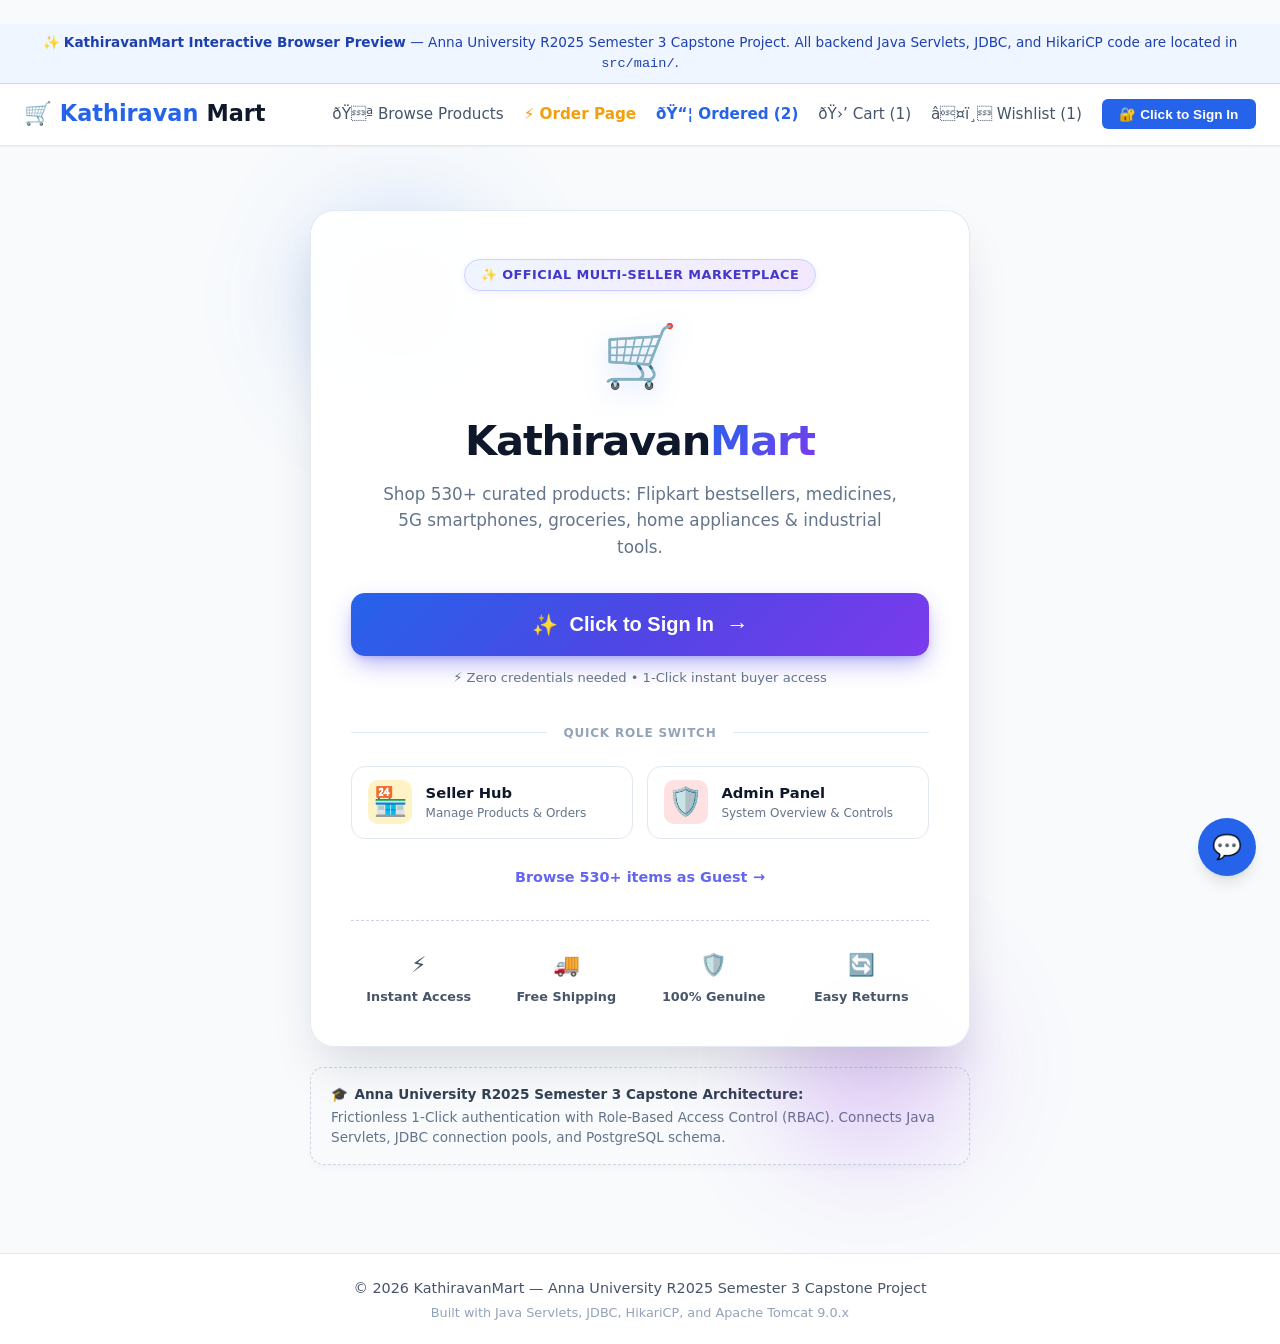
<file: index.html>
﻿﻿<!DOCTYPE html>
<html lang="en">
<head>
    <meta charset="UTF-8">
    <meta name="viewport" content="width=device-width, initial-scale=1.0">
    <title>KathiravanMart — Multi-Seller E-Commerce Marketplace</title>
    <link rel="stylesheet" href="src/main/webapp/css/style.css">
    <style>
        .view-section { display: none; }
        .view-section.active { display: block; }
        .nav-links a { cursor: pointer; }
        .role-selector {
            background: #f1f5f9;
            border: 1px solid #cbd5e1;
            padding: 0.35rem 0.75rem;
            border-radius: 6px;
            font-size: 0.85rem;
            font-weight: 600;
        }
        .banner-notice {
            background: #eff6ff;
            border-bottom: 1px solid #bfdbfe;
            color: #1e40af;
            font-size: 0.85rem;
            padding: 0.5rem 1rem;
            text-align: center;
        }

        /* Luxury & Attractive Login Page Styling */
        .login-wrap {
            position: relative;
            max-width: 660px;
            margin: 2rem auto 3.5rem auto;
        }
        .login-glow-bg-1 {
            position: absolute;
            top: -40px;
            left: -40px;
            width: 260px;
            height: 260px;
            background: radial-gradient(circle, rgba(59, 130, 246, 0.35) 0%, transparent 70%);
            border-radius: 50%;
            filter: blur(45px);
            z-index: 0;
            pointer-events: none;
            animation: pulseGlow 6s ease-in-out infinite alternate;
        }
        .login-glow-bg-2 {
            position: absolute;
            bottom: -40px;
            right: -40px;
            width: 280px;
            height: 280px;
            background: radial-gradient(circle, rgba(147, 51, 234, 0.3) 0%, transparent 70%);
            border-radius: 50%;
            filter: blur(45px);
            z-index: 0;
            pointer-events: none;
            animation: pulseGlow 8s ease-in-out infinite alternate-reverse;
        }
        @keyframes pulseGlow {
            0% { transform: scale(0.95); opacity: 0.6; }
            100% { transform: scale(1.15); opacity: 0.95; }
        }
        .login-card-luxury {
            position: relative;
            z-index: 1;
            background: rgba(255, 255, 255, 0.96);
            backdrop-filter: blur(20px);
            -webkit-backdrop-filter: blur(20px);
            border: 1px solid rgba(226, 232, 240, 0.9);
            border-radius: 24px;
            box-shadow: 0 25px 50px -12px rgba(15, 23, 42, 0.15), 0 0 0 1px rgba(255, 255, 255, 0.8) inset;
            padding: 3rem 2.5rem 2.5rem 2.5rem;
            text-align: center;
        }
        .login-brand-badge {
            display: inline-flex;
            align-items: center;
            gap: 0.45rem;
            background: linear-gradient(135deg, #eff6ff 0%, #f3e8ff 100%);
            color: #4338ca;
            border: 1px solid #c7d2fe;
            padding: 0.35rem 1rem;
            border-radius: 50px;
            font-size: 0.8rem;
            font-weight: 700;
            letter-spacing: 0.5px;
            text-transform: uppercase;
            margin-bottom: 1.25rem;
            box-shadow: 0 2px 6px rgba(99, 102, 241, 0.1);
        }
        .login-btn-cta {
            width: 100%;
            padding: 1.15rem 1.75rem;
            font-size: 1.25rem;
            font-weight: 800;
            color: #ffffff;
            background: linear-gradient(135deg, #2563eb 0%, #4f46e5 50%, #7c3aed 100%);
            border: none;
            border-radius: 14px;
            box-shadow: 0 10px 25px -4px rgba(79, 70, 229, 0.45), 0 4px 6px -2px rgba(79, 70, 229, 0.2);
            display: flex;
            align-items: center;
            justify-content: center;
            gap: 0.75rem;
            cursor: pointer;
            transition: all 0.25s cubic-bezier(0.4, 0, 0.2, 1);
        }
        .login-btn-cta:hover {
            transform: translateY(-2px);
            box-shadow: 0 16px 32px -4px rgba(79, 70, 229, 0.55), 0 6px 12px -2px rgba(79, 70, 229, 0.3);
            background: linear-gradient(135deg, #1d4ed8 0%, #4338ca 50%, #6d28d9 100%);
        }
        .login-btn-cta:active {
            transform: translateY(0);
        }
        .role-pill-card {
            background: #ffffff;
            border: 1.5px solid #e2e8f0;
            border-radius: 14px;
            padding: 0.85rem 1rem;
            display: flex;
            align-items: center;
            gap: 0.85rem;
            cursor: pointer;
            transition: all 0.2s ease;
            text-align: left;
        }
        .role-pill-card:hover {
            border-color: #6366f1;
            background: #f8faff;
            transform: translateY(-2px);
            box-shadow: 0 6px 14px rgba(99, 102, 241, 0.12);
        }
        .perks-bar {
            display: grid;
            grid-template-columns: repeat(4, 1fr);
            gap: 0.75rem;
            margin-top: 2rem;
            padding-top: 1.75rem;
            border-top: 1px dashed #cbd5e1;
        }
        @media (max-width: 600px) {
            .perks-bar { grid-template-columns: repeat(2, 1fr); }
            .login-card-luxury { padding: 2rem 1.25rem; }
        }
        .perk-item {
            font-size: 0.8rem;
            color: #475569;
            display: flex;
            flex-direction: column;
            align-items: center;
            gap: 0.3rem;
            font-weight: 600;
        }
        .perk-icon {
            font-size: 1.35rem;
        }
            /* Order Stepper and Timeline Styles */
        .order-filter-pill {
            background: #f1f5f9;
            color: #475569;
            border: 1px solid #cbd5e1;
            padding: 0.45rem 1rem;
            border-radius: 20px;
            font-size: 0.85rem;
            font-weight: 700;
            cursor: pointer;
            transition: all 0.2s ease;
        }
        .order-filter-pill:hover, .order-filter-pill.active {
            background: #2563eb;
            color: #ffffff;
            border-color: #2563eb;
            box-shadow: 0 4px 10px rgba(37, 99, 235, 0.25);
        }
        .order-step-bar {
            display: flex;
            align-items: center;
            justify-content: space-between;
            position: relative;
            margin: 1.25rem 0;
            padding: 0 1rem;
        }
        .order-step-bar::before {
            content: '';
            position: absolute;
            top: 14px;
            left: 2rem;
            right: 2rem;
            height: 3px;
            background: #e2e8f0;
            z-index: 0;
        }
        .order-step-item {
            position: relative;
            z-index: 1;
            display: flex;
            flex-direction: column;
            align-items: center;
            text-align: center;
            font-size: 0.75rem;
            color: #64748b;
            font-weight: 600;
        }
        .order-step-dot {
            width: 28px;
            height: 28px;
            border-radius: 50%;
            background: #cbd5e1;
            color: #fff;
            display: flex;
            align-items: center;
            justify-content: center;
            font-size: 0.8rem;
            margin-bottom: 0.35rem;
            font-weight: 700;
        }
        .order-step-item.completed .order-step-dot {
            background: #10b981;
        }
        .order-step-item.active .order-step-dot {
            background: #2563eb;
            box-shadow: 0 0 0 4px rgba(37, 99, 235, 0.2);
        }
        .order-step-item.completed, .order-step-item.active {
            color: #0f172a;
        }

        /* Standalone Modal Overlays */
        .km-modal-overlay {
            position: fixed;
            top: 0;
            left: 0;
            right: 0;
            bottom: 0;
            background: rgba(15, 23, 42, 0.7);
            backdrop-filter: blur(4px);
            display: none;
            justify-content: center;
            align-items: center;
            z-index: 9999;
            padding: 1rem;
        }
        .km-modal-card {
            background: #ffffff;
            border-radius: 16px;
            max-width: 620px;
            width: 100%;
            max-height: 90vh;
            overflow-y: auto;
            box-shadow: 0 25px 50px -12px rgba(0, 0, 0, 0.25);
            padding: 2rem;
            position: relative;
        }
    </style>
</head>
<body>

<div class="banner-notice">
    ✨ <strong>KathiravanMart Interactive Browser Preview</strong> — Anna University R2025 Semester 3 Capstone Project. All backend Java Servlets, JDBC, and HikariCP code are located in <code>src/main/</code>.
</div>

<!-- Header & Navbar -->
<header class="navbar">
    <a href="#" onclick="handleBrandClick()" class="brand">
        🛒 Kathiravan<span>Mart</span>
    </a>
    <nav>
                <ul class="nav-links">
            <li><a onclick="showView('catalog')">ðŸª Browse Products</a></li>
            <li><a onclick="showView('checkout')" style="color: #f59e0b; font-weight: 700;">⚡ Order Page</a></li>
            <li><a onclick="showView('orders')" style="color: #2563eb; font-weight: 700;">ðŸ“¦ Ordered (<span id="ordersCount">2</span>)</a></li>
            <li id="navCart"><a onclick="showView('cart')">ðŸ›’ Cart (<span id="cartCount">0</span>)</a></li>
            <li id="navWishlist"><a onclick="showView('wishlist')">â¤ï¸ Wishlist (<span id="wishCount">0</span>)</a></li>
            <li id="navSeller" style="display:none;"><a onclick="showView('seller')">ðŸ“Š Seller Hub</a></li>
            <li id="navAdmin" style="display:none;"><a onclick="showView('admin')">âš™ï¸ Admin Panel</a></li>
            
            <!-- Logged Out State -->
            <li id="navAuthLoggedOut">
                <button type="button" onclick="quickLogin('BUYER')" class="btn btn-primary btn-sm" style="font-weight: 700; padding: 0.45rem 1.1rem; border-radius: 6px; cursor: pointer;">
                    🔐 Click to Sign In
                </button>
            </li>

            <!-- Logged In State -->
            <li id="navAuthLoggedIn" style="display:none; align-items: center; gap: 0.6rem;">
                <span id="userStatusBadge" class="user-badge" style="background:#e0e7ff; color:#3730a3;">BUYER</span>
                <span id="userNameDisplay" style="font-size: 0.85rem; font-weight: 600; color: var(--gray-700);">Aditya</span>
                <button type="button" onclick="performLogout()" class="btn btn-secondary btn-sm" style="padding: 0.35rem 0.75rem; font-size: 0.8rem; border-radius: 6px; cursor: pointer;">
                    Logout
                </button>
            </li>
        </ul>
    </nav>
</header>

<div class="container">

    <!-- 0. LOGIN VIEW (Initial Landing Screen) -->
    <div id="view-login" class="view-section active">
        <div class="login-wrap">
            <div class="login-glow-bg-1"></div>
            <div class="login-glow-bg-2"></div>

            <div class="login-card-luxury">
                <div class="login-brand-badge">
                    <span>✨ Official Multi-Seller Marketplace</span>
                </div>
                
                <div style="font-size: 3.8rem; margin-bottom: 0.5rem; filter: drop-shadow(0 6px 12px rgba(37,99,235,0.25));">
                    🛒
                </div>

                <h1 style="font-size: 2.6rem; font-weight: 900; color: #0f172a; margin-bottom: 0.5rem; letter-spacing: -0.03em;">
                    Kathiravan<span style="background: linear-gradient(135deg, #2563eb, #7c3aed); -webkit-background-clip: text; -webkit-text-fill-color: transparent;">Mart</span>
                </h1>

                <p style="color: #64748b; font-size: 1.05rem; margin-bottom: 2rem; line-height: 1.6; max-width: 520px; margin-left: auto; margin-right: auto;">
                    Shop 530+ curated products: Flipkart bestsellers, medicines, 5G smartphones, groceries, home appliances & industrial tools.
                </p>

                <div id="loginAlertBox" style="display:none; margin-bottom: 1.5rem; padding: 0.85rem 1.25rem; border-radius: 10px; font-size: 0.95rem; font-weight: 500;"></div>

                <!-- INSTANT 1-CLICK SIGN IN: NO EMAIL, NO PASSWORD NEEDED! -->
                <button type="button" onclick="quickLogin('BUYER')" class="login-btn-cta">
                    <span style="font-size: 1.3rem;">✨</span>
                    <span>Click to Sign In</span>
                    <span style="font-size: 1.4rem;">&rarr;</span>
                </button>
                <div style="font-size: 0.82rem; color: #64748b; margin-top: 0.75rem; font-weight: 500;">
                    ⚡ Zero credentials needed • 1-Click instant buyer access
                </div>

                <div style="margin: 2.25rem 0 1.5rem 0; display: flex; align-items: center; text-align: center; color: #94a3b8;">
                    <div style="flex: 1; border-bottom: 1px solid #e2e8f0;"></div>
                    <span style="padding: 0 1rem; font-size: 0.75rem; font-weight: 700; text-transform: uppercase; letter-spacing: 0.8px;">Quick Role Switch</span>
                    <div style="flex: 1; border-bottom: 1px solid #e2e8f0;"></div>
                </div>

                <!-- 1-Click Role Switches -->
                <div style="display: grid; grid-template-columns: 1fr 1fr; gap: 0.85rem;">
                    <div class="role-pill-card" onclick="quickLogin('SELLER')">
                        <div style="font-size: 1.75rem; background: #fef3c7; border-radius: 10px; width: 44px; height: 44px; display: flex; align-items: center; justify-content: center;">
                            🏪
                        </div>
                        <div>
                            <div style="font-weight: 700; color: #0f172a; font-size: 0.92rem;">Seller Hub</div>
                            <div style="font-size: 0.75rem; color: #64748b;">Manage Products & Orders</div>
                        </div>
                    </div>

                    <div class="role-pill-card" onclick="quickLogin('ADMIN')">
                        <div style="font-size: 1.75rem; background: #fee2e2; border-radius: 10px; width: 44px; height: 44px; display: flex; align-items: center; justify-content: center;">
                            🛡️
                        </div>
                        <div>
                            <div style="font-weight: 700; color: #0f172a; font-size: 0.92rem;">Admin Panel</div>
                            <div style="font-size: 0.75rem; color: #64748b;">System Overview & Controls</div>
                        </div>
                    </div>
                </div>

                <div style="margin-top: 1.75rem;">
                    <a href="#" onclick="showView('catalog')" style="color: #6366f1; font-weight: 600; font-size: 0.9rem; text-decoration: none; display: inline-flex; align-items: center; gap: 0.35rem;">
                        <span>Browse 530+ items as Guest</span> <span>&rarr;</span>
                    </a>
                </div>

                <!-- Trust Perks Bar -->
                <div class="perks-bar">
                    <div class="perk-item">
                        <span class="perk-icon">⚡</span>
                        <span>Instant Access</span>
                    </div>
                    <div class="perk-item">
                        <span class="perk-icon">🚚</span>
                        <span>Free Shipping</span>
                    </div>
                    <div class="perk-item">
                        <span class="perk-icon">🛡️</span>
                        <span>100% Genuine</span>
                    </div>
                    <div class="perk-item">
                        <span class="perk-icon">🔄</span>
                        <span>Easy Returns</span>
                    </div>
                </div>
            </div>

            <!-- Hint for Viva / Evaluators -->
            <div style="margin-top: 1.25rem; background: rgba(248, 250, 252, 0.9); border: 1px dashed #cbd5e1; border-radius: 14px; font-size: 0.85rem; padding: 1rem 1.25rem; text-align: left; box-shadow: 0 4px 6px -1px rgba(0,0,0,0.03);">
                <div style="font-weight: 700; color: #334155; margin-bottom: 0.25rem; display: flex; align-items: center; gap: 0.4rem;">
                    <span>🎓</span> Anna University R2025 Semester 3 Capstone Architecture:
                </div>
                <div style="color: #64748b; line-height: 1.45;">
                    Frictionless 1-Click authentication with Role-Based Access Control (RBAC). Connects Java Servlets, JDBC connection pools, and PostgreSQL schema.
                </div>
            </div>
        </div>
    </div>

    <!-- 1. CATALOG VIEW (F3) -->
    <div id="view-catalog" class="view-section">
        <div class="hero">
            <h1>Everyday Essentials, Flipkart Bestsellers, Mobiles & Industrial Gear</h1>
            <p>580+ Products across Food Products & Groceries, Flipkart Bestsellers, Medicines & Pharmacy, Flagship Smartphones, Daily Groceries, Industrial Tools & Fashion.</p>
            <div class="search-bar" style="display: flex; gap: 0.5rem; flex-wrap: wrap; justify-content: center; max-width: 960px; margin: 0 auto;">
                <select id="catFilter" class="category-select" onchange="filterProducts()" style="min-width: 175px; font-weight: 500;">
                    <option value="ALL">All Categories (580+)</option>
                    <option value="Food Products">ðŸ² Food Products (50+)</option>
                    <option value="Flipkart Bestsellers">🛍️ Flipkart Bestsellers</option>
                    <option value="Mobile Phones & Tech">📱 Mobile Phones & Tech</option>
                    <option value="Laptops & Computers">💻 Laptops & Computers</option>
                    <option value="Gaming & Consoles">🎮 Gaming & Consoles</option>
                    <option value="Cameras & Drones">📷 Cameras & Drones</option>
                    <option value="Smart TVs & Audio">📺 Smart TVs & Audio</option>
                    <option value="Musical Instruments">🎸 Musical Instruments</option>
                    <option value="Industrial & Tools">🛠️ Industrial & Tools</option>
                    <option value="Medicines & Pharmacy">💊 Medicines & Pharmacy</option>
                    <option value="Kitchen & Dining">🍳 Kitchen & Dining</option>
                    <option value="Furniture & Decor">🛋️ Furniture & Decor</option>
                    <option value="Groceries & Gourmet">🍚 Groceries & Gourmet</option>
                    <option value="Footwear & Shoes">👟 Footwear & Shoes</option>
                    <option value="Clothes & Fashion">👕 Clothes & Fashion</option>
                    <option value="Perfumes & Beauty">🧴 Perfumes & Beauty</option>
                    <option value="Sports & Fitness">🏋️ Sports & Fitness</option>
                    <option value="Cycles & Adventure">🚴 Cycles & Adventure</option>
                    <option value="Baby & Kids Toys">👶 Baby & Kids Toys</option>
                    <option value="Pet Supplies">🐶 Pet Supplies</option>
                    <option value="Plants & Gardening">🌿 Plants & Gardening</option>
                    <option value="Safety & Security">🧯 Safety & Security</option>
                    <option value="Books & Stationery">📚 Books & Stationery</option>
                    <option value="Automotive & Biking">🚗 Automotive & Biking</option>
                    <option value="Watches & Travel">⌚ Watches & Travel</option>
                </select>
                <select id="priceFilter" class="category-select" onchange="filterProducts()" style="min-width: 175px; font-weight: 600; color: #047857; border: 2px solid #10b981;">
                    <option value="ALL">🏷️ All Prices</option>
                    <option value="500">⚡ Under ₹500 (180+ Deals)</option>
                    <option value="1000">🔥 Under ₹1,000 (300+ Deals)</option>
                    <option value="2000">₹ Under ₹2,000</option>
                    <option value="3000">₹ Under ₹3,000</option>
                    <option value="3001">₹ Above ₹3,000</option>
                </select>
                <input type="text" id="searchInput" class="search-input" placeholder="Search boAt, Paracetamol, Dettol, Volini, iPhone, drill, rice, shoes..." oninput="filterProducts()" style="min-width: 240px;">
                <select id="sortFilter" class="category-select" onchange="filterProducts()" style="min-width: 140px; font-weight: 500;">
                    <option value="featured">Featured</option>
                    <option value="price-asc">Price: Low to High</option>
                    <option value="price-desc">Price: High to Low</option>
                    <option value="rating-desc">Top Rated</option>
                </select>
                <button class="btn btn-primary" onclick="filterProducts()">Search</button>
            </div>

            <!-- Quick Filter Pills -->
            <div style="display: flex; gap: 0.5rem; flex-wrap: wrap; justify-content: center; margin-top: 1.25rem;">
                <button type="button" class="btn btn-sm" onclick="setQuickFilter('Food Products')" style="background: linear-gradient(135deg, #16a34a, #15803d); color: white; border: none; font-weight: bold; border-radius: 20px; padding: 0.35rem 0.85rem; font-size: 0.85rem; box-shadow: 0 3px 8px rgba(22, 163, 74, 0.4);">ðŸ² Food Products (50+)</button>
                <button type="button" class="btn btn-sm" onclick="setQuickFilter('ALL')" id="pill-all" style="background: rgba(255,255,255,0.25); color: white; border: 1px solid rgba(255,255,255,0.4); border-radius: 20px; padding: 0.35rem 0.85rem; font-size: 0.85rem;">All Products (580)</button>
                <button type="button" class="btn btn-sm" onclick="setQuickFilter('Flipkart Bestsellers')" style="background: #2874f0; color: white; border: none; font-weight: bold; border-radius: 20px; padding: 0.35rem 0.85rem; font-size: 0.85rem; box-shadow: 0 2px 4px rgba(0,0,0,0.2);">🛍️ Flipkart Bestsellers</button>
                <button type="button" class="btn btn-sm" onclick="setQuickFilter('Mobile Phones & Tech')" style="background: #2563eb; color: white; border: none; font-weight: bold; border-radius: 20px; padding: 0.35rem 0.85rem; font-size: 0.85rem; box-shadow: 0 2px 4px rgba(0,0,0,0.2);">📱 Mobiles</button>
                <button type="button" class="btn btn-sm" onclick="setQuickFilter('Laptops & Computers')" style="background: #0284c7; color: white; border: none; font-weight: bold; border-radius: 20px; padding: 0.35rem 0.85rem; font-size: 0.85rem; box-shadow: 0 2px 4px rgba(0,0,0,0.2);">💻 Laptops</button>
                <button type="button" class="btn btn-sm" onclick="setQuickFilter('Gaming & Consoles')" style="background: #7c3aed; color: white; border: none; font-weight: bold; border-radius: 20px; padding: 0.35rem 0.85rem; font-size: 0.85rem; box-shadow: 0 2px 4px rgba(0,0,0,0.2);">🎮 PS5 & Gaming</button>
                <button type="button" class="btn btn-sm" onclick="setQuickFilter('Cameras & Drones')" style="background: #0d9488; color: white; border: none; font-weight: bold; border-radius: 20px; padding: 0.35rem 0.85rem; font-size: 0.85rem; box-shadow: 0 2px 4px rgba(0,0,0,0.2);">📷 Cameras & Drones</button>
                <button type="button" class="btn btn-sm" onclick="setQuickFilter('Musical Instruments')" style="background: #d97706; color: white; border: none; font-weight: bold; border-radius: 20px; padding: 0.35rem 0.85rem; font-size: 0.85rem; box-shadow: 0 2px 4px rgba(0,0,0,0.2);">🎸 Guitars & Music</button>
                <button type="button" class="btn btn-sm" onclick="setQuickFilter('Industrial & Tools')" style="background: #ea580c; color: white; border: none; font-weight: bold; border-radius: 20px; padding: 0.35rem 0.85rem; font-size: 0.85rem; box-shadow: 0 2px 4px rgba(0,0,0,0.2);">🛠️ Industrial & Tools</button>
                <button type="button" class="btn btn-sm" onclick="setQuickFilter('Medicines & Pharmacy')" style="background: #e11d48; color: white; border: none; font-weight: bold; border-radius: 20px; padding: 0.35rem 0.85rem; font-size: 0.85rem; box-shadow: 0 2px 4px rgba(0,0,0,0.2);">💊 Medicines</button>
                <button type="button" class="btn btn-sm" onclick="setQuickFilter('Smart TVs & Audio')" style="background: #4f46e5; color: white; border: none; font-weight: bold; border-radius: 20px; padding: 0.35rem 0.85rem; font-size: 0.85rem; box-shadow: 0 2px 4px rgba(0,0,0,0.2);">📺 4K Smart TVs</button>
                <button type="button" class="btn btn-sm" onclick="setQuickFilter('Kitchen & Dining')" style="background: #b45309; color: white; border: none; font-weight: bold; border-radius: 20px; padding: 0.35rem 0.85rem; font-size: 0.85rem; box-shadow: 0 2px 4px rgba(0,0,0,0.2);">🍳 Kitchen</button>
                <button type="button" class="btn btn-sm" onclick="setQuickFilter('Furniture & Decor')" style="background: #78350f; color: white; border: none; font-weight: bold; border-radius: 20px; padding: 0.35rem 0.85rem; font-size: 0.85rem; box-shadow: 0 2px 4px rgba(0,0,0,0.2);">🛋️ Furniture</button>
                <button type="button" class="btn btn-sm" onclick="setQuickFilter('Groceries & Gourmet')" style="background: #15803d; color: white; border: none; font-weight: bold; border-radius: 20px; padding: 0.35rem 0.85rem; font-size: 0.85rem; box-shadow: 0 2px 4px rgba(0,0,0,0.2);">🍚 Groceries</button>
                <button type="button" class="btn btn-sm" onclick="setQuickFilter('Footwear & Shoes')" style="background: #475569; color: white; border: none; font-weight: bold; border-radius: 20px; padding: 0.35rem 0.85rem; font-size: 0.85rem; box-shadow: 0 2px 4px rgba(0,0,0,0.2);">👟 Footwear</button>
                <button type="button" class="btn btn-sm" onclick="setQuickFilter('Clothes & Fashion')" style="background: #db2777; color: white; border: none; font-weight: bold; border-radius: 20px; padding: 0.35rem 0.85rem; font-size: 0.85rem; box-shadow: 0 2px 4px rgba(0,0,0,0.2);">👕 Clothes</button>
                <button type="button" class="btn btn-sm" onclick="setQuickFilter('Perfumes & Beauty')" style="background: #be185d; color: white; border: none; font-weight: bold; border-radius: 20px; padding: 0.35rem 0.85rem; font-size: 0.85rem; box-shadow: 0 2px 4px rgba(0,0,0,0.2);">🧴 Perfumes</button>
                <button type="button" class="btn btn-sm" onclick="setQuickFilter('Sports & Fitness')" style="background: #059669; color: white; border: none; font-weight: bold; border-radius: 20px; padding: 0.35rem 0.85rem; font-size: 0.85rem; box-shadow: 0 2px 4px rgba(0,0,0,0.2);">🏋️ Fitness & Gym</button>
                <button type="button" class="btn btn-sm" onclick="setQuickFilter('Cycles & Adventure')" style="background: #047857; color: white; border: none; font-weight: bold; border-radius: 20px; padding: 0.35rem 0.85rem; font-size: 0.85rem; box-shadow: 0 2px 4px rgba(0,0,0,0.2);">🚴 Bicycles & Tents</button>
                <button type="button" class="btn btn-sm" onclick="setQuickFilter('Baby & Kids Toys')" style="background: #f43f5e; color: white; border: none; font-weight: bold; border-radius: 20px; padding: 0.35rem 0.85rem; font-size: 0.85rem; box-shadow: 0 2px 4px rgba(0,0,0,0.2);">👶 Baby & Toys</button>
                <button type="button" class="btn btn-sm" onclick="setQuickFilter('Pet Supplies')" style="background: #eab308; color: #78350f; border: none; font-weight: bold; border-radius: 20px; padding: 0.35rem 0.85rem; font-size: 0.85rem; box-shadow: 0 2px 4px rgba(0,0,0,0.2);">🐶 Pet Supplies</button>
                <button type="button" class="btn btn-sm" onclick="setQuickFilter('Plants & Gardening')" style="background: #16a34a; color: white; border: none; font-weight: bold; border-radius: 20px; padding: 0.35rem 0.85rem; font-size: 0.85rem; box-shadow: 0 2px 4px rgba(0,0,0,0.2);">🌿 Plants & Bonsai</button>
                <button type="button" class="btn btn-sm" onclick="setQuickFilter('Safety & Security')" style="background: #dc2626; color: white; border: none; font-weight: bold; border-radius: 20px; padding: 0.35rem 0.85rem; font-size: 0.85rem; box-shadow: 0 2px 4px rgba(0,0,0,0.2);">🧯 Fire & CCTV</button>
                <button type="button" class="btn btn-sm" onclick="setQuickFilter('Books & Stationery')" style="background: #9333ea; color: white; border: none; font-weight: bold; border-radius: 20px; padding: 0.35rem 0.85rem; font-size: 0.85rem; box-shadow: 0 2px 4px rgba(0,0,0,0.2);">📚 Books & Journals</button>
                <button type="button" class="btn btn-sm" onclick="setQuickFilter('Automotive & Biking')" style="background: #312e81; color: white; border: none; font-weight: bold; border-radius: 20px; padding: 0.35rem 0.85rem; font-size: 0.85rem; box-shadow: 0 2px 4px rgba(0,0,0,0.2);">🚗 Auto & Helmets</button>
                <button type="button" class="btn btn-sm" onclick="setQuickFilter('Watches & Travel')" style="background: #1e293b; color: white; border: none; font-weight: bold; border-radius: 20px; padding: 0.35rem 0.85rem; font-size: 0.85rem; box-shadow: 0 2px 4px rgba(0,0,0,0.2);">⌚ Watches & Luggage</button>
                <button type="button" class="btn btn-sm" onclick="setQuickFilter('UNDER_1000')" id="pill-1000" style="background: #10b981; color: white; border: none; font-weight: bold; border-radius: 20px; padding: 0.35rem 0.85rem; font-size: 0.85rem; box-shadow: 0 2px 4px rgba(0,0,0,0.2);">🔥 Deals Under ₹1,000 (310+)</button>
                <button type="button" class="btn btn-sm" onclick="setQuickFilter('UNDER_500')" id="pill-500" style="background: #ef4444; color: white; border: none; font-weight: bold; border-radius: 20px; padding: 0.35rem 0.85rem; font-size: 0.85rem; box-shadow: 0 2px 4px rgba(0,0,0,0.2);">⚡ Steals Under ₹500 (190+)</button>
            </div>
        </div>

        <div style="display: flex; justify-content: space-between; align-items: center; margin-bottom: 1rem;">
            <h2>Catalog Listings</h2>
            <span style="color: var(--gray-600); font-size: 0.9rem;" id="productCountText">Showing 7 products</span>
        </div>

        <div class="product-grid" id="productGrid">
            <!-- Dynamic products rendered via JS -->
        </div>
    </div>

    <!-- 2. CART VIEW (F4) -->
    <div id="view-cart" class="view-section">
        <h1 style="margin-bottom: 1.5rem;">Your Shopping Cart (F4)</h1>
        <div class="card">
            <div class="table-responsive">
                <table class="table">
                    <thead>
                        <tr>
                            <th>Product</th>
                            <th>Unit Price</th>
                            <th>Quantity</th>
                            <th>Subtotal</th>
                            <th>Action</th>
                        </tr>
                    </thead>
                    <tbody id="cartTableBody">
                        <!-- Dynamic Cart items -->
                    </tbody>
                </table>
            </div>

            <div style="margin-top: 2rem; padding-top: 1.5rem; border-top: 2px solid var(--gray-200); display: flex; justify-content: space-between; align-items: center;">
                <div>
                    <button onclick="showView('catalog')" class="btn btn-secondary">&larr; Continue Shopping</button>
                </div>
                <div style="text-align: right;">
                    <span style="font-size: 1.1rem; color: var(--gray-600);">Running Total:</span>
                    <div style="font-size: 1.8rem; font-weight: 800; color: var(--primary);" id="runningTotalDisplay">
                        ₹4,999.00
                    </div>
                    <button onclick="showView('checkout')" class="btn btn-success" style="margin-top: 0.75rem; padding: 0.75rem 2rem; font-size: 1rem;">
                        Proceed to Checkout &rarr;
                    </button>
                </div>
            </div>
        </div>
    </div>

        <!-- 3. FAST ORDER & CHECKOUT VIEW -->
    <div id="view-checkout" class="view-section">
        <div style="display: flex; justify-content: space-between; align-items: center; margin-bottom: 1.5rem;">
            <div>
                <h1 style="font-size: 2rem; font-weight: 800; color: #0f172a; margin-bottom: 0.25rem;">⚡ Direct Order & Fast Checkout</h1>
                <p style="color: #64748b; font-size: 0.95rem;">Review your items, choose payment method, and confirm your order in one click.</p>
            </div>
            <div>
                <button type="button" onclick="showView('catalog')" class="btn btn-secondary btn-sm">&larr; Back to Products</button>
                <button type="button" onclick="showView('orders')" class="btn btn-primary btn-sm" style="margin-left: 0.5rem;">ðŸ“¦ View Ordered Items</button>
            </div>
        </div>

        <div id="checkoutEmptyState" style="display:none; text-align:center; padding: 4rem 1.5rem; background:#fff; border-radius:16px; border:1px solid #e2e8f0; box-shadow:0 4px 6px -1px rgba(0,0,0,0.05);">
            <div style="font-size: 4rem; margin-bottom: 1rem;">ðŸ›ï¸</div>
            <h2 style="font-weight: 800; color:#1e293b; margin-bottom: 0.5rem;">Your Order Page is Empty</h2>
            <p style="color:#64748b; max-width: 480px; margin: 0 auto 1.5rem auto;">Select any of our 530+ products and click <strong>"⚡ Buy Now"</strong> to proceed directly to order placement!</p>
            <button type="button" onclick="showView('catalog')" class="btn btn-primary" style="padding: 0.75rem 2.25rem; font-size: 1rem; font-weight: 700; border-radius: 8px;">Explore All Products &rarr;</button>
        </div>

        <div id="checkoutContentGrid" style="display: grid; grid-template-columns: 1.4fr 1fr; gap: 2rem;">
            <div>
                <!-- 1. Delivery Address Card -->
                <div class="card" style="border-radius:14px; border:1px solid #e2e8f0; margin-bottom: 1.5rem;">
                    <div style="display: flex; justify-content: space-between; align-items: center; margin-bottom: 1rem;">
                        <h3 style="font-size: 1.15rem; font-weight: 700; color: #1e293b;">ðŸ“ 1. Delivery Address</h3>
                        <span style="background: #ecfdf5; color: #047857; font-size: 0.75rem; font-weight: 700; padding: 0.2rem 0.6rem; border-radius: 20px;">DEFAULT ADDRESS</span>
                    </div>
                    <div style="background: #f8fafc; border: 1px solid #e2e8f0; border-radius: 10px; padding: 1rem; margin-bottom: 1rem;">
                        <div style="font-weight: 700; color: #0f172a; margin-bottom: 0.25rem;">Kathiravan D (Home) â€” +91 98765 43210</div>
                        <div style="font-size: 0.9rem; color: #475569;">42 Anna Salai, Guindy Industrial Estate, Chennai, Tamil Nadu - 600025</div>
                    </div>
                    <div class="form-group">
                        <label for="checkoutAddress" style="font-size: 0.85rem; font-weight: 600; color: #64748b;">Update Delivery Instructions / Address:</label>
                        <textarea id="checkoutAddress" class="form-control" rows="2" style="border-radius:8px; font-size: 0.9rem;">42 Anna Salai, Guindy, Chennai, Tamil Nadu - 600025</textarea>
                    </div>
                </div>

                <!-- 2. Fast Delivery Card -->
                <div class="card" style="border-radius:14px; border:1px solid #e2e8f0; margin-bottom: 1.5rem; background: #faf5ff;">
                    <div style="display: flex; align-items: center; gap: 0.75rem;">
                        <div style="font-size: 2rem;">ðŸšš</div>
                        <div>
                            <div style="font-weight: 700; color: #6b21a8;">FREE Express Guaranteed Delivery</div>
                            <div style="font-size: 0.85rem; color: #7e22ce;">Order will arrive by <strong>Tomorrow, 5:00 PM</strong>. Handled with verified safety packaging.</div>
                        </div>
                    </div>
                </div>

                <!-- 3. Payment Mode Selection -->
                <div class="card" style="border-radius:14px; border:1px solid #e2e8f0;">
                    <h3 style="font-size: 1.15rem; font-weight: 700; color: #1e293b; margin-bottom: 1rem;">ðŸ’³ 2. Choose Payment Option</h3>
                    
                    <div style="display: flex; flex-direction: column; gap: 0.75rem; margin-bottom: 1.5rem;">
                        <label style="display: flex; align-items: center; gap: 0.75rem; padding: 0.85rem; border: 1.5px solid #2563eb; background: #eff6ff; border-radius: 8px; cursor: pointer;">
                            <input type="radio" name="paymentMethod" value="Instant 1-Click Mock Payment" checked>
                            <div>
                                <strong style="color: #1e40af;">⚡ Instant 1-Click Mock Payment (Recommended)</strong>
                                <div style="font-size: 0.8rem; color: #3b82f6;">Simulated zero-friction approval â€” places order instantly without entering card numbers.</div>
                            </div>
                        </label>
                        <label style="display: flex; align-items: center; gap: 0.75rem; padding: 0.85rem; border: 1px solid #cbd5e1; border-radius: 8px; cursor: pointer;">
                            <input type="radio" name="paymentMethod" value="UPI (Google Pay / PhonePe)">
                            <div>
                                <strong>ðŸ“± UPI (Google Pay / PhonePe / Paytm / BHIM)</strong>
                                <div style="font-size: 0.8rem; color: #64748b;">Pay via UPI QR or VPA ID</div>
                            </div>
                        </label>
                        <label style="display: flex; align-items: center; gap: 0.75rem; padding: 0.85rem; border: 1px solid #cbd5e1; border-radius: 8px; cursor: pointer;">
                            <input type="radio" name="paymentMethod" value="Cash on Delivery (COD)">
                            <div>
                                <strong>ðŸ’µ Cash on Delivery (COD)</strong>
                                <div style="font-size: 0.8rem; color: #64748b;">Pay cash at your doorstep when courier delivers your parcel</div>
                            </div>
                        </label>
                        <label style="display: flex; align-items: center; gap: 0.75rem; padding: 0.85rem; border: 1px solid #cbd5e1; border-radius: 8px; cursor: pointer;">
                            <input type="radio" name="paymentMethod" value="Credit / Debit Card">
                            <div>
                                <strong>ðŸ’³ Credit / Debit / ATM Card</strong>
                                <div style="font-size: 0.8rem; color: #64748b;">Visa, MasterCard, RuPay, Maestro</div>
                            </div>
                        </label>
                    </div>

                    <button onclick="placeOrder()" class="btn btn-success" style="width: 100%; padding: 1rem; font-size: 1.15rem; font-weight: 800; border-radius: 10px; background: #16a34a; box-shadow: 0 4px 14px rgba(22, 163, 74, 0.35); cursor: pointer;">
                        ⚡ Place & Confirm Order (<span id="checkoutTotalBtn">₹0.00</span>)
                    </button>
                    <div style="text-align: center; font-size: 0.8rem; color: #64748b; margin-top: 0.75rem;">
                        ðŸ”’ 256-Bit SSL Encrypted & Protected by KathiravanMart Buyer Guarantee
                    </div>
                </div>
            </div>

            <!-- Right Column: Order Summary Details -->
            <div>
                <div class="card" style="border-radius:14px; border:1px solid #e2e8f0; position: sticky; top: 80px;">
                    <h3 style="margin-bottom: 1rem; border-bottom: 1px solid var(--gray-200); padding-bottom: 0.75rem; font-size: 1.15rem; font-weight: 700;">
                        ðŸ›ï¸ Order Items Summary
                    </h3>
                    
                    <div id="checkoutSummaryItems" style="display: flex; flex-direction: column; gap: 1rem; margin-bottom: 1.5rem; max-height: 380px; overflow-y: auto; padding-right: 0.25rem;">
                        <!-- Summary items -->
                    </div>

                    <div style="border-top: 2px dashed #cbd5e1; padding-top: 1rem;">
                        <div style="display: flex; justify-content: space-between; font-size: 0.9rem; margin-bottom: 0.5rem; color: #64748b;">
                            <span>Subtotal:</span>
                            <span id="checkoutSubtotalDisplay" style="font-weight: 600; color: #1e293b;">₹0.00</span>
                        </div>
                        <div style="display: flex; justify-content: space-between; font-size: 0.9rem; margin-bottom: 0.5rem; color: #64748b;">
                            <span>Delivery Charges:</span>
                            <span style="color: #16a34a; font-weight: 700;"><del style="color:#94a3b8; font-weight:normal;">₹99.00</del> FREE</span>
                        </div>
                        <div style="display: flex; justify-content: space-between; font-size: 0.9rem; margin-bottom: 0.5rem; color: #64748b;">
                            <span>Handling & Packaging:</span>
                            <span style="color: #16a34a; font-weight: 700;">FREE</span>
                        </div>
                        <div style="border-top: 1.5px solid #e2e8f0; padding-top: 0.75rem; margin-top: 0.5rem; display: flex; justify-content: space-between; align-items: center;">
                            <span style="font-weight: 800; font-size: 1.05rem; color: #0f172a;">Total Payable:</span>
                            <span style="font-size: 1.6rem; font-weight: 900; color: #2563eb;" id="checkoutTotalDisplay">₹0.00</span>
                        </div>
                    </div>
                </div>
            </div>
        </div>
    </div>

    <!-- 4. ORDERED OPTION VIEW (MY ORDERS) -->
    <div id="view-orders" class="view-section">
        <!-- Live Celebration Banner when newly ordered -->
        <div id="orderSuccessBanner" style="display:none; background: #ecfdf5; border: 1.5px solid #10b981; border-radius: 12px; padding: 1.25rem 1.5rem; margin-bottom: 2rem; box-shadow: 0 6px 16px rgba(16, 185, 129, 0.12);">
            <div style="display:flex; justify-content:space-between; align-items:center;">
                <div style="display:flex; align-items:center; gap:0.85rem;">
                    <div style="font-size:2.2rem;">ðŸŽ‰</div>
                    <div>
                        <h3 style="color:#065f46; font-size:1.25rem; font-weight:800; margin:0;" id="orderSuccessTitle">Order Placed Successfully!</h3>
                        <p style="color:#047857; font-size:0.9rem; margin:0.25rem 0 0 0;" id="orderSuccessMsg">Your items have been confirmed and will arrive by tomorrow, 5:00 PM.</p>
                    </div>
                </div>
                <button type="button" onclick="document.getElementById('orderSuccessBanner').style.display='none'" class="btn btn-secondary btn-sm" style="background:#fff; color:#065f46; font-weight:700;">Dismiss</button>
            </div>
        </div>

        <div style="display: flex; justify-content: space-between; align-items: center; margin-bottom: 1.5rem; flex-wrap: wrap; gap: 1rem;">
            <div>
                <h1 style="font-size: 2.2rem; font-weight: 900; color: #0f172a; margin: 0;" id="orderHistoryTitle">ðŸ“¦ Ordered Products</h1>
                <p style="color: #64748b; margin: 0.25rem 0 0 0; font-size: 0.95rem;">Track live shipments, download official invoices, or reorder your favorite items anytime.</p>
            </div>
            <div style="display: flex; gap: 0.5rem;">
                <button type="button" onclick="showView('catalog')" class="btn btn-primary" style="font-weight: 700; border-radius: 8px;">ðŸ›’ Browse 530+ Products</button>
                <button type="button" onclick="showView('checkout')" class="btn btn-warning" style="background: #f59e0b; color: #fff; font-weight: 700; border-radius: 8px;">⚡ Place Direct Order</button>
            </div>
        </div>

        <!-- Filter Pills for Ordered Option -->
        <div style="display:flex; gap:0.5rem; margin-bottom:1.5rem; flex-wrap:wrap;">
            <button type="button" class="order-filter-pill active" onclick="filterOrderList('ALL')" id="ordFilter-ALL">All Ordered (<span id="countAllOrders">2</span>)</button>
            <button type="button" class="order-filter-pill" onclick="filterOrderList('CONFIRMED')" id="ordFilter-CONFIRMED">ðŸŸ¡ Confirmed (<span id="countConfirmedOrders">0</span>)</button>
            <button type="button" class="order-filter-pill" onclick="filterOrderList('SHIPPED')" id="ordFilter-SHIPPED">ðŸšš In Transit (<span id="countShippedOrders">1</span>)</button>
            <button type="button" class="order-filter-pill" onclick="filterOrderList('DELIVERED')" id="ordFilter-DELIVERED">ðŸŸ¢ Delivered (<span id="countDeliveredOrders">1</span>)</button>
        </div>

        <div id="orderListContainer" style="display: flex; flex-direction: column; gap: 1.75rem;">
            <!-- Order cards dynamically rendered -->
        </div>
    </div>

    <!-- 5. SELLER DASHBOARD (F2, O3) -->
    <div id="view-seller" class="view-section">
        <div style="display: flex; justify-content: space-between; align-items: center; margin-bottom: 1.5rem;">
            <div>
                <h1>📊 Seller Management Dashboard (F2, O3)</h1>
                <p style="color: var(--gray-600);">TechNova Seller Portal — Manage product listings and view revenue metrics.</p>
            </div>
        </div>

        <div style="display: grid; grid-template-columns: repeat(auto-fit, minmax(220px, 1fr)); gap: 1.5rem; margin-bottom: 2rem;">
            <div class="card" style="border-left: 4px solid var(--primary);">
                <div style="font-size: 0.85rem; color: var(--gray-600); font-weight: 600; text-transform: uppercase;">Total Revenue (O3)</div>
                <div style="font-size: 1.8rem; font-weight: 800; color: var(--gray-900); margin-top: 0.5rem;" id="sellerRevenueDisplay">₹8,797.00</div>
            </div>
            <div class="card" style="border-left: 4px solid var(--success);">
                <div style="font-size: 0.85rem; color: var(--gray-600); font-weight: 600; text-transform: uppercase;">Orders Received (O3)</div>
                <div style="font-size: 1.8rem; font-weight: 800; color: var(--gray-900); margin-top: 0.5rem;" id="sellerOrderCountDisplay">2</div>
            </div>
            <div class="card" style="border-left: 4px solid var(--accent);">
                <div style="font-size: 0.85rem; color: var(--gray-600); font-weight: 600; text-transform: uppercase;">Listed Products</div>
                <div style="font-size: 1.8rem; font-weight: 800; color: var(--gray-900); margin-top: 0.5rem;" id="sellerListingCountDisplay">4</div>
            </div>
        </div>

        <!-- Add Product Form (F2) -->
        <div class="card" style="margin-bottom: 2rem;">
            <h3 style="margin-bottom: 1rem;">Create New Product Listing (F2)</h3>
            <form onsubmit="event.preventDefault(); addNewProduct();">
                <div style="display: grid; grid-template-columns: 1fr 1fr; gap: 1rem;">
                    <div class="form-group">
                        <label>Product Name</label>
                        <input type="text" id="newProdName" class="form-control" required placeholder="e.g. Ergonomic Office Desk">
                    </div>
                    <div class="form-group">
                        <label>Category</label>
                        <select id="newProdCat" class="form-control" required>
                            <option value="Food Products">Food Products & Groceries</option>
                            <option value="Mobile Phones">Mobile Phones</option>
                            <option value="Watches">Watches</option>
                            <option value="Clothes">Clothes</option>
                            <option value="Accessories">Accessories</option>
                            <option value="Home Appliances">Home Appliances</option>
                            <option value="Electronics">Electronics</option>
                            <option value="Home & Living">Home & Living</option>
                            <option value="Books & Stationery">Books & Stationery</option>
                            <option value="Sports & Fitness">Sports & Fitness</option>
                        </select>
                    </div>
                </div>
                <div style="display: grid; grid-template-columns: 1fr 1fr; gap: 1rem;">
                    <div class="form-group">
                        <label>Price (₹)</label>
                        <input type="number" step="0.01" id="newProdPrice" class="form-control" required placeholder="1499.00">
                    </div>
                    <div class="form-group">
                        <label>Stock Quantity</label>
                        <input type="number" id="newProdStock" class="form-control" required min="1" placeholder="25">
                    </div>
                </div>
                <div class="form-group">
                    <label>Image URL</label>
                    <input type="url" id="newProdImage" class="form-control" placeholder="https://images.unsplash.com/photo-...">
                </div>
                <button type="submit" class="btn btn-success">Publish Listing</button>
            </form>
        </div>

        <div class="card">
            <h3 style="margin-bottom: 1rem;">Active Seller Inventory</h3>
            <div class="table-responsive">
                <table class="table">
                    <thead>
                        <tr>
                            <th>Product</th>
                            <th>Category</th>
                            <th>Price</th>
                            <th>Stock</th>
                            <th>Action</th>
                        </tr>
                    </thead>
                    <tbody id="sellerProductTableBody">
                    </tbody>
                </table>
            </div>
        </div>
    </div>

    <!-- 6. ADMIN DASHBOARD (F7) -->
    <div id="view-admin" class="view-section">
        <h1 style="margin-bottom: 1.5rem;">⚙️ Administrator Governance Panel (F7)</h1>
        <div style="display: grid; grid-template-columns: repeat(auto-fit, minmax(220px, 1fr)); gap: 1.5rem; margin-bottom: 2rem;">
            <div class="card" style="border-left: 4px solid var(--primary);">
                <div style="font-size: 0.85rem; color: var(--gray-600); font-weight: 600; text-transform: uppercase;">Registered Users</div>
                <div style="font-size: 1.8rem; font-weight: 800; margin-top: 0.5rem;">5 Accounts</div>
            </div>
            <div class="card" style="border-left: 4px solid var(--success);">
                <div style="font-size: 0.85rem; color: var(--gray-600); font-weight: 600; text-transform: uppercase;">Total Marketplace GMV</div>
                <div style="font-size: 1.8rem; font-weight: 800; margin-top: 0.5rem;">₹11,296.00</div>
            </div>
            <div class="card" style="border-left: 4px solid var(--accent);">
                <div style="font-size: 0.85rem; color: var(--gray-600); font-weight: 600; text-transform: uppercase;">Total Orders Placed</div>
                <div style="font-size: 1.8rem; font-weight: 800; margin-top: 0.5rem;">3 Orders</div>
            </div>
        </div>

        <div class="card" style="margin-bottom: 2rem;">
            <h3 style="margin-bottom: 1rem;">User Directory (F7)</h3>
            <div class="table-responsive">
                <table class="table">
                    <thead>
                        <tr>
                            <th>ID</th>
                            <th>Name</th>
                            <th>Email</th>
                            <th>Role</th>
                        </tr>
                    </thead>
                    <tbody>
                        <tr><td>#1</td><td>Kathiravan Admin</td><td>admin@kathiravanmart.com</td><td><span class="user-badge">ADMIN</span></td></tr>
                        <tr><td>#2</td><td>TechNova Seller</td><td>technova@seller.com</td><td><span class="user-badge">SELLER</span></td></tr>
                        <tr><td>#3</td><td>UrbanStyle Seller</td><td>urbanstyle@seller.com</td><td><span class="user-badge">SELLER</span></td></tr>
                        <tr><td>#4</td><td>Aditya Buyer</td><td>aditya@buyer.com</td><td><span class="user-badge">BUYER</span></td></tr>
                        <tr><td>#5</td><td>Priya Buyer</td><td>priya@buyer.com</td><td><span class="user-badge">BUYER</span></td></tr>
                    </tbody>
                </table>
            </div>
        </div>

        <div class="card">
            <h3 style="margin-bottom: 1rem;">Listing Moderation (F7)</h3>
            <div class="table-responsive">
                <table class="table">
                    <thead>
                        <tr>
                            <th>Product</th>
                            <th>Seller</th>
                            <th>Price</th>
                            <th>Status</th>
                            <th>Action</th>
                        </tr>
                    </thead>
                    <tbody id="adminModerationTableBody">
                    </tbody>
                </table>
            </div>
        </div>
    </div>

    <!-- 7. WISHLIST VIEW (O1) -->
    <div id="view-wishlist" class="view-section">
        <h1 style="margin-bottom: 1.5rem;">❤️ My Wishlist / Save-for-Later (O1)</h1>
        <div class="card">
            <div class="table-responsive">
                <table class="table">
                    <thead>
                        <tr>
                            <th>Product</th>
                            <th>Price</th>
                            <th>Actions</th>
                        </tr>
                    </thead>
                    <tbody id="wishlistTableBody">
                    </tbody>
                </table>
            </div>
        </div>
    </div>

</div>

<!-- AI Chatbot Floating Widget (Section 11 & O4) -->
<button id="chatWidgetBtn" class="chat-widget-button" onclick="toggleChat()" title="Chat with AI Assistant">
    💬
</button>

<div id="chatPanel" class="chat-panel">
    <div class="chat-header">
        <h4>🤖 KathiravanMart AI Assistant</h4>
        <button onclick="toggleChat()">&times;</button>
    </div>
    <div id="chatMessages" class="chat-messages">
        <div class="chat-bubble bot">
            Hello! I am your KathiravanMart shopping assistant. Ask me about products, orders, seller registration, or checkout details!
        </div>
    </div>
    <form id="chatForm" class="chat-footer" onsubmit="event.preventDefault(); submitChat();">
        <input type="text" id="chatInput" placeholder="Ask a question..." maxlength="250" required>
        <button type="submit">Send</button>
    </form>
</div>

<footer class="footer">
    <p>&copy; 2026 KathiravanMart — Anna University R2025 Semester 3 Capstone Project</p>
    <p style="font-size: 0.8rem; margin-top: 0.25rem; color: #94a3b8;">Built with Java Servlets, JDBC, HikariCP, and Apache Tomcat 9.0.x</p>
</footer>

<script>
// Mock Data store mirroring seed.sql
const products = [
    { id: 1, sellerId: 2, sellerName: "TechNova", name: "boAt Rockerz 255 Pro+ Wireless Neckband with ASAP Fast Charge", category: "Flipkart Bestsellers", price: 999.00, stock: 140, rating: 4.8, reviews: 380, image: "https://images.unsplash.com/photo-1590658268037-6bf12165a8df?w=500", active: true },
    { id: 2, sellerId: 2, sellerName: "TechNova", name: "Noise ColorFit Pulse 2 Max 1.85-Inch Bluetooth Calling Smartwatch", category: "Flipkart Bestsellers", price: 1199.00, stock: 120, rating: 4.7, reviews: 310, image: "https://images.unsplash.com/photo-1579586337278-3befd40fd17a?w=500", active: true },
    { id: 3, sellerId: 2, sellerName: "TechNova", name: "SanDisk Ultra 64GB MicroSDXC UHS-I High Speed Memory Card (140MB/s)", category: "Flipkart Bestsellers", price: 449.00, stock: 220, rating: 4.9, reviews: 450, image: "https://images.unsplash.com/photo-1544816155-12df9643f363?w=500", active: true },
    { id: 4, sellerId: 2, sellerName: "TechNova", name: "Portronics Toad 23 2.4GHz Wireless Silent Optical Mouse with Nano Dongle", category: "Flipkart Bestsellers", price: 299.00, stock: 180, rating: 4.8, reviews: 280, image: "https://images.unsplash.com/photo-1527864550417-7fd91fc51a46?w=500", active: true },
    { id: 5, sellerId: 2, sellerName: "TechNova", name: "Ambrane 20000mAh Power Bank with 22.5W Two-Way Fast Power Delivery", category: "Flipkart Bestsellers", price: 1499.00, stock: 95, rating: 4.8, reviews: 320, image: "https://images.unsplash.com/photo-1609592426508-cc126e8555e1?w=500", active: true },
    { id: 6, sellerId: 2, sellerName: "TechNova", name: "boAt Aavante Bar 610 25W Bluetooth Soundbar with Dual Passive Radiators", category: "Flipkart Bestsellers", price: 1799.00, stock: 65, rating: 4.7, reviews: 240, image: "https://images.unsplash.com/photo-1545454675-3531b543be5d?w=500", active: true },
    { id: 7, sellerId: 2, sellerName: "TechNova", name: "Zebronics Transformer RGB Backlit Gaming Keyboard & Mouse Metal Combo", category: "Flipkart Bestsellers", price: 1199.00, stock: 85, rating: 4.8, reviews: 290, image: "https://images.unsplash.com/photo-1587829741301-dc798b83add3?w=500", active: true },
    { id: 8, sellerId: 1, sellerName: "KathiravanMart", name: "Happilo 100% Natural California Whole Raw Almonds (500g Value Pack)", category: "Flipkart Bestsellers", price: 449.00, stock: 150, rating: 4.9, reviews: 390, image: "https://images.unsplash.com/photo-1508061252445-5350f3ab0a56?w=500", active: true },
    { id: 9, sellerId: 1, sellerName: "KathiravanMart", name: "Farmley Select Whole Cashews W320 Grade Vacuum Pack (500g)", category: "Flipkart Bestsellers", price: 499.00, stock: 130, rating: 4.9, reviews: 310, image: "https://images.unsplash.com/photo-1508061252224-203a2300478a?w=500", active: true },
    { id: 10, sellerId: 1, sellerName: "KathiravanMart", name: "Tata Tea Gold Rich Taste & Long Leaves Aromatic CTC Tea (1kg Pouch)", category: "Flipkart Bestsellers", price: 520.00, stock: 140, rating: 4.8, reviews: 350, image: "https://images.unsplash.com/photo-1576092768241-dec231879fc3?w=500", active: true },
    { id: 11, sellerId: 1, sellerName: "KathiravanMart", name: "Kellogg's Original Corn Flakes with Essential B-Vitamins (1.2kg Saver Pack)", category: "Flipkart Bestsellers", price: 380.00, stock: 110, rating: 4.8, reviews: 270, image: "https://images.unsplash.com/photo-1517673132405-a56a62b18caf?w=500", active: true },
    { id: 12, sellerId: 1, sellerName: "KathiravanMart", name: "Cadbury Dairy Milk Silk Chocolate Family Bar Pack (3 x 150g Bars)", category: "Flipkart Bestsellers", price: 495.00, stock: 160, rating: 4.9, reviews: 440, image: "https://images.unsplash.com/photo-1549007994-cb92caebd54b?w=500", active: true },
    { id: 13, sellerId: 3, sellerName: "UrbanStyle", name: "Sparx Men Ultra-Lightweight Breathable Mesh Walking & Running Sports Shoes", category: "Flipkart Bestsellers", price: 849.00, stock: 95, rating: 4.8, reviews: 320, image: "https://images.unsplash.com/photo-1542291026-7eec264c27ff?w=500", active: true },
    { id: 14, sellerId: 3, sellerName: "UrbanStyle", name: "Wildcraft 35L 3-Compartment Water-Resistant Everyday School & College Backpack", category: "Flipkart Bestsellers", price: 1299.00, stock: 80, rating: 4.9, reviews: 290, image: "https://images.unsplash.com/photo-1622560480605-d83c853bc5c3?w=500", active: true },
    { id: 15, sellerId: 3, sellerName: "UrbanStyle", name: "Flying Machine Men Slim Fit Mid-Rise Comfort Stretch Denim Jeans (Blue)", category: "Flipkart Bestsellers", price: 1199.00, stock: 75, rating: 4.7, reviews: 260, image: "https://images.unsplash.com/photo-1541099649105-f69ad21f3246?w=500", active: true },
    { id: 16, sellerId: 3, sellerName: "UrbanStyle", name: "Louis Philippe Men Slim Fit Supima Cotton Luxury Semi-Formal Shirt", category: "Flipkart Bestsellers", price: 1499.00, stock: 60, rating: 4.8, reviews: 280, image: "https://images.unsplash.com/photo-1596755094514-f87e34085b2c?w=500", active: true },
    { id: 17, sellerId: 1, sellerName: "KathiravanMart", name: "Milton Thermosteel Duo Deluxe 1000ml Hot & Cold Stainless Steel Flask", category: "Flipkart Bestsellers", price: 999.00, stock: 110, rating: 4.9, reviews: 360, image: "https://images.unsplash.com/photo-1602143407151-7111542de6e8?w=500", active: true },
    { id: 18, sellerId: 1, sellerName: "KathiravanMart", name: "Pigeon by Stovekraft Handy Mini Vegetable Chopper with 3 Steel Blades", category: "Flipkart Bestsellers", price: 199.00, stock: 240, rating: 4.8, reviews: 510, image: "https://images.unsplash.com/photo-1584269600464-37b1b58a9fe7?w=500", active: true },
    { id: 19, sellerId: 1, sellerName: "KathiravanMart", name: "Cello Opalware Imperial 18-Piece Microwave Safe Lightweight Dinner Set", category: "Flipkart Bestsellers", price: 1499.00, stock: 55, rating: 4.8, reviews: 220, image: "https://images.unsplash.com/photo-1584269600464-37b1b58a9fe7?w=500", active: true },
    { id: 20, sellerId: 2, sellerName: "TechNova", name: "Philips 9W Smart Wi-Fi LED Color Changing Light Bulb (Pack of 2)", category: "Flipkart Bestsellers", price: 999.00, stock: 90, rating: 4.8, reviews: 290, image: "https://images.unsplash.com/photo-1507499739999-097706ad8914?w=500", active: true },
    { id: 21, sellerId: 1, sellerName: "KathiravanMart", name: "Boldfit Anti-Skid 6mm High-Density Cushioning Yoga Exercise Mat with Strap", category: "Flipkart Bestsellers", price: 699.00, stock: 120, rating: 4.9, reviews: 340, image: "https://images.unsplash.com/photo-1544367567-0f2fcb009e0b?w=500", active: true },
    { id: 22, sellerId: 2, sellerName: "TechNova", name: "Casio FX-991CW ClassWiz Non-Programmable Scientific Calculator (540+ Functions)", category: "Flipkart Bestsellers", price: 1495.00, stock: 80, rating: 4.9, reviews: 410, image: "https://images.unsplash.com/photo-1587145820266-a5951ee6f620?w=500", active: true },
    { id: 23, sellerId: 3, sellerName: "UrbanStyle", name: "Yonex ZR 100 Aluminium Frame Head-Light Badminton Racquet with Full Cover", category: "Flipkart Bestsellers", price: 499.00, stock: 130, rating: 4.8, reviews: 330, image: "https://images.unsplash.com/photo-1626224583764-f87db24ac4ea?w=500", active: true },
    { id: 24, sellerId: 3, sellerName: "UrbanStyle", name: "Parker Vector Stainless Steel Chrome Trim Rollerball Pen in Gift Box", category: "Flipkart Bestsellers", price: 349.00, stock: 160, rating: 4.9, reviews: 370, image: "https://images.unsplash.com/photo-1583485088034-697b5bc54ccd?w=500", active: true },
    { id: 25, sellerId: 2, sellerName: "TechNova", name: "Fire-Boltt Ninja Call Pro Plus 1.83-Inch HD Bluetooth Calling Smartwatch", category: "Flipkart Bestsellers", price: 1099.00, stock: 110, rating: 4.7, reviews: 340, image: "https://images.unsplash.com/photo-1579586337278-3befd40fd17a?w=500", active: true },
    { id: 26, sellerId: 2, sellerName: "TechNova", name: "Apple iPhone 15 Pro Max (256GB Natural Titanium, A17 Pro Chip)", category: "Mobile Phones & Tech", price: 134999.00, stock: 20, rating: 4.9, reviews: 490, image: "https://images.unsplash.com/photo-1695048133142-1a20484d2569?w=500", active: true },
    { id: 27, sellerId: 2, sellerName: "TechNova", name: "Apple iPhone 15 (128GB Blue, Dynamic Island, 48MP Main Camera)", category: "Mobile Phones & Tech", price: 71999.00, stock: 35, rating: 4.9, reviews: 430, image: "https://images.unsplash.com/photo-1510557880182-3d4d3cba35a5?w=500", active: true },
    { id: 28, sellerId: 2, sellerName: "TechNova", name: "Apple iPhone 14 (128GB Midnight, Super Retina OLED Display)", category: "Mobile Phones & Tech", price: 58999.00, stock: 40, rating: 4.8, reviews: 510, image: "https://images.unsplash.com/photo-1592750475338-74b7b21085ab?w=500", active: true },
    { id: 29, sellerId: 2, sellerName: "TechNova", name: "Samsung Galaxy S24 Ultra 5G (12GB RAM, 256GB Titanium Gray with S-Pen)", category: "Mobile Phones & Tech", price: 129999.00, stock: 22, rating: 4.9, reviews: 460, image: "https://images.unsplash.com/photo-1610945415295-d9bbf067e59c?w=500", active: true },
    { id: 30, sellerId: 2, sellerName: "TechNova", name: "Samsung Galaxy S23 FE 5G (8GB RAM, 128GB Mint Green, 50MP Pro Camera)", category: "Mobile Phones & Tech", price: 42999.00, stock: 45, rating: 4.8, reviews: 310, image: "https://images.unsplash.com/photo-1580910051074-3eb694886505?w=500", active: true },
    { id: 31, sellerId: 2, sellerName: "TechNova", name: "Samsung Galaxy A55 5G (8GB RAM, 128GB Awesome Navy Metal Frame)", category: "Mobile Phones & Tech", price: 36999.00, stock: 50, rating: 4.7, reviews: 260, image: "https://images.unsplash.com/photo-1565849904461-04a58ad377e0?w=500", active: true },
    { id: 32, sellerId: 2, sellerName: "TechNova", name: "Samsung Galaxy M34 5G (6GB RAM, 128GB Prism Silver, 6000mAh Battery)", category: "Mobile Phones & Tech", price: 14999.00, stock: 70, rating: 4.8, reviews: 390, image: "https://images.unsplash.com/photo-1598327105666-5b89351aff97?w=500", active: true },
    { id: 33, sellerId: 2, sellerName: "TechNova", name: "OnePlus 12 5G (16GB RAM, 512GB Flowy Emerald, Snapdragon 8 Gen 3)", category: "Mobile Phones & Tech", price: 64999.00, stock: 25, rating: 4.9, reviews: 370, image: "https://images.unsplash.com/photo-1567581935884-3349723552ca?w=500", active: true },
    { id: 34, sellerId: 2, sellerName: "TechNova", name: "OnePlus 12R 5G (8GB RAM, 128GB Cool Blue, 5500mAh Battery)", category: "Mobile Phones & Tech", price: 39999.00, stock: 50, rating: 4.8, reviews: 330, image: "https://images.unsplash.com/photo-1574944985070-8f3ebc6b79d2?w=500", active: true },
    { id: 35, sellerId: 2, sellerName: "TechNova", name: "OnePlus Nord CE4 5G (8GB RAM, 128GB Celadon Marble, 100W SuperVOOC)", category: "Mobile Phones & Tech", price: 24999.00, stock: 60, rating: 4.8, reviews: 290, image: "https://images.unsplash.com/photo-1512054502232-10a0a035d672?w=500", active: true },
    { id: 36, sellerId: 2, sellerName: "TechNova", name: "Google Pixel 8 Pro 5G (12GB RAM, 128GB Obsidian, Google Tensor G3)", category: "Mobile Phones & Tech", price: 89999.00, stock: 18, rating: 4.9, reviews: 310, image: "https://images.unsplash.com/photo-1591337676887-a217a6970a8a?w=500", active: true },
    { id: 37, sellerId: 2, sellerName: "TechNova", name: "Google Pixel 7a 5G (8GB RAM, 128GB Sea Blue, Titan M2 Security)", category: "Mobile Phones & Tech", price: 35999.00, stock: 40, rating: 4.8, reviews: 280, image: "https://images.unsplash.com/photo-1585060544812-6b45742d762f?w=500", active: true },
    { id: 38, sellerId: 2, sellerName: "TechNova", name: "Xiaomi Redmi Note 13 Pro+ 5G (8GB RAM, 256GB Fusion Purple, 200MP OIS)", category: "Mobile Phones & Tech", price: 29999.00, stock: 55, rating: 4.8, reviews: 340, image: "https://images.unsplash.com/photo-1511707171634-5f897ff02aa9?w=500", active: true },
    { id: 39, sellerId: 2, sellerName: "TechNova", name: "Xiaomi Redmi 13C 5G (4GB RAM, 128GB Starlight Black, 90Hz Display)", category: "Mobile Phones & Tech", price: 10999.00, stock: 80, rating: 4.7, reviews: 310, image: "https://images.unsplash.com/photo-1533228876829-65c94e7b5025?w=500", active: true },
    { id: 40, sellerId: 2, sellerName: "TechNova", name: "Realme 12 Pro+ 5G (8GB RAM, 256GB Submarine Blue, 64MP Periscope Lens)", category: "Mobile Phones & Tech", price: 29999.00, stock: 45, rating: 4.8, reviews: 270, image: "https://images.unsplash.com/photo-1575695342320-d2d2d2f9b73f?w=500", active: true },
    { id: 41, sellerId: 2, sellerName: "TechNova", name: "Realme Narzo 60x 5G (6GB RAM, 128GB Stellar Green, 33W Fast Charge)", category: "Mobile Phones & Tech", price: 12499.00, stock: 70, rating: 4.7, reviews: 240, image: "https://images.unsplash.com/photo-1569770218135-bea267ed7e84?w=500", active: true },
    { id: 42, sellerId: 2, sellerName: "TechNova", name: "Motorola Edge 50 Pro 5G (8GB RAM, 256GB Luxe Lavender, Pantone Validated)", category: "Mobile Phones & Tech", price: 31999.00, stock: 40, rating: 4.8, reviews: 250, image: "https://images.unsplash.com/photo-1556656793-08538906a9f8?w=500", active: true },
    { id: 43, sellerId: 2, sellerName: "TechNova", name: "Moto G84 5G (12GB RAM, 256GB Viva Magenta Vegan Leather, 50MP OIS)", category: "Mobile Phones & Tech", price: 17999.00, stock: 55, rating: 4.8, reviews: 310, image: "https://images.unsplash.com/photo-1546054454-aa26e2b734c7?w=500", active: true },
    { id: 44, sellerId: 2, sellerName: "TechNova", name: "Vivo V30 Pro 5G (12GB RAM, 512GB Andaman Blue, ZEISS Co-Engineered)", category: "Mobile Phones & Tech", price: 41999.00, stock: 35, rating: 4.8, reviews: 220, image: "https://images.unsplash.com/photo-1589492477829-5e65395b66cc?w=500", active: true },
    { id: 45, sellerId: 2, sellerName: "TechNova", name: "Vivo T3 5G (8GB RAM, 128GB Crystal Flake, Sony IMX882 OIS Camera)", category: "Mobile Phones & Tech", price: 19999.00, stock: 50, rating: 4.7, reviews: 260, image: "https://images.unsplash.com/photo-1525598912003-663126343e1f?w=500", active: true },
    { id: 46, sellerId: 2, sellerName: "TechNova", name: "iQOO Neo 9 Pro 5G (8GB RAM, 128GB Fiery Red Dual Tone, Snapdragon 8 Gen 2)", category: "Mobile Phones & Tech", price: 34999.00, stock: 40, rating: 4.9, reviews: 300, image: "https://images.unsplash.com/photo-1572569511254-d8f925fe2cbb?w=500", active: true },
    { id: 47, sellerId: 2, sellerName: "TechNova", name: "POCO X6 Pro 5G (8GB RAM, 256GB Racing Yellow, Dimensity 8300-Ultra)", category: "Mobile Phones & Tech", price: 26999.00, stock: 45, rating: 4.8, reviews: 280, image: "https://images.unsplash.com/photo-1541807084-5c52b6b3adef?w=500", active: true },
    { id: 48, sellerId: 2, sellerName: "TechNova", name: "Nothing Phone (2a) 5G (8GB RAM, 128GB Black, Glyph Interface Light)", category: "Mobile Phones & Tech", price: 23999.00, stock: 50, rating: 4.9, reviews: 370, image: "https://images.unsplash.com/photo-1565630916779-e303be97b6f5?w=500", active: true },
    { id: 49, sellerId: 2, sellerName: "TechNova", name: "Apple iPad 10th Gen 10.9-Inch (64GB Wi-Fi Silver, Liquid Retina Display)", category: "Mobile Phones & Tech", price: 32999.00, stock: 35, rating: 4.9, reviews: 320, image: "https://images.unsplash.com/photo-1544244015-0df4b3ffc6b0?w=500", active: true },
    { id: 50, sellerId: 2, sellerName: "TechNova", name: "OnePlus Pad Go 11.35-Inch 2.4K Eye-Care Tablet (8GB RAM, 128GB Wi-Fi)", category: "Mobile Phones & Tech", price: 19999.00, stock: 40, rating: 4.8, reviews: 190, image: "https://images.unsplash.com/photo-1561154464-82e9adf32764?w=500", active: true },
    { id: 51, sellerId: 2, sellerName: "TechNova", name: "Apple MacBook Air 13.6-Inch M3 Chip (8GB Unified Memory, 256GB SSD, Midnight)", category: "Laptops & Computers", price: 99900.00, stock: 25, rating: 4.9, reviews: 380, image: "https://images.unsplash.com/photo-1517336714731-489689fd1ca8?w=500", active: true },
    { id: 52, sellerId: 2, sellerName: "TechNova", name: "Apple MacBook Pro 14-Inch M3 Pro (18GB Memory, 512GB SSD, Space Black)", category: "Laptops & Computers", price: 189900.00, stock: 15, rating: 4.9, reviews: 210, image: "https://images.unsplash.com/photo-1517336714731-489689fd1ca8?w=500", active: true },
    { id: 53, sellerId: 2, sellerName: "TechNova", name: "Dell XPS 13 9315 Intel Core i7 12th Gen Thin & Light Laptop (16GB, 512GB SSD)", category: "Laptops & Computers", price: 98990.00, stock: 20, rating: 4.8, reviews: 190, image: "https://images.unsplash.com/photo-1593642632823-8f785ba67e45?w=500", active: true },
    { id: 54, sellerId: 2, sellerName: "TechNova", name: "HP Pavilion 15 AMD Ryzen 7 7730U (16GB RAM, 1TB NVMe SSD, Natural Silver)", category: "Laptops & Computers", price: 64990.00, stock: 35, rating: 4.8, reviews: 280, image: "https://images.unsplash.com/photo-1496181133206-80ce9b88a853?w=500", active: true },
    { id: 55, sellerId: 2, sellerName: "TechNova", name: "ASUS ROG Strix G16 Gaming Laptop (Intel i7 13th Gen, RTX 4060, 16GB, 1TB)", category: "Laptops & Computers", price: 124990.00, stock: 18, rating: 4.9, reviews: 260, image: "https://images.unsplash.com/photo-1587202372775-e229f172b9d7?w=500", active: true },
    { id: 56, sellerId: 2, sellerName: "TechNova", name: "Lenovo ThinkPad E14 Gen 5 AMD Ryzen 5 (16GB RAM, 512GB SSD, Aluminum Top)", category: "Laptops & Computers", price: 54990.00, stock: 30, rating: 4.8, reviews: 230, image: "https://images.unsplash.com/photo-1496181133206-80ce9b88a853?w=500", active: true },
    { id: 57, sellerId: 2, sellerName: "TechNova", name: "Acer Nitro V 15 Gaming Laptop (Intel Core i5 13th Gen, RTX 3050, 16GB, 512GB)", category: "Laptops & Computers", price: 69990.00, stock: 35, rating: 4.7, reviews: 270, image: "https://images.unsplash.com/photo-1587202372775-e229f172b9d7?w=500", active: true },
    { id: 58, sellerId: 2, sellerName: "TechNova", name: "LG 27-Inch UltraGear IPS Gaming Monitor (144Hz, 1ms MBR, AMD FreeSync)", category: "Laptops & Computers", price: 15499.00, stock: 40, rating: 4.8, reviews: 340, image: "https://images.unsplash.com/photo-1527443224154-c4a3942d3acf?w=500", active: true },
    { id: 59, sellerId: 2, sellerName: "TechNova", name: "Samsung 32-Inch Curved 4K UHD Smart Monitor M7 with Built-in Speakers", category: "Laptops & Computers", price: 28999.00, stock: 25, rating: 4.8, reviews: 180, image: "https://images.unsplash.com/photo-1527443224154-c4a3942d3acf?w=500", active: true },
    { id: 60, sellerId: 2, sellerName: "TechNova", name: "Corsair K70 RGB MK.2 Mechanical Gaming Keyboard (Cherry MX Red Switches)", category: "Laptops & Computers", price: 9999.00, stock: 30, rating: 4.9, reviews: 220, image: "https://images.unsplash.com/photo-1587829741301-dc798b83add3?w=500", active: true },
    { id: 61, sellerId: 2, sellerName: "TechNova", name: "Razer DeathAdder Essential Ergonomic Wired Gaming Mouse (6400 DPI)", category: "Laptops & Computers", price: 1499.00, stock: 90, rating: 4.8, reviews: 450, image: "https://images.unsplash.com/photo-1527864550417-7fd91fc51a46?w=500", active: true },
    { id: 62, sellerId: 2, sellerName: "TechNova", name: "HyperX Cloud II Pro Wired Gaming Headset with Virtual 7.1 Surround Sound", category: "Laptops & Computers", price: 6490.00, stock: 45, rating: 4.9, reviews: 310, image: "https://images.unsplash.com/photo-1598550476439-6847785fcea6?w=500", active: true },
    { id: 63, sellerId: 2, sellerName: "TechNova", name: "Sony PlayStation 5 Slim Console Disc Edition with 1TB SSD & DualSense", category: "Gaming & Consoles", price: 54990.00, stock: 20, rating: 4.9, reviews: 560, image: "https://images.unsplash.com/photo-1606144042614-b2417e99c4e3?w=500", active: true },
    { id: 64, sellerId: 2, sellerName: "TechNova", name: "Sony PlayStation 5 DualSense Wireless Controller (Midnight Black)", category: "Gaming & Consoles", price: 5699.00, stock: 55, rating: 4.9, reviews: 380, image: "https://images.unsplash.com/photo-1606144042614-b2417e99c4e3?w=500", active: true },
    { id: 65, sellerId: 2, sellerName: "TechNova", name: "Microsoft Xbox Series X 1TB Gaming Console (True 4K Gaming, 12 Teraflops)", category: "Gaming & Consoles", price: 52990.00, stock: 18, rating: 4.9, reviews: 410, image: "https://images.unsplash.com/photo-1605901309584-818e25960a8f?w=500", active: true },
    { id: 66, sellerId: 2, sellerName: "TechNova", name: "Microsoft Xbox Wireless Controller with Hybrid D-Pad (Robot White)", category: "Gaming & Consoles", price: 5190.00, stock: 45, rating: 4.8, reviews: 290, image: "https://images.unsplash.com/photo-1605901309584-818e25960a8f?w=500", active: true },
    { id: 67, sellerId: 2, sellerName: "TechNova", name: "Nintendo Switch OLED Model Console with Neon Blue & Neon Red Joy-Con", category: "Gaming & Consoles", price: 31999.00, stock: 25, rating: 4.9, reviews: 340, image: "https://images.unsplash.com/photo-1578303512597-81e6cc155b3e?w=500", active: true },
    { id: 68, sellerId: 2, sellerName: "TechNova", name: "Logitech G29 Driving Force Dual-Motor Feedback Racing Wheel and Pedals", category: "Gaming & Consoles", price: 27995.00, stock: 15, rating: 4.9, reviews: 190, image: "https://images.unsplash.com/photo-1598550476439-6847785fcea6?w=500", active: true },
    { id: 69, sellerId: 2, sellerName: "TechNova", name: "Elgato Stream Deck MK.2 with 15 Customizable Dynamic LCD Keys", category: "Gaming & Consoles", price: 13999.00, stock: 25, rating: 4.9, reviews: 180, image: "https://images.unsplash.com/photo-1587829741301-dc798b83add3?w=500", active: true },
    { id: 70, sellerId: 2, sellerName: "TechNova", name: "Blue Yeti USB Multi-Pattern Condenser Microphone for Podcasting & Streaming", category: "Laptops & Computers", price: 9999.00, stock: 35, rating: 4.8, reviews: 280, image: "https://images.unsplash.com/photo-1511192336575-5a79af67a629?w=500", active: true },
    { id: 71, sellerId: 2, sellerName: "TechNova", name: "SanDisk Extreme 1TB Portable External NVMe SSD up to 1050MB/s (IP55 Water)", category: "Laptops & Computers", price: 9499.00, stock: 45, rating: 4.9, reviews: 320, image: "https://images.unsplash.com/photo-1544816155-12df9643f363?w=500", active: true },
    { id: 72, sellerId: 2, sellerName: "TechNova", name: "Seagate Barracuda 2TB Internal 3.5-Inch SATA 6Gb/s 7200 RPM Desktop HDD", category: "Laptops & Computers", price: 4899.00, stock: 50, rating: 4.8, reviews: 240, image: "https://images.unsplash.com/photo-1544816155-12df9643f363?w=500", active: true },
    { id: 73, sellerId: 2, sellerName: "TechNova", name: "Antec 750W 80-Plus Gold Certified Fully Modular Gaming Power Supply Unit", category: "Laptops & Computers", price: 7899.00, stock: 30, rating: 4.8, reviews: 160, image: "https://images.unsplash.com/photo-1587202372775-e229f172b9d7?w=500", active: true },
    { id: 74, sellerId: 2, sellerName: "TechNova", name: "Cooler Master MasterLiquid 240L ARGB Dual Chamber Liquid CPU Cooler", category: "Laptops & Computers", price: 5999.00, stock: 35, rating: 4.8, reviews: 210, image: "https://images.unsplash.com/photo-1587202372775-e229f172b9d7?w=500", active: true },
    { id: 75, sellerId: 2, sellerName: "TechNova", name: "DeepCool MATREXX 55 Mesh Mid-Tower Gaming Cabinet with 4 Pre-Installed ARGB Fans", category: "Laptops & Computers", price: 4499.00, stock: 40, rating: 4.7, reviews: 195, image: "https://images.unsplash.com/photo-1587202372775-e229f172b9d7?w=500", active: true },
    { id: 76, sellerId: 2, sellerName: "TechNova", name: "Canon EOS 1500D 24.1MP Digital SLR Camera with EF-S 18-55mm IS II Lens", category: "Cameras & Drones", price: 38990.00, stock: 25, rating: 4.8, reviews: 410, image: "https://images.unsplash.com/photo-1516035069371-29a1b244cc32?w=500", active: true },
    { id: 77, sellerId: 2, sellerName: "TechNova", name: "Sony Alpha ILCE-6400L 24.2MP Mirrorless Camera with 16-50mm Power Zoom Lens", category: "Cameras & Drones", price: 74990.00, stock: 18, rating: 4.9, reviews: 330, image: "https://images.unsplash.com/photo-1502920917128-1aa500764cbd?w=500", active: true },
    { id: 78, sellerId: 2, sellerName: "TechNova", name: "Nikon Z50 Mirrorless Camera Body with 4K UHD Video & Eye Detection AF", category: "Cameras & Drones", price: 59990.00, stock: 15, rating: 4.8, reviews: 190, image: "https://images.unsplash.com/photo-1512790182412-b19e6d62bc39?w=500", active: true },
    { id: 79, sellerId: 2, sellerName: "TechNova", name: "GoPro HERO12 Black Waterproof Action Camera with Enduro Battery & HDR", category: "Cameras & Drones", price: 37990.00, stock: 30, rating: 4.9, reviews: 380, image: "https://images.unsplash.com/photo-1517404215738-15263e9f9178?w=500", active: true },
    { id: 80, sellerId: 2, sellerName: "TechNova", name: "DJI Mini 4 Pro Drone with 4K/60fps HDR Video & Omnidirectional Obstacle Sensing", category: "Cameras & Drones", price: 89990.00, stock: 12, rating: 4.9, reviews: 220, image: "https://images.unsplash.com/photo-1508614589041-895b88991e3e?w=500", active: true },
    { id: 81, sellerId: 2, sellerName: "TechNova", name: "DJI Osmo Mobile 6 Smartphone 3-Axis Gimbal Stabilizer with ActiveTrack 6.0", category: "Cameras & Drones", price: 12990.00, stock: 35, rating: 4.8, reviews: 280, image: "https://images.unsplash.com/photo-1563861826100-9cb868fdbe1c?w=500", active: true },
    { id: 82, sellerId: 2, sellerName: "TechNova", name: "Godox SL60W 60W Continuous Daylight Balanced Studio LED Video Light", category: "Cameras & Drones", price: 10499.00, stock: 25, rating: 4.8, reviews: 190, image: "https://images.unsplash.com/photo-1517524008697-84bbe3c3fd98?w=500", active: true },
    { id: 83, sellerId: 2, sellerName: "TechNova", name: "Digitek 18-Inch Professional Bi-Color LED Ring Light with 9-Foot Tripod Stand", category: "Cameras & Drones", price: 3499.00, stock: 60, rating: 4.7, reviews: 340, image: "https://images.unsplash.com/photo-1524253482453-3fed8d2fe12b?w=500", active: true },
    { id: 84, sellerId: 2, sellerName: "TechNova", name: "Manfrotto Compact Action Aluminium Tripod with Ergonomic Joystick Head", category: "Cameras & Drones", price: 6490.00, stock: 30, rating: 4.8, reviews: 210, image: "https://images.unsplash.com/photo-1510127031490-453be7831d6f?w=500", active: true },
    { id: 85, sellerId: 2, sellerName: "TechNova", name: "SanDisk Extreme PRO 128GB SDXC UHS-I High Performance Memory Card (200MB/s)", category: "Cameras & Drones", price: 1899.00, stock: 85, rating: 4.9, reviews: 310, image: "https://images.unsplash.com/photo-1544816155-12df9643f363?w=500", active: true },
    { id: 86, sellerId: 2, sellerName: "TechNova", name: "Celestron PowerSeeker 70AZ Refractor Astronomical Telescope with 3x Barlow Lens", category: "Cameras & Drones", price: 10990.00, stock: 20, rating: 4.8, reviews: 160, image: "https://images.unsplash.com/photo-1506703719100-a0f3a48c0f86?w=500", active: true },
    { id: 87, sellerId: 2, sellerName: "TechNova", name: "Bushnell Falcon 10x50 Wide Angle High-Powered Outdoor Binoculars with InstaFocus", category: "Cameras & Drones", price: 4899.00, stock: 40, rating: 4.7, reviews: 230, image: "https://images.unsplash.com/photo-1517824806704-9040b037703b?w=500", active: true },
    { id: 88, sellerId: 2, sellerName: "TechNova", name: "Sigma 18-50mm F2.8 DC DN Contemporary Zoom Lens for Sony E-Mount", category: "Cameras & Drones", price: 43990.00, stock: 15, rating: 4.9, reviews: 140, image: "https://images.unsplash.com/photo-1617043786394-f977fa12eddf?w=500", active: true },
    { id: 89, sellerId: 2, sellerName: "TechNova", name: "Rode Wireless ME Ultra-Compact Dual Wireless Microphone System with GainAssist", category: "Cameras & Drones", price: 13990.00, stock: 25, rating: 4.9, reviews: 220, image: "https://images.unsplash.com/photo-1590602847861-f357a9332bbc?w=500", active: true },
    { id: 90, sellerId: 2, sellerName: "TechNova", name: "Lowepro Tahoe BP 150 Lightweight Camera Backpack with Customizable Dividers", category: "Cameras & Drones", price: 4990.00, stock: 35, rating: 4.8, reviews: 180, image: "https://images.unsplash.com/photo-1553062407-98eeb64c6a62?w=500", active: true },
    { id: 91, sellerId: 2, sellerName: "TechNova", name: "Boya BY-M1 Omnidirectional Lavalier Clip-on Condenser Microphone (6-Meter Cable)", category: "Cameras & Drones", price: 699.00, stock: 140, rating: 4.7, reviews: 420, image: "https://images.unsplash.com/photo-1511192336575-5a79af67a629?w=500", active: true },
    { id: 92, sellerId: 2, sellerName: "TechNova", name: "Apexel 10-in-1 Phone Camera Lens Attachment Kit (Telephoto, Fisheye, Macro)", category: "Cameras & Drones", price: 1499.00, stock: 65, rating: 4.6, reviews: 190, image: "https://images.unsplash.com/photo-1508739773434-c26b3d09e071?w=500", active: true },
    { id: 93, sellerId: 2, sellerName: "TechNova", name: "K&F Concept Variable ND2-ND400 Neutral Density Slim Lens Filter (67mm Thread)", category: "Cameras & Drones", price: 1899.00, stock: 50, rating: 4.8, reviews: 170, image: "https://images.unsplash.com/photo-1516724562728-afc824a36e84?w=500", active: true },
    { id: 94, sellerId: 2, sellerName: "TechNova", name: "Fujifilm Instax Mini 12 Instant Film Camera with Automatic Exposure (Pastel Blue)", category: "Cameras & Drones", price: 6499.00, stock: 45, rating: 4.9, reviews: 360, image: "https://images.unsplash.com/photo-1526170375885-4d8ecf77b99f?w=500", active: true },
    { id: 95, sellerId: 2, sellerName: "TechNova", name: "Fujifilm Instax Mini Instant Photo Sheets (Twin Pack of 20 Credit-Card Sized Photos)", category: "Cameras & Drones", price: 1399.00, stock: 90, rating: 4.9, reviews: 410, image: "https://images.unsplash.com/photo-1582139329536-e7284fece509?w=500", active: true },
    { id: 96, sellerId: 3, sellerName: "UrbanStyle", name: "Yamaha F310 Full-Size Natural Acoustic Folk Guitar with Padded Bag & Picks", category: "Musical Instruments", price: 9490.00, stock: 35, rating: 4.9, reviews: 380, image: "https://images.unsplash.com/photo-1510915361894-db8b60106cb1?w=500", active: true },
    { id: 97, sellerId: 3, sellerName: "UrbanStyle", name: "Fender Squier Bullet Stratocaster HSS Electric Guitar (Brown Sunburst)", category: "Musical Instruments", price: 16999.00, stock: 20, rating: 4.8, reviews: 240, image: "https://images.unsplash.com/photo-1550291652-6ea9114a47b1?w=500", active: true },
    { id: 98, sellerId: 3, sellerName: "UrbanStyle", name: "Casio CT-S300 Casiotone 61-Key Touch Sensitive Portable Electronic Keyboard", category: "Musical Instruments", price: 9995.00, stock: 30, rating: 4.8, reviews: 290, image: "https://images.unsplash.com/photo-1520523839898-50712704b2b3?w=500", active: true },
    { id: 99, sellerId: 3, sellerName: "UrbanStyle", name: "Yamaha PSR-E373 61-Key Touch Sensitive Educational Keyboard with LSI Tone Generator", category: "Musical Instruments", price: 13990.00, stock: 25, rating: 4.9, reviews: 260, image: "https://images.unsplash.com/photo-1511379938547-c1f69419868d?w=500", active: true },
    { id: 100, sellerId: 3, sellerName: "UrbanStyle", name: "Kadence Concert Ukulele 24-Inch Mahogany Wood with Equalizer & Tuner", category: "Musical Instruments", price: 3199.00, stock: 50, rating: 4.8, reviews: 210, image: "https://images.unsplash.com/photo-1507838153414-b4b713384a76?w=500", active: true },
    { id: 101, sellerId: 3, sellerName: "UrbanStyle", name: "Arctic Classical 4/4 Handcrafted Solid Spruce Top Violin with Bow, Rosin & Hard Case", category: "Musical Instruments", price: 4899.00, stock: 25, rating: 4.7, reviews: 170, image: "https://images.unsplash.com/photo-1612225330812-01a9c6b355ec?w=500", active: true },
    { id: 102, sellerId: 3, sellerName: "UrbanStyle", name: "Punam Flutes C Natural Medium Right Hand Professional Bamboo Bansuri Flute (19-Inch)", category: "Musical Instruments", price: 2199.00, stock: 45, rating: 4.9, reviews: 230, image: "https://images.unsplash.com/photo-1511192336575-5a79af67a629?w=500", active: true },
    { id: 103, sellerId: 3, sellerName: "UrbanStyle", name: "Roland TD-02K Entry-Level V-Drums Electronic Drum Kit with 16 Expressive Drum Kits", category: "Musical Instruments", price: 34990.00, stock: 12, rating: 4.9, reviews: 140, image: "https://images.unsplash.com/photo-1519892300165-cb5542fb47c7?w=500", active: true },
    { id: 104, sellerId: 3, sellerName: "UrbanStyle", name: "Promark American Hickory 5A Wood Tip Balanced Drumsticks (Pair)", category: "Musical Instruments", price: 999.00, stock: 70, rating: 4.9, reviews: 280, image: "https://images.unsplash.com/photo-1543791187-df796fa11835?w=500", active: true },
    { id: 105, sellerId: 3, sellerName: "UrbanStyle", name: "Donner Mini Multi-Effects Electric Guitar Pedal with Delay, Chorus & Distortion", category: "Musical Instruments", price: 3499.00, stock: 35, rating: 4.7, reviews: 180, image: "https://images.unsplash.com/photo-1563245372-f21724e3856d?w=500", active: true },
    { id: 106, sellerId: 3, sellerName: "UrbanStyle", name: "Marshall Kilburn II Portable Bluetooth Speaker with Multi-Directional Sound & Brass Knobs", category: "Musical Instruments", price: 24999.00, stock: 20, rating: 4.9, reviews: 310, image: "https://images.unsplash.com/photo-1545454675-3531b543be5d?w=500", active: true },
    { id: 107, sellerId: 3, sellerName: "UrbanStyle", name: "Shure SM58-LC Cardioid Dynamic Handheld Vocal Stage & Studio Microphone", category: "Musical Instruments", price: 8899.00, stock: 30, rating: 4.9, reviews: 360, image: "https://images.unsplash.com/photo-1590602847861-f357a9332bbc?w=500", active: true },
    { id: 108, sellerId: 3, sellerName: "UrbanStyle", name: "Focusrite Scarlett 2i2 4th Gen 2-In 2-Out USB Audio Recording Studio Interface", category: "Musical Instruments", price: 18990.00, stock: 22, rating: 4.9, reviews: 270, image: "https://images.unsplash.com/photo-1598488035139-bdbb2231ce04?w=500", active: true },
    { id: 109, sellerId: 3, sellerName: "UrbanStyle", name: "Audio-Technica ATH-M50x Professional Studio Monitor Over-Ear Headphones", category: "Musical Instruments", price: 13490.00, stock: 35, rating: 4.9, reviews: 420, image: "https://images.unsplash.com/photo-1546435770-a3e426bf472b?w=500", active: true },
    { id: 110, sellerId: 3, sellerName: "UrbanStyle", name: "Hercules GS414B PLUS Auto-Grip Universal Folding Guitar Floor Stand", category: "Musical Instruments", price: 3190.00, stock: 40, rating: 4.8, reviews: 190, image: "https://images.unsplash.com/photo-1514525253161-7a46d19cd819?w=500", active: true },
    { id: 111, sellerId: 3, sellerName: "UrbanStyle", name: "D'Addario EJ16 Phosphor Bronze Light Gauge Acoustic Guitar Strings (Set of 6)", category: "Musical Instruments", price: 649.00, stock: 110, rating: 4.9, reviews: 390, image: "https://images.unsplash.com/photo-1525201548942-d8732f6617a0?w=500", active: true },
    { id: 112, sellerId: 3, sellerName: "UrbanStyle", name: "Dunlop Tortex Standard Guitar Picks 0.73mm Yellow Gauge (Pack of 12 Picks)", category: "Musical Instruments", price: 499.00, stock: 130, rating: 4.8, reviews: 260, image: "https://images.unsplash.com/photo-1516924962500-2b4b3b99ea02?w=500", active: true },
    { id: 113, sellerId: 3, sellerName: "UrbanStyle", name: "Korg TM-60 Combo Clip-on Digital Chromatic Tuner & Metronome with Backlit Screen", category: "Musical Instruments", price: 2490.00, stock: 35, rating: 4.8, reviews: 175, image: "https://images.unsplash.com/photo-1507676184212-d03ab07a01bf?w=500", active: true },
    { id: 114, sellerId: 3, sellerName: "UrbanStyle", name: "Stagg 3-Meter Heavy Duty Shielded 1/4-Inch Male Instrument Guitar Patch Cable", category: "Musical Instruments", price: 499.00, stock: 80, rating: 4.7, reviews: 210, image: "https://images.unsplash.com/photo-1558655146-d09347e92766?w=500", active: true },
    { id: 115, sellerId: 3, sellerName: "UrbanStyle", name: "Yamaha Pianica P-32D 32-Key Wind Keyboard Melodica with Blow Pipe & Case", category: "Musical Instruments", price: 3790.00, stock: 30, rating: 4.8, reviews: 160, image: "https://images.unsplash.com/photo-1465847899084-d164df4dedc6?w=500", active: true },
    { id: 116, sellerId: 2, sellerName: "TechNova", name: "Bosch GSB 500 RE 500W Impact Drill Kit with 100 Accessories & Hard Case", category: "Industrial & Tools", price: 2499.00, stock: 65, rating: 4.9, reviews: 340, image: "https://images.unsplash.com/photo-1504148455328-c376907d081c?w=500", active: true },
    { id: 117, sellerId: 2, sellerName: "TechNova", name: "DeWalt 20V Max Brushless Cordless Compact Drill Driver Kit with 2 Lithium Batteries", category: "Industrial & Tools", price: 7999.00, stock: 25, rating: 4.9, reviews: 210, image: "https://images.unsplash.com/photo-1622260614153-03223fb72052?w=500", active: true },
    { id: 118, sellerId: 2, sellerName: "TechNova", name: "Makita 9554NB 4-Inch 710W Heavy Duty Metal Slicing Angle Grinder", category: "Industrial & Tools", price: 2699.00, stock: 45, rating: 4.8, reviews: 190, image: "https://images.unsplash.com/photo-1581244277943-fe4a9c777189?w=500", active: true },
    { id: 119, sellerId: 2, sellerName: "TechNova", name: "Bosch GDC 120 1200W Professional Marble, Tile & Granite Cutter (12000 RPM)", category: "Industrial & Tools", price: 2999.00, stock: 40, rating: 4.8, reviews: 170, image: "https://images.unsplash.com/photo-1572981779307-38b8cabb2407?w=500", active: true },
    { id: 120, sellerId: 2, sellerName: "TechNova", name: "Stanley 10-Piece Chrome Vanadium Combination Spanner Set (8mm to 19mm)", category: "Industrial & Tools", price: 899.00, stock: 85, rating: 4.9, reviews: 290, image: "https://images.unsplash.com/photo-1586864387967-d02ef85d93e8?w=500", active: true },
    { id: 121, sellerId: 2, sellerName: "TechNova", name: "Taparia 1012 Universal Adjustable Wrench 12-Inch Chrome Finish with Millimeter Scale", category: "Industrial & Tools", price: 499.00, stock: 95, rating: 4.8, reviews: 240, image: "https://images.unsplash.com/photo-1580901368919-89a531630b14?w=500", active: true },
    { id: 122, sellerId: 2, sellerName: "TechNova", name: "Taparia 842 Heavy Duty Linesman Combination Plier (8-Inch Insulated 1000V)", category: "Industrial & Tools", price: 299.00, stock: 130, rating: 4.9, reviews: 310, image: "https://images.unsplash.com/photo-1586864387789-628af9feed72?w=500", active: true },
    { id: 123, sellerId: 2, sellerName: "TechNova", name: "Taparia 812 High Grade Steel Screwdriver Set (5 Reversible Blades + Neon Tester)", category: "Industrial & Tools", price: 320.00, stock: 140, rating: 4.9, reviews: 350, image: "https://images.unsplash.com/photo-1530124566582-a618bc2615dc?w=500", active: true },
    { id: 124, sellerId: 2, sellerName: "TechNova", name: "Fluke 101 Pocket Digital Multimeter with CAT III 600V Industrial Safety Rating", category: "Industrial & Tools", price: 3299.00, stock: 45, rating: 4.9, reviews: 220, image: "https://images.unsplash.com/photo-1581092160607-ee22621dd758?w=500", active: true },
    { id: 125, sellerId: 2, sellerName: "TechNova", name: "Soldron 50W Temperature Controlled Variable Soldering Station with Metal Stand", category: "Industrial & Tools", price: 2499.00, stock: 40, rating: 4.9, reviews: 180, image: "https://images.unsplash.com/photo-1581092335397-9583fe92d232?w=500", active: true },
    { id: 126, sellerId: 2, sellerName: "TechNova", name: "Quick 850A Hot Air SMD Rework Station for Mobile & Chip Level BGA Repair", category: "Industrial & Tools", price: 3899.00, stock: 25, rating: 4.8, reviews: 150, image: "https://images.unsplash.com/photo-1581092580497-e0d23cbdf1dc?w=500", active: true },
    { id: 127, sellerId: 2, sellerName: "TechNova", name: "Michelin 12V High-Power Digital Car Tyre Inflator & Workshop Air Compressor", category: "Industrial & Tools", price: 2499.00, stock: 55, rating: 4.9, reviews: 260, image: "https://images.unsplash.com/photo-1619642751034-765dfdf7c58e?w=500", active: true },
    { id: 128, sellerId: 2, sellerName: "TechNova", name: "Taparia Heavy Duty 3-Ton Hydraulic Bottle Jack for SUVs, Vans & Trucks", category: "Industrial & Tools", price: 1899.00, stock: 45, rating: 4.8, reviews: 140, image: "https://images.unsplash.com/photo-1486006920555-c77dce18193b?w=500", active: true },
    { id: 129, sellerId: 2, sellerName: "TechNova", name: "Stanley 30-Meter Fiberglass Long Land & Surveying Measuring Tape with Reel", category: "Industrial & Tools", price: 449.00, stock: 90, rating: 4.8, reviews: 210, image: "https://images.unsplash.com/photo-1508873696983-2df5703bc20d?w=500", active: true },
    { id: 130, sellerId: 2, sellerName: "TechNova", name: "Freemans 5-Meter Steel Auto-Lock Workshop Measuring Tape with Belt Clip", category: "Industrial & Tools", price: 199.00, stock: 160, rating: 4.9, reviews: 380, image: "https://images.unsplash.com/photo-1589939705384-5185137a7f0f?w=500", active: true },
    { id: 131, sellerId: 2, sellerName: "TechNova", name: "Stanley 16-Ounce Fiberglass Curved Claw Hammer with Anti-Vibration Grip", category: "Industrial & Tools", price: 420.00, stock: 95, rating: 4.9, reviews: 250, image: "https://images.unsplash.com/photo-1586864387789-628af9feed72?w=500", active: true },
    { id: 132, sellerId: 2, sellerName: "TechNova", name: "Taparia 1171 Machinist Ball Pein Hammer 500g with Seasoned Wooden Handle", category: "Industrial & Tools", price: 280.00, stock: 120, rating: 4.8, reviews: 230, image: "https://images.unsplash.com/photo-1580901368919-89a531630b14?w=500", active: true },
    { id: 133, sellerId: 2, sellerName: "TechNova", name: "Taparia 2-Pound Heavy Demolition Sledge Hammer with Rubberized Grip", category: "Industrial & Tools", price: 549.00, stock: 75, rating: 4.8, reviews: 160, image: "https://images.unsplash.com/photo-1581244277943-fe4a9c777189?w=500", active: true },
    { id: 134, sellerId: 2, sellerName: "TechNova", name: "Taparia Forged Steel Heavy Duty C-Clamp 4-Inch for Welding & Carpentry", category: "Industrial & Tools", price: 299.00, stock: 100, rating: 4.8, reviews: 175, image: "https://images.unsplash.com/photo-1572981779307-38b8cabb2407?w=500", active: true },
    { id: 135, sellerId: 2, sellerName: "TechNova", name: "Multitec 06 Automatic Wire Stripper and Cutter (0.5mm to 6.0mm Electrical Cables)", category: "Industrial & Tools", price: 149.00, stock: 170, rating: 4.9, reviews: 390, image: "https://images.unsplash.com/photo-1586864387967-d02ef85d93e8?w=500", active: true },
    { id: 136, sellerId: 2, sellerName: "TechNova", name: "Kester 60/40 Rosin Core Lead Solder Wire (500g Spool, 20 SWG Diameter)", category: "Industrial & Tools", price: 699.00, stock: 85, rating: 4.9, reviews: 220, image: "https://images.unsplash.com/photo-1581244277943-fe4a9c777189?w=500", active: true },
    { id: 137, sellerId: 2, sellerName: "TechNova", name: "3M 1110 Corded Soft Foam Hearing Protection Earplugs (Pack of 10 Pairs)", category: "Industrial & Tools", price: 199.00, stock: 190, rating: 4.8, reviews: 290, image: "https://images.unsplash.com/photo-1584308666744-24d5c474f2ae?w=500", active: true },
    { id: 138, sellerId: 2, sellerName: "TechNova", name: "3M 9004V Particulate Respirator Dust Mask with Cool Flow Valve (Box of 10)", category: "Industrial & Tools", price: 249.00, stock: 175, rating: 4.8, reviews: 260, image: "https://images.unsplash.com/photo-1584634731339-252c581abfc5?w=500", active: true },
    { id: 139, sellerId: 2, sellerName: "TechNova", name: "Karam Safety Goggles with Anti-Scratch & Anti-Fog Polycarbonate Protective Shield", category: "Industrial & Tools", price: 149.00, stock: 180, rating: 4.8, reviews: 240, image: "https://images.unsplash.com/photo-1577741314755-048d8525d31e?w=500", active: true },
    { id: 140, sellerId: 2, sellerName: "TechNova", name: "Karam CE Certified Heavy Duty Industrial Construction Safety Helmet (Yellow)", category: "Industrial & Tools", price: 349.00, stock: 130, rating: 4.9, reviews: 270, image: "https://images.unsplash.com/photo-1504307651254-35680f356dfd?w=500", active: true },
    { id: 141, sellerId: 2, sellerName: "TechNova", name: "Safari Leather Steel-Toe Heavy Duty Industrial Safety Work Shoes (Size 8)", category: "Industrial & Tools", price: 1499.00, stock: 65, rating: 4.8, reviews: 190, image: "https://images.unsplash.com/photo-1549298916-b41d501d3772?w=500", active: true },
    { id: 142, sellerId: 2, sellerName: "TechNova", name: "Stanley Cantilever 3-Tier Multi-Compartment Heavy Duty Metal Toolbox (19-Inch)", category: "Industrial & Tools", price: 2199.00, stock: 40, rating: 4.9, reviews: 160, image: "https://images.unsplash.com/photo-1530124566582-a618bc2615dc?w=500", active: true },
    { id: 143, sellerId: 2, sellerName: "TechNova", name: "WD-40 Specialist High Performance White Lithium Heavy Duty Grease (400ml Can)", category: "Industrial & Tools", price: 420.00, stock: 115, rating: 4.9, reviews: 310, image: "https://images.unsplash.com/photo-1619642751034-765dfdf7c58e?w=500", active: true },
    { id: 144, sellerId: 2, sellerName: "TechNova", name: "Loctite 242 Threadlocker Medium Strength Removable Nut & Bolt Adhesive (50ml)", category: "Industrial & Tools", price: 380.00, stock: 90, rating: 4.8, reviews: 150, image: "https://images.unsplash.com/photo-1584017911766-d451b3d0e843?w=500", active: true },
    { id: 145, sellerId: 2, sellerName: "TechNova", name: "3M Scotch 88 Heavy Duty Vinyl Electrical Insulation Tape (Pack of 5 Rolls)", category: "Industrial & Tools", price: 199.00, stock: 210, rating: 4.9, reviews: 340, image: "https://images.unsplash.com/photo-1581092160607-ee22621dd758?w=500", active: true },
    { id: 146, sellerId: 1, sellerName: "KathiravanMart", name: "Dolo 650 Paracetamol Fast Fever Relief Tablets (Strip of 15 Tablets)", category: "Medicines & Pharmacy", price: 35.00, stock: 230, rating: 4.9, reviews: 450, image: "https://images.unsplash.com/photo-1584308666744-24d5c474f2ae?w=500", active: true },
    { id: 147, sellerId: 1, sellerName: "KathiravanMart", name: "Crocin 650 Advance Fast Action Paracetamol Tablets (Strip of 15)", category: "Medicines & Pharmacy", price: 32.00, stock: 210, rating: 4.8, reviews: 330, image: "https://images.unsplash.com/photo-1584017911766-d451b3d0e843?w=500", active: true },
    { id: 148, sellerId: 1, sellerName: "KathiravanMart", name: "Saridon Triple Action Fast Headache Relief Tablets (Strip of 10)", category: "Medicines & Pharmacy", price: 45.00, stock: 190, rating: 4.9, reviews: 290, image: "https://images.unsplash.com/photo-1587854692152-cbe660dbde88?w=500", active: true },
    { id: 149, sellerId: 1, sellerName: "KathiravanMart", name: "Combiflam Ibuprofen & Paracetamol Dual Action Pain Relief (Strip of 20)", category: "Medicines & Pharmacy", price: 42.00, stock: 200, rating: 4.8, reviews: 260, image: "https://images.unsplash.com/photo-1550572017-ed200f545dec?w=500", active: true },
    { id: 150, sellerId: 1, sellerName: "KathiravanMart", name: "Cheston Cold Multi-Symptom Cold & Congestion Tablets (Strip of 10)", category: "Medicines & Pharmacy", price: 58.00, stock: 170, rating: 4.8, reviews: 220, image: "https://images.unsplash.com/photo-1471864190281-a93a3070b6de?w=500", active: true },
    { id: 151, sellerId: 1, sellerName: "KathiravanMart", name: "Benadryl Dry Cough Active Relief Soothing Syrup (150ml Bottle)", category: "Medicines & Pharmacy", price: 135.00, stock: 160, rating: 4.9, reviews: 270, image: "https://images.unsplash.com/photo-1584515979956-d9f6e5d09982?w=500", active: true },
    { id: 152, sellerId: 1, sellerName: "KathiravanMart", name: "Alex Sugar-Free Cough Formula Syrup for Dry & Allergic Cough (100ml)", category: "Medicines & Pharmacy", price: 118.00, stock: 150, rating: 4.8, reviews: 190, image: "https://images.unsplash.com/photo-1587854692152-cbe660dbde88?w=500", active: true },
    { id: 153, sellerId: 1, sellerName: "KathiravanMart", name: "Ascoril D Plus Expectorant Cough Syrup with Menthol (100ml)", category: "Medicines & Pharmacy", price: 125.00, stock: 140, rating: 4.8, reviews: 160, image: "https://images.unsplash.com/photo-1584515933487-779824d29309?w=500", active: true },
    { id: 154, sellerId: 1, sellerName: "KathiravanMart", name: "Gelusil Antacid & Gas Relief Liquid Suspension (Cool Mint Flavour, 200ml)", category: "Medicines & Pharmacy", price: 145.00, stock: 180, rating: 4.8, reviews: 240, image: "https://images.unsplash.com/photo-1584308666744-24d5c474f2ae?w=500", active: true },
    { id: 155, sellerId: 1, sellerName: "KathiravanMart", name: "Digene Ultra Fizz Instant Acidity & Gas Relief Sachets (Pack of 10)", category: "Medicines & Pharmacy", price: 99.00, stock: 220, rating: 4.9, reviews: 280, image: "https://images.unsplash.com/photo-1513558161293-cdaf765ed2fd?w=500", active: true },
    { id: 156, sellerId: 1, sellerName: "KathiravanMart", name: "Eno Lemon Fast Acting Fruit Salt Effervescent Antacid (100g Bottle)", category: "Medicines & Pharmacy", price: 110.00, stock: 250, rating: 4.9, reviews: 390, image: "https://images.unsplash.com/photo-1556881286-fc6915169721?w=500", active: true },
    { id: 157, sellerId: 1, sellerName: "KathiravanMart", name: "Dabur Pudin Hara Active Herbal Digestive Pearls (Pack of 30 Softgels)", category: "Medicines & Pharmacy", price: 65.00, stock: 260, rating: 4.9, reviews: 310, image: "https://images.unsplash.com/photo-1544367567-0f2fcb009e0b?w=500", active: true },
    { id: 158, sellerId: 1, sellerName: "KathiravanMart", name: "Himalaya Liv.52 DS Double Strength Liver Care Herbal Tablets (60 Tablets)", category: "Medicines & Pharmacy", price: 195.00, stock: 160, rating: 4.9, reviews: 360, image: "https://images.unsplash.com/photo-1587854692152-cbe660dbde88?w=500", active: true },
    { id: 159, sellerId: 1, sellerName: "KathiravanMart", name: "Supradyn Daily Multivitamin Tablets with Minerals & Trace Elements (15 Tablets)", category: "Medicines & Pharmacy", price: 60.00, stock: 210, rating: 4.8, reviews: 320, image: "https://images.unsplash.com/photo-1577401239170-897942555fb3?w=500", active: true },
    { id: 160, sellerId: 1, sellerName: "KathiravanMart", name: "Neurobion Forte Vitamin B12, B6 & B1 Nerve Health Tablets (Strip of 30)", category: "Medicines & Pharmacy", price: 48.00, stock: 230, rating: 4.9, reviews: 290, image: "https://images.unsplash.com/photo-1584017911766-d451b3d0e843?w=500", active: true },
    { id: 161, sellerId: 1, sellerName: "KathiravanMart", name: "Celin 500mg Chewable Pure Vitamin C Immunity Booster Tablets (Strip of 25)", category: "Medicines & Pharmacy", price: 42.00, stock: 240, rating: 4.9, reviews: 410, image: "https://images.unsplash.com/photo-1584308666744-24d5c474f2ae?w=500", active: true },
    { id: 162, sellerId: 1, sellerName: "KathiravanMart", name: "Zincovit Daily Multivitamin & Zinc Nutrition Tonic Syrup (200ml Bottle)", category: "Medicines & Pharmacy", price: 165.00, stock: 130, rating: 4.8, reviews: 190, image: "https://images.unsplash.com/photo-1587854692152-cbe660dbde88?w=500", active: true },
    { id: 163, sellerId: 1, sellerName: "KathiravanMart", name: "Volini Maxx Instant Pain Relief Gel with Micro-Particles Formula (75g Tube)", category: "Medicines & Pharmacy", price: 145.00, stock: 190, rating: 4.9, reviews: 330, image: "https://images.unsplash.com/photo-1556228720-195a672e8a03?w=500", active: true },
    { id: 164, sellerId: 1, sellerName: "KathiravanMart", name: "Moov Strong Diclofenac Instant Muscle & Joint Pain Relief Spray (150ml Can)", category: "Medicines & Pharmacy", price: 199.00, stock: 170, rating: 4.8, reviews: 250, image: "https://images.unsplash.com/photo-1522337360788-8b13dee7a37e?w=500", active: true },
    { id: 165, sellerId: 1, sellerName: "KathiravanMart", name: "Iodex Ultra Gel Diclofenac Fast Absorbing Body Pain Specialist (50g)", category: "Medicines & Pharmacy", price: 135.00, stock: 160, rating: 4.8, reviews: 210, image: "https://images.unsplash.com/photo-1608248597359-281b67fcf4b8?w=500", active: true },
    { id: 166, sellerId: 1, sellerName: "KathiravanMart", name: "Tiger Balm Red Extra Strength Herbal Pain Relieving Ointment (21ml Glass Jar)", category: "Medicines & Pharmacy", price: 110.00, stock: 200, rating: 4.9, reviews: 290, image: "https://images.unsplash.com/photo-1570172619644-dfd03ed5d881?w=500", active: true },
    { id: 167, sellerId: 1, sellerName: "KathiravanMart", name: "Betadine 10% First Aid Antiseptic Microbicidal Solution (100ml Bottle)", category: "Medicines & Pharmacy", price: 125.00, stock: 150, rating: 4.9, reviews: 270, image: "https://images.unsplash.com/photo-1583947215259-38e31be8751f?w=500", active: true },
    { id: 168, sellerId: 1, sellerName: "KathiravanMart", name: "Burnol Antiseptic Antimicrobial Minor Burn Relief Soothing Cream (20g)", category: "Medicines & Pharmacy", price: 75.00, stock: 190, rating: 4.8, reviews: 195, image: "https://images.unsplash.com/photo-1576091160399-112ba8d25d1d?w=500", active: true },
    { id: 169, sellerId: 1, sellerName: "KathiravanMart", name: "Soframycin Framycetin Skin Antibacterial Healing Cream (30g Tube)", category: "Medicines & Pharmacy", price: 65.00, stock: 210, rating: 4.9, reviews: 310, image: "https://images.unsplash.com/photo-1556228720-195a672e8a03?w=500", active: true },
    { id: 170, sellerId: 1, sellerName: "KathiravanMart", name: "Neosporin Antibiotic Triple Action First Aid Ointment (20g Tube)", category: "Medicines & Pharmacy", price: 85.00, stock: 180, rating: 4.8, reviews: 175, image: "https://images.unsplash.com/photo-1608248597359-281b67fcf4b8?w=500", active: true },
    { id: 171, sellerId: 1, sellerName: "KathiravanMart", name: "Hansaplast Medicated Adhesive Band-Aids Value Pack (Pack of 50 Strips)", category: "Medicines & Pharmacy", price: 95.00, stock: 230, rating: 4.9, reviews: 280, image: "https://images.unsplash.com/photo-1607613009820-a29f7bb81c04?w=500", active: true },
    { id: 172, sellerId: 1, sellerName: "KathiravanMart", name: "Flamingo Elastic Hospital Grade Crepe Bandage with Clips (10cm x 4m)", category: "Medicines & Pharmacy", price: 149.00, stock: 140, rating: 4.8, reviews: 160, image: "https://images.unsplash.com/photo-1584515933487-779824d29309?w=500", active: true },
    { id: 173, sellerId: 1, sellerName: "KathiravanMart", name: "Otrivin Oxy Fast Acting 25-Second Nasal Decongestant Spray (10ml)", category: "Medicines & Pharmacy", price: 98.00, stock: 185, rating: 4.8, reviews: 230, image: "https://images.unsplash.com/photo-1584017911766-d451b3d0e843?w=500", active: true },
    { id: 174, sellerId: 1, sellerName: "KathiravanMart", name: "Vicks Inhaler Pocket Nasal Clearing Sticks with Keyring (Pack of 3)", category: "Medicines & Pharmacy", price: 135.00, stock: 220, rating: 4.9, reviews: 310, image: "https://images.unsplash.com/photo-1584308666744-24d5c474f2ae?w=500", active: true },
    { id: 175, sellerId: 1, sellerName: "KathiravanMart", name: "Vicks VapoRub Family Size Ayurvedic Vaporizing Chest Rub Balm (100g)", category: "Medicines & Pharmacy", price: 160.00, stock: 190, rating: 4.9, reviews: 380, image: "https://images.unsplash.com/photo-1570172619644-dfd03ed5d881?w=500", active: true },
    { id: 176, sellerId: 2, sellerName: "TechNova", name: "Samsung 55-Inch Crystal 4K Vivid Pro Ultra HD Smart LED TV", category: "Smart TVs & Audio", price: 44990.00, stock: 20, rating: 4.9, reviews: 380, image: "https://images.unsplash.com/photo-1593359677879-a4bb92f829d1?w=500", active: true },
    { id: 177, sellerId: 2, sellerName: "TechNova", name: "LG 43-Inch 4K Ultra HD Smart LED TV with WebOS & AI Magic Remote", category: "Smart TVs & Audio", price: 29990.00, stock: 30, rating: 4.8, reviews: 290, image: "https://images.unsplash.com/photo-1593784991095-a205069470b6?w=500", active: true },
    { id: 178, sellerId: 2, sellerName: "TechNova", name: "Sony Bravia 50-Inch 4K Ultra HD Smart Google TV with Dolby Vision & Atmos", category: "Smart TVs & Audio", price: 54990.00, stock: 18, rating: 4.9, reviews: 310, image: "https://images.unsplash.com/photo-1509281373149-e957c6296406?w=500", active: true },
    { id: 179, sellerId: 2, sellerName: "TechNova", name: "Mi 43-Inch X Series 4K Ultra HD Smart Google TV with 30W Dolby Audio", category: "Smart TVs & Audio", price: 24999.00, stock: 40, rating: 4.7, reviews: 340, image: "https://images.unsplash.com/photo-1461151304267-38535e780c79?w=500", active: true },
    { id: 180, sellerId: 2, sellerName: "TechNova", name: "OnePlus TV 32-Inch Y Series HD Ready Smart Android LED TV (OxygenPlay)", category: "Smart TVs & Audio", price: 11999.00, stock: 50, rating: 4.7, reviews: 410, image: "https://images.unsplash.com/photo-1558888401-3cc1de77652d?w=500", active: true },
    { id: 181, sellerId: 2, sellerName: "TechNova", name: "Sony HT-S20R 5.1ch Dolby Digital Wired Cinema Soundbar System (400W)", category: "Smart TVs & Audio", price: 17990.00, stock: 35, rating: 4.9, reviews: 330, image: "https://images.unsplash.com/photo-1545454675-3531b543be5d?w=500", active: true },
    { id: 182, sellerId: 2, sellerName: "TechNova", name: "boAt Aavante Bar 1160 60W 2.0 Channel Bluetooth Soundbar with Remote", category: "Smart TVs & Audio", price: 3499.00, stock: 70, rating: 4.8, reviews: 280, image: "https://images.unsplash.com/photo-1608043152269-423dbba4e7e1?w=500", active: true },
    { id: 183, sellerId: 2, sellerName: "TechNova", name: "JBL Cinema SB241 110W Dolby Digital 2.1 Soundbar with Wired Subwoofer", category: "Smart TVs & Audio", price: 8499.00, stock: 40, rating: 4.8, reviews: 260, image: "https://images.unsplash.com/photo-1508700115892-45ecd05ae2ad?w=500", active: true },
    { id: 184, sellerId: 2, sellerName: "TechNova", name: "Amazon Echo Dot (5th Gen) Smart Speaker with Alexa & Deeper Bass (Black)", category: "Smart TVs & Audio", price: 4499.00, stock: 80, rating: 4.9, reviews: 510, image: "https://images.unsplash.com/photo-1543512214-318c7553f230?w=500", active: true },
    { id: 185, sellerId: 2, sellerName: "TechNova", name: "Amazon Fire TV Stick 4K Max with Wi-Fi 6 Support & Alexa Voice Remote", category: "Smart TVs & Audio", price: 5499.00, stock: 65, rating: 4.9, reviews: 440, image: "https://images.unsplash.com/photo-1545454675-3531b543be5d?w=500", active: true },
    { id: 186, sellerId: 2, sellerName: "TechNova", name: "Apple TV 4K Wi-Fi 64GB with Siri Remote & Dolby Atmos (3rd Generation)", category: "Smart TVs & Audio", price: 14900.00, stock: 25, rating: 4.9, reviews: 210, image: "https://images.unsplash.com/photo-1545454675-3531b543be5d?w=500", active: true },
    { id: 187, sellerId: 2, sellerName: "TechNova", name: "EGate O9 Pro Full HD Native 1080p Smart Android Home Cinema Projector", category: "Smart TVs & Audio", price: 19990.00, stock: 20, rating: 4.8, reviews: 170, image: "https://images.unsplash.com/photo-1517604931442-7e0c8ed2963c?w=500", active: true },
    { id: 188, sellerId: 2, sellerName: "TechNova", name: "Wanbo T2 Max New Auto Focus Portable Full HD Smart Projector (450 ANSI)", category: "Smart TVs & Audio", price: 13990.00, stock: 30, rating: 4.8, reviews: 190, image: "https://images.unsplash.com/photo-1535016120720-40c646be5580?w=500", active: true },
    { id: 189, sellerId: 2, sellerName: "TechNova", name: "Marshall Acton II Wireless Bluetooth Home Speaker with Analog Control Knobs", category: "Smart TVs & Audio", price: 24999.00, stock: 22, rating: 4.9, reviews: 290, image: "https://images.unsplash.com/photo-1545454675-3531b543be5d?w=500", active: true },
    { id: 190, sellerId: 2, sellerName: "TechNova", name: "JBL Charge 5 Portable Waterproof Bluetooth Speaker with Built-in Powerbank", category: "Smart TVs & Audio", price: 14999.00, stock: 35, rating: 4.9, reviews: 360, image: "https://images.unsplash.com/photo-1545454675-3531b543be5d?w=500", active: true },
    { id: 191, sellerId: 2, sellerName: "TechNova", name: "Sony WH-1000XM4 Industry Leading Wireless Noise Cancelling Over-Ear Headphones", category: "Smart TVs & Audio", price: 22990.00, stock: 30, rating: 4.9, reviews: 490, image: "https://images.unsplash.com/photo-1546435770-a3e426bf472b?w=500", active: true },
    { id: 192, sellerId: 2, sellerName: "TechNova", name: "Bose QuietComfort 45 Bluetooth Wireless Noise Cancelling Headphones (Black)", category: "Smart TVs & Audio", price: 25900.00, stock: 20, rating: 4.9, reviews: 310, image: "https://images.unsplash.com/photo-1505740420928-5e560c06d30e?w=500", active: true },
    { id: 193, sellerId: 2, sellerName: "TechNova", name: "Sennheiser HD 450SE Bluetooth 5.0 Wireless ANC Over-Ear Headphones with Alexa", category: "Smart TVs & Audio", price: 8990.00, stock: 40, rating: 4.8, reviews: 230, image: "https://images.unsplash.com/photo-1484704849700-f032a568e944?w=500", active: true },
    { id: 194, sellerId: 2, sellerName: "TechNova", name: "Zebronics Juke Bar 9500 Pro 525W Dolby 5.1 Soundbar with Dual Wireless Satellites", category: "Smart TVs & Audio", price: 12999.00, stock: 25, rating: 4.8, reviews: 240, image: "https://images.unsplash.com/photo-1545454675-3531b543be5d?w=500", active: true },
    { id: 195, sellerId: 2, sellerName: "TechNova", name: "Philips Audio SPA8140B 4.1 Channel Multimedia Speaker System (50W with Bluetooth)", category: "Smart TVs & Audio", price: 4299.00, stock: 50, rating: 4.7, reviews: 280, image: "https://images.unsplash.com/photo-1545454675-3531b543be5d?w=500", active: true },
    { id: 196, sellerId: 1, sellerName: "KathiravanMart", name: "Hawkins Classic 3-Liter Aluminium Pressure Cooker Inner Lid", category: "Kitchen & Dining", price: 1499.00, stock: 70, rating: 4.9, reviews: 410, image: "https://images.unsplash.com/photo-1584269600464-37b1b58a9fe7?w=500", active: true },
    { id: 197, sellerId: 1, sellerName: "KathiravanMart", name: "Hawkins Contura 5-Liter Hard Anodized Pressure Cooker (Black)", category: "Kitchen & Dining", price: 2399.00, stock: 50, rating: 4.9, reviews: 330, image: "https://images.unsplash.com/photo-1585515320310-259814833e62?w=500", active: true },
    { id: 198, sellerId: 1, sellerName: "KathiravanMart", name: "Prestige Deluxe Alpha Stainless Steel Outer Lid Cooker (3-Liter)", category: "Kitchen & Dining", price: 2199.00, stock: 55, rating: 4.8, reviews: 290, image: "https://images.unsplash.com/photo-1544025162-d76694265947?w=500", active: true },
    { id: 199, sellerId: 1, sellerName: "KathiravanMart", name: "Wonderchef Granite Non-Stick 3-Piece Induction Cookware Set with Glass Lids", category: "Kitchen & Dining", price: 2799.00, stock: 45, rating: 4.9, reviews: 270, image: "https://images.unsplash.com/photo-1584992236310-6edddc08acff?w=500", active: true },
    { id: 200, sellerId: 1, sellerName: "KathiravanMart", name: "Butterfly Jet Elite 750W Mixer Grinder with 4 Multi-Utility Stainless Jars", category: "Kitchen & Dining", price: 2999.00, stock: 50, rating: 4.9, reviews: 360, image: "https://images.unsplash.com/photo-1570222094114-d054a817e56b?w=500", active: true },
    { id: 201, sellerId: 2, sellerName: "TechNova", name: "Philips 25-Liter Digital Oven Toaster Grill (OTG) with Opti-Temp Technology", category: "Kitchen & Dining", price: 7499.00, stock: 30, rating: 4.9, reviews: 190, image: "https://images.unsplash.com/photo-1585515320310-259814833e62?w=500", active: true },
    { id: 202, sellerId: 2, sellerName: "TechNova", name: "Morphy Richards 20L Solo Microwave Oven 800W with 5 Power Levels", category: "Kitchen & Dining", price: 5999.00, stock: 35, rating: 4.8, reviews: 170, image: "https://images.unsplash.com/photo-1574269909862-7e1d70bb8078?w=500", active: true },
    { id: 203, sellerId: 1, sellerName: "KathiravanMart", name: "Kent Ultra Storage 7L UV+UF Water Purifier with Stainless Steel Tank", category: "Kitchen & Dining", price: 7999.00, stock: 25, rating: 4.9, reviews: 220, image: "https://images.unsplash.com/photo-1585837575652-267c041d77d4?w=500", active: true },
    { id: 204, sellerId: 1, sellerName: "KathiravanMart", name: "Aquaguard Sure Delight NXT RO+UV+UF 6-Stage Water Purifier (6L Storage)", category: "Kitchen & Dining", price: 8999.00, stock: 30, rating: 4.8, reviews: 250, image: "https://images.unsplash.com/photo-1548839140-29a749e1bc4e?w=500", active: true },
    { id: 205, sellerId: 2, sellerName: "TechNova", name: "AGARO Royal 4-Slice Pop-Up Stainless Steel Bread Toaster (1400W)", category: "Kitchen & Dining", price: 2199.00, stock: 45, rating: 4.8, reviews: 180, image: "https://images.unsplash.com/photo-1583743814966-8936f5b7be1a?w=500", active: true },
    { id: 206, sellerId: 2, sellerName: "TechNova", name: "Inalsa Stand Mixer Professional 1200W Dough Kneader with 5.5L Stainless Bowl", category: "Kitchen & Dining", price: 8990.00, stock: 18, rating: 4.8, reviews: 130, image: "https://images.unsplash.com/photo-1590794056226-79ef3a8147e1?w=500", active: true },
    { id: 207, sellerId: 2, sellerName: "TechNova", name: "Havells 1200W Induction Cooktop with Soft Touch Panel & Auto Off Timer", category: "Kitchen & Dining", price: 2699.00, stock: 50, rating: 4.7, reviews: 210, image: "https://images.unsplash.com/photo-1556911220-e15b29be8c8f?w=500", active: true },
    { id: 208, sellerId: 1, sellerName: "KathiravanMart", name: "Pigeon by Stovekraft Handy Mini Plastic Vegetable Chopper (3 Steel Blades)", category: "Kitchen & Dining", price: 199.00, stock: 260, rating: 4.8, reviews: 480, image: "https://images.unsplash.com/photo-1590794056226-79ef3a8147e1?w=500", active: true },
    { id: 209, sellerId: 1, sellerName: "KathiravanMart", name: "Philips Daily Collection 300W Hand Mixer with 5 Speeds & Dough Hooks", category: "Kitchen & Dining", price: 1799.00, stock: 70, rating: 4.8, reviews: 230, image: "https://images.unsplash.com/photo-1594998893017-36147cbcae05?w=500", active: true },
    { id: 210, sellerId: 1, sellerName: "KathiravanMart", name: "Kent 16023 1500W Stainless Steel Electric Kettle 1.8-Liter with Auto Cut-Off", category: "Kitchen & Dining", price: 799.00, stock: 140, rating: 4.8, reviews: 350, image: "https://images.unsplash.com/photo-1517256064527-09c73fc73e38?w=500", active: true },
    { id: 211, sellerId: 1, sellerName: "KathiravanMart", name: "Prestige Non-Stick Grill Sandwich Toaster with Heat-Resistant Bakelite Body", category: "Kitchen & Dining", price: 1199.00, stock: 95, rating: 4.8, reviews: 290, image: "https://images.unsplash.com/photo-1528735602780-2552fd46c7af?w=500", active: true },
    { id: 212, sellerId: 1, sellerName: "KathiravanMart", name: "Milton Executive Insulated Lunch Box with 3 Stainless Steel Leak-Proof Containers", category: "Kitchen & Dining", price: 499.00, stock: 120, rating: 4.8, reviews: 310, image: "https://images.unsplash.com/photo-1596040033229-a9821ebd058d?w=500", active: true },
    { id: 213, sellerId: 1, sellerName: "KathiravanMart", name: "Tupperware Aquasafe 1-Liter Ergonomic Fridge Water Bottles (Set of 4 Multicolor)", category: "Kitchen & Dining", price: 699.00, stock: 100, rating: 4.9, reviews: 360, image: "https://images.unsplash.com/photo-1602143407151-7111542de6e8?w=500", active: true },
    { id: 214, sellerId: 1, sellerName: "KathiravanMart", name: "Signoraware Besto Microwave Safe Air-Tight Food Storage Containers (Set of 6)", category: "Kitchen & Dining", price: 599.00, stock: 90, rating: 4.8, reviews: 240, image: "https://images.unsplash.com/photo-1584473457406-6240486418e9?w=500", active: true },
    { id: 215, sellerId: 1, sellerName: "KathiravanMart", name: "Solimo Stainless Steel Cutlery Set 24-Piece with Revolving Stand", category: "Kitchen & Dining", price: 499.00, stock: 105, rating: 4.8, reviews: 280, image: "https://images.unsplash.com/photo-1589182373726-e4f658ab50f0?w=500", active: true },
    { id: 216, sellerId: 1, sellerName: "KathiravanMart", name: "Cello Opalware Imperial 18-Piece Microwave Safe Dinner Crockery Set", category: "Kitchen & Dining", price: 1499.00, stock: 50, rating: 4.8, reviews: 210, image: "https://images.unsplash.com/photo-1610701596007-11502861dcfa?w=500", active: true },
    { id: 217, sellerId: 1, sellerName: "KathiravanMart", name: "Vinod Stainless Steel 2-Tier Multi-Steamer Kadai with Glass Lid (20cm)", category: "Kitchen & Dining", price: 1499.00, stock: 65, rating: 4.8, reviews: 200, image: "https://images.unsplash.com/photo-1544025162-d76694265947?w=500", active: true },
    { id: 218, sellerId: 1, sellerName: "KathiravanMart", name: "Prestige Hard Anodized Induction Compatible Omni Roti Tawa (250mm)", category: "Kitchen & Dining", price: 899.00, stock: 90, rating: 4.8, reviews: 270, image: "https://images.unsplash.com/photo-1584992236310-6edddc08acff?w=500", active: true },
    { id: 219, sellerId: 1, sellerName: "KathiravanMart", name: "Royalford Non-Stick Carbon Steel 12-Cup Muffin & Cupcake Baking Tray", category: "Kitchen & Dining", price: 349.00, stock: 95, rating: 4.8, reviews: 160, image: "https://images.unsplash.com/photo-1586985289688-ca3cf47d3e6e?w=500", active: true },
    { id: 220, sellerId: 1, sellerName: "KathiravanMart", name: "Home Centre Stoneware Ceramic Tea & Coffee Mugs Set of 6 (300ml Multicolor)", category: "Kitchen & Dining", price: 499.00, stock: 90, rating: 4.8, reviews: 230, image: "https://images.unsplash.com/photo-1514432324607-a09d9b4aefdd?w=500", active: true },
    { id: 221, sellerId: 3, sellerName: "UrbanStyle", name: "Green Soul Monster Ultimate Ergonomic High-Back Heavy Duty Gaming Chair", category: "Furniture & Decor", price: 18490.00, stock: 25, rating: 4.9, reviews: 310, image: "https://images.unsplash.com/photo-1580481077195-c22ae008f519?w=500", active: true },
    { id: 222, sellerId: 3, sellerName: "UrbanStyle", name: "Featherlite Astro Medium Back Ergonomic Breathable Mesh Office Desk Chair", category: "Furniture & Decor", price: 8990.00, stock: 40, rating: 4.8, reviews: 280, image: "https://images.unsplash.com/photo-1505797149-43b0069ec26b?w=500", active: true },
    { id: 223, sellerId: 3, sellerName: "UrbanStyle", name: "DeckUp Plank Engineered Wood Contemporary Computer Office Desk with Shelves", category: "Furniture & Decor", price: 4499.00, stock: 35, rating: 4.7, reviews: 210, image: "https://images.unsplash.com/photo-1533090161767-e6ffed986c88?w=500", active: true },
    { id: 224, sellerId: 3, sellerName: "UrbanStyle", name: "Solimo Engineered Wood 2-Door Wardrobe with Hanging Rod & Lock (Walnut Finish)", category: "Furniture & Decor", price: 8999.00, stock: 20, rating: 4.7, reviews: 180, image: "https://images.unsplash.com/photo-1555041469-a586c61ea9bc?w=500", active: true },
    { id: 225, sellerId: 3, sellerName: "UrbanStyle", name: "Nilkamal Plastic Freedom Mini Medium Storage Multi-Purpose Cabinet (Rust & Brown)", category: "Furniture & Decor", price: 3490.00, stock: 45, rating: 4.8, reviews: 240, image: "https://images.unsplash.com/photo-1595428774223-ef52624120d2?w=500", active: true },
    { id: 226, sellerId: 3, sellerName: "UrbanStyle", name: "Sattva Classic Leatherette Jumbo Bean Bag with Filled Beans (Navy Blue)", category: "Furniture & Decor", price: 1799.00, stock: 60, rating: 4.8, reviews: 330, image: "https://images.unsplash.com/photo-1586023492125-27b2c045efd7?w=500", active: true },
    { id: 227, sellerId: 3, sellerName: "UrbanStyle", name: "Home Centre Solid Sheesham Wood 4-Seater Dining Table Set with Cushioned Chairs", category: "Furniture & Decor", price: 24999.00, stock: 15, rating: 4.9, reviews: 160, image: "https://images.unsplash.com/photo-1617806118233-18e1de247200?w=500", active: true },
    { id: 228, sellerId: 3, sellerName: "UrbanStyle", name: "Wakefit GKW Solid Teak Wood Minimalist Center Coffee Table for Living Room", category: "Furniture & Decor", price: 5999.00, stock: 30, rating: 4.8, reviews: 190, image: "https://images.unsplash.com/photo-1533090481720-856c6e3c1fdc?w=500", active: true },
    { id: 229, sellerId: 3, sellerName: "UrbanStyle", name: "Solimo 100% Cotton 144 TC Double Bedsheet with 2 Pillow Covers (Geometric)", category: "Furniture & Decor", price: 649.00, stock: 120, rating: 4.8, reviews: 290, image: "https://images.unsplash.com/photo-1584269600464-37b1b58a9fe7?w=500", active: true },
    { id: 230, sellerId: 3, sellerName: "UrbanStyle", name: "Wakefit Hollow Fiber Hypoallergenic Sleeping Bed Pillows (Pack of 2 Pillows)", category: "Furniture & Decor", price: 899.00, stock: 110, rating: 4.9, reviews: 350, image: "https://images.unsplash.com/photo-1584269600464-37b1b58a9fe7?w=500", active: true },
    { id: 231, sellerId: 3, sellerName: "UrbanStyle", name: "Spaces 100% Cotton 300 TC Luxury King Bedsheet Set with 2 Pillow Covers", category: "Furniture & Decor", price: 1299.00, stock: 70, rating: 4.9, reviews: 270, image: "https://images.unsplash.com/photo-1505693416388-ac5ce068fe85?w=500", active: true },
    { id: 232, sellerId: 3, sellerName: "UrbanStyle", name: "Raymond Home Microfiber All-Season Reversible Double AC Quilt Blanket", category: "Furniture & Decor", price: 1699.00, stock: 60, rating: 4.9, reviews: 240, image: "https://images.unsplash.com/photo-1505693416388-ac5ce068fe85?w=500", active: true },
    { id: 233, sellerId: 3, sellerName: "UrbanStyle", name: "Cortina Floral Jacquard Eyelet Door Curtains 7 Feet Long (Pack of 2)", category: "Furniture & Decor", price: 599.00, stock: 90, rating: 4.8, reviews: 210, image: "https://images.unsplash.com/photo-1594980596870-8aa52a78d8cd?w=500", active: true },
    { id: 234, sellerId: 3, sellerName: "UrbanStyle", name: "Bombay Dyeing 100% Combed Cotton 4-Piece Plush Bath Towel Set (500 GSM)", category: "Furniture & Decor", price: 799.00, stock: 95, rating: 4.8, reviews: 250, image: "https://images.unsplash.com/photo-1618221195710-dd6b41faaea6?w=500", active: true },
    { id: 235, sellerId: 3, sellerName: "UrbanStyle", name: "Story@Home Blackout Thermal Insulated Window Curtains (Pack of 2, 7 Feet)", category: "Furniture & Decor", price: 849.00, stock: 80, rating: 4.7, reviews: 195, image: "https://images.unsplash.com/photo-1584269600464-37b1b58a9fe7?w=500", active: true },
    { id: 236, sellerId: 2, sellerName: "TechNova", name: "Philips Hue White & Color Ambiance Smart LED Starter Kit with Hue Bridge", category: "Furniture & Decor", price: 8999.00, stock: 25, rating: 4.9, reviews: 180, image: "https://images.unsplash.com/photo-1513506003901-1e6a229e2d15?w=500", active: true },
    { id: 237, sellerId: 2, sellerName: "TechNova", name: "Syska 10W B22 Smart LED Color Changing Light Bulb with App Control", category: "Furniture & Decor", price: 499.00, stock: 150, rating: 4.8, reviews: 280, image: "https://images.unsplash.com/photo-1507473885765-e6ed057f782c?w=500", active: true },
    { id: 238, sellerId: 2, sellerName: "TechNova", name: "Wipro 16A Smart Wi-Fi Plug with Real-Time Energy Consumption Monitoring", category: "Furniture & Decor", price: 799.00, stock: 120, rating: 4.8, reviews: 310, image: "https://images.unsplash.com/photo-1600121848594-d8644e57abab?w=500", active: true },
    { id: 239, sellerId: 2, sellerName: "TechNova", name: "Mi Smart LED Desk Lamp 1S with Stepless Color Temperature Control", category: "Furniture & Decor", price: 2299.00, stock: 55, rating: 4.9, reviews: 240, image: "https://images.unsplash.com/photo-1513694203232-719a280e022f?w=500", active: true },
    { id: 240, sellerId: 3, sellerName: "UrbanStyle", name: "PureSource Ceramic Ultrasonic Aromatherapy Essential Oil Diffuser (300ml)", category: "Furniture & Decor", price: 1299.00, stock: 65, rating: 4.8, reviews: 220, image: "https://images.unsplash.com/photo-1608571423902-eed4a5ad8108?w=500", active: true },
    { id: 241, sellerId: 1, sellerName: "KathiravanMart", name: "India Gate Super Basmati Rice Premium Aged Long Grain (5kg Pouch)", category: "Groceries & Gourmet", price: 520.00, stock: 130, rating: 4.9, reviews: 410, image: "https://images.unsplash.com/photo-1586201375761-83865001e31c?w=500", active: true },
    { id: 242, sellerId: 1, sellerName: "KathiravanMart", name: "Daawat Rozana Super Basmati Rice Everyday Family Grains (5kg Bag)", category: "Groceries & Gourmet", price: 449.00, stock: 120, rating: 4.8, reviews: 330, image: "https://images.unsplash.com/photo-1474979266404-7eaacbcd87c5?w=500", active: true },
    { id: 243, sellerId: 1, sellerName: "KathiravanMart", name: "Fortune Everyday Full Grain Basmati Rice for Daily Dining (5kg)", category: "Groceries & Gourmet", price: 420.00, stock: 110, rating: 4.8, reviews: 290, image: "https://images.unsplash.com/photo-1509440159596-0249088772ff?w=500", active: true },
    { id: 244, sellerId: 1, sellerName: "KathiravanMart", name: "Aashirvaad Shudh Chakki Atta Whole Wheat Stone Ground Flour (5kg)", category: "Groceries & Gourmet", price: 265.00, stock: 160, rating: 4.8, reviews: 440, image: "https://images.unsplash.com/photo-1518110925495-5fe2fda0442c?w=500", active: true },
    { id: 245, sellerId: 1, sellerName: "KathiravanMart", name: "Pillsbury Chakki Fresh Whole Wheat Atta with 100% Whole Grain (5kg)", category: "Groceries & Gourmet", price: 275.00, stock: 140, rating: 4.8, reviews: 330, image: "https://images.unsplash.com/photo-1515543237350-b3eea1ec8082?w=500", active: true },
    { id: 246, sellerId: 1, sellerName: "KathiravanMart", name: "24 Mantra Organic Whole Wheat Atta Certified Chemical-Free (5kg Bag)", category: "Groceries & Gourmet", price: 320.00, stock: 90, rating: 4.9, reviews: 210, image: "https://images.unsplash.com/photo-1540420773420-3366772f4999?w=500", active: true },
    { id: 247, sellerId: 1, sellerName: "KathiravanMart", name: "Tata Sampann Unpolished Toor Dal Arhar Dal Rich in Protein (1kg Pouch)", category: "Groceries & Gourmet", price: 175.00, stock: 180, rating: 4.9, reviews: 310, image: "https://images.unsplash.com/photo-1515543237350-b3eea1ec8082?w=500", active: true },
    { id: 248, sellerId: 1, sellerName: "KathiravanMart", name: "Tata Sampann Unpolished Moong Dal Split Yellow Lentils (1kg Pouch)", category: "Groceries & Gourmet", price: 165.00, stock: 170, rating: 4.8, reviews: 250, image: "https://images.unsplash.com/photo-1540420773420-3366772f4999?w=500", active: true },
    { id: 249, sellerId: 1, sellerName: "KathiravanMart", name: "Tata Sampann Unpolished Chana Dal Bengal Gram Lentils (1kg Pouch)", category: "Groceries & Gourmet", price: 130.00, stock: 160, rating: 4.8, reviews: 220, image: "https://images.unsplash.com/photo-1515543237350-b3eea1ec8082?w=500", active: true },
    { id: 250, sellerId: 1, sellerName: "KathiravanMart", name: "24 Mantra Organic Urad Dal Whole Black Gram (1kg Pouch)", category: "Groceries & Gourmet", price: 185.00, stock: 120, rating: 4.9, reviews: 225, image: "https://images.unsplash.com/photo-1589985270826-4b7bb135bc9d?w=500", active: true },
    { id: 251, sellerId: 1, sellerName: "KathiravanMart", name: "Dhara Kachi Ghani 100% Pure Mustard Oil Cold Pressed (1L Bottle)", category: "Groceries & Gourmet", price: 155.00, stock: 140, rating: 4.8, reviews: 270, image: "https://images.unsplash.com/photo-1474979266404-7eaacbcd87c5?w=500", active: true },
    { id: 252, sellerId: 1, sellerName: "KathiravanMart", name: "Fortune Soya Health Refined Soyabean Oil with Omega-3 (1L Pouch)", category: "Groceries & Gourmet", price: 128.00, stock: 180, rating: 4.7, reviews: 290, image: "https://images.unsplash.com/photo-1474979266404-7eaacbcd87c5?w=500", active: true },
    { id: 253, sellerId: 1, sellerName: "KathiravanMart", name: "Borges Extra Virgin Cold-Pressed Mediterranean Olive Oil (1L Tin)", category: "Groceries & Gourmet", price: 999.00, stock: 85, rating: 4.9, reviews: 310, image: "https://images.unsplash.com/photo-1596040033229-a9821ebd058d?w=500", active: true },
    { id: 254, sellerId: 1, sellerName: "KathiravanMart", name: "Figaro Pure Spanish Olive Oil for Cooking & Nourishment (500ml Tin)", category: "Groceries & Gourmet", price: 599.00, stock: 100, rating: 4.8, reviews: 240, image: "https://images.unsplash.com/photo-1596040033229-a9821ebd058d?w=500", active: true },
    { id: 255, sellerId: 1, sellerName: "KathiravanMart", name: "Amul Pure Cow Ghee Traditional Aroma & Granular Texture (1L Tin)", category: "Groceries & Gourmet", price: 650.00, stock: 140, rating: 4.9, reviews: 490, image: "https://images.unsplash.com/photo-1596040033229-a9821ebd058d?w=500", active: true },
    { id: 256, sellerId: 1, sellerName: "KathiravanMart", name: "Mother Dairy Pure Cow Desi Ghee in Sealed Pouch (1L)", category: "Groceries & Gourmet", price: 620.00, stock: 125, rating: 4.9, reviews: 350, image: "https://images.unsplash.com/photo-1596040033229-a9821ebd058d?w=500", active: true },
    { id: 257, sellerId: 1, sellerName: "KathiravanMart", name: "Tata Salt Lite Low Sodium Iodized Salt with 15% Less Sodium (1kg)", category: "Groceries & Gourmet", price: 42.00, stock: 240, rating: 4.8, reviews: 330, image: "https://images.unsplash.com/photo-1596040033229-a9821ebd058d?w=500", active: true },
    { id: 258, sellerId: 1, sellerName: "KathiravanMart", name: "Catch Pure Pink Himalayan Rock Salt Fine Powder (1kg Jar)", category: "Groceries & Gourmet", price: 99.00, stock: 190, rating: 4.9, reviews: 290, image: "https://images.unsplash.com/photo-1596040033229-a9821ebd058d?w=500", active: true },
    { id: 259, sellerId: 1, sellerName: "KathiravanMart", name: "Everest Pav Bhaji Masala Aromatic Spice Blend (100g Carton)", category: "Groceries & Gourmet", price: 78.00, stock: 210, rating: 4.9, reviews: 310, image: "https://images.unsplash.com/photo-1587049352846-4a222e784d38?w=500", active: true },
    { id: 260, sellerId: 1, sellerName: "KathiravanMart", name: "Everest Garam Masala Royal Blend of 13 Selected Spices (100g Carton)", category: "Groceries & Gourmet", price: 85.00, stock: 200, rating: 4.9, reviews: 320, image: "https://images.unsplash.com/photo-1587049352846-4a222e784d38?w=500", active: true },
    { id: 261, sellerId: 1, sellerName: "KathiravanMart", name: "MDH Chana Masala Authentic Punjabi Style Chickpea Spice Mix (100g)", category: "Groceries & Gourmet", price: 82.00, stock: 190, rating: 4.8, reviews: 260, image: "https://images.unsplash.com/photo-1596040033229-a9821ebd058d?w=500", active: true },
    { id: 262, sellerId: 1, sellerName: "KathiravanMart", name: "Catch Kashmiri Mirch Powder for Rich Natural Red Color (100g Box)", category: "Groceries & Gourmet", price: 95.00, stock: 180, rating: 4.9, reviews: 310, image: "https://images.unsplash.com/photo-1514432324607-a09d9b4aefdd?w=500", active: true },
    { id: 263, sellerId: 1, sellerName: "KathiravanMart", name: "Everest Turmeric Powder Golden Agmark Grade Pure Haldi (500g Pouch)", category: "Groceries & Gourmet", price: 145.00, stock: 160, rating: 4.9, reviews: 280, image: "https://images.unsplash.com/photo-1514432324607-a09d9b4aefdd?w=500", active: true },
    { id: 264, sellerId: 1, sellerName: "KathiravanMart", name: "Saffola Oats 100% Natural Whole Grain High Dietary Fiber (1kg Pouch)", category: "Groceries & Gourmet", price: 189.00, stock: 165, rating: 4.8, reviews: 350, image: "https://images.unsplash.com/photo-1517673132405-a56a62b18caf?w=500", active: true },
    { id: 265, sellerId: 1, sellerName: "KathiravanMart", name: "Quaker Oats Rolled Whole Grain Nutritious Breakfast Porridge (1kg Pouch)", category: "Groceries & Gourmet", price: 199.00, stock: 150, rating: 4.8, reviews: 330, image: "https://images.unsplash.com/photo-1517673132405-a56a62b18caf?w=500", active: true },
    { id: 266, sellerId: 1, sellerName: "KathiravanMart", name: "Nutella Hazelnut Cocoa Spread with Skimmed Milk (750g Glass Jar)", category: "Groceries & Gourmet", price: 585.00, stock: 120, rating: 4.9, reviews: 510, image: "https://images.unsplash.com/photo-1549007994-cb92caebd54b?w=500", active: true },
    { id: 267, sellerId: 1, sellerName: "KathiravanMart", name: "Kissan Mixed Fruit Jam with Real Juicy Fruit Pulp (1kg Tub)", category: "Groceries & Gourmet", price: 245.00, stock: 140, rating: 4.8, reviews: 320, image: "https://images.unsplash.com/photo-1587049352846-4a222e784d38?w=500", active: true },
    { id: 268, sellerId: 1, sellerName: "KathiravanMart", name: "Sundrop 100% Natural Crunchy Peanut Butter Unsweetened (924g Jar)", category: "Groceries & Gourmet", price: 320.00, stock: 130, rating: 4.9, reviews: 310, image: "https://images.unsplash.com/photo-1508061252445-5350f3ab0a56?w=500", active: true },
    { id: 269, sellerId: 1, sellerName: "KathiravanMart", name: "Maggi 2-Minute Masala Instant Noodles (Mega Family Pack of 12 x 70g)", category: "Groceries & Gourmet", price: 168.00, stock: 240, rating: 4.9, reviews: 620, image: "https://images.unsplash.com/photo-1569718212165-3a8278d5f624?w=500", active: true },
    { id: 270, sellerId: 1, sellerName: "KathiravanMart", name: "Haldiram's Nagpur Bhujia Sev Crispy Mung Bean Savory Snack (1kg Pouch)", category: "Groceries & Gourmet", price: 245.00, stock: 180, rating: 4.9, reviews: 370, image: "https://images.unsplash.com/photo-1508061252224-203a2300478a?w=500", active: true },
    { id: 271, sellerId: 3, sellerName: "UrbanStyle", name: "Bata Men's Formal Oxford Leather Lace-Up Office Shoes (Classic Black)", category: "Footwear & Shoes", price: 1499.00, stock: 70, rating: 4.9, reviews: 320, image: "https://images.unsplash.com/photo-1614252235316-8c857d38b5f4?w=500", active: true },
    { id: 272, sellerId: 3, sellerName: "UrbanStyle", name: "Bata Men's Hush Puppies Casual Slip-On Driving Loafers (Mocha Brown)", category: "Footwear & Shoes", price: 1799.00, stock: 55, rating: 4.8, reviews: 230, image: "https://images.unsplash.com/photo-1533867617858-e7b97e060509?w=500", active: true },
    { id: 273, sellerId: 3, sellerName: "UrbanStyle", name: "Woodland Men's Khaki Leather Heavy Duty Outdoor Trekking Shoes", category: "Footwear & Shoes", price: 3499.00, stock: 45, rating: 4.9, reviews: 350, image: "https://images.unsplash.com/photo-1520639888713-7851133b1ed0?w=500", active: true },
    { id: 274, sellerId: 3, sellerName: "UrbanStyle", name: "Red Chief Men's Casual Rust Brown Genuine Leather Derby Shoes", category: "Footwear & Shoes", price: 2499.00, stock: 50, rating: 4.8, reviews: 250, image: "https://images.unsplash.com/photo-1549298916-b41d501d3772?w=500", active: true },
    { id: 275, sellerId: 3, sellerName: "UrbanStyle", name: "Puma Men's Softride Rift Lightweight Running & Walking Shoes (Black & White)", category: "Footwear & Shoes", price: 2299.00, stock: 80, rating: 4.9, reviews: 440, image: "https://images.unsplash.com/photo-1608231387042-66d1773070a5?w=500", active: true },
    { id: 276, sellerId: 3, sellerName: "UrbanStyle", name: "Adidas Men's Dropline Lightweight Mesh Daily Running Shoes (Core Black)", category: "Footwear & Shoes", price: 2499.00, stock: 75, rating: 4.8, reviews: 380, image: "https://images.unsplash.com/photo-1587563871167-1ee9c731aefb?w=500", active: true },
    { id: 277, sellerId: 3, sellerName: "UrbanStyle", name: "Nike Men's Revolution 6 Next Nature Road Running Shoes (Wolf Grey)", category: "Footwear & Shoes", price: 2999.00, stock: 65, rating: 4.9, reviews: 410, image: "https://images.unsplash.com/photo-1542291026-7eec264c27ff?w=500", active: true },
    { id: 278, sellerId: 3, sellerName: "UrbanStyle", name: "Campus Men's First Running Shoes with Memory Foam Midsole (Navy & Orange)", category: "Footwear & Shoes", price: 899.00, stock: 120, rating: 4.8, reviews: 340, image: "https://images.unsplash.com/photo-1595950653106-6c9ebd614d3a?w=500", active: true },
    { id: 279, sellerId: 3, sellerName: "UrbanStyle", name: "Asian Men's Super King-01 Casual Sports Sneakers (White & Blue)", category: "Footwear & Shoes", price: 649.00, stock: 140, rating: 4.7, reviews: 310, image: "https://images.unsplash.com/photo-1525966222134-fcfa99b8ae77?w=500", active: true },
    { id: 280, sellerId: 3, sellerName: "UrbanStyle", name: "Crocs Unisex Classic Clog Lightweight Water Sandals (Navy Blue)", category: "Footwear & Shoes", price: 2199.00, stock: 85, rating: 4.9, reviews: 480, image: "https://images.unsplash.com/photo-1560769629-975ec94e6a86?w=500", active: true },
    { id: 281, sellerId: 3, sellerName: "UrbanStyle", name: "Sparx Men's Non-Slip Outdoor Sports Sandals with Adjustable Velcro Straps", category: "Footwear & Shoes", price: 699.00, stock: 130, rating: 4.8, reviews: 310, image: "https://images.unsplash.com/photo-1562273138-f46be4ebdf33?w=500", active: true },
    { id: 282, sellerId: 3, sellerName: "UrbanStyle", name: "Paragon Men's Daily Wear Soft Sole Flip Flops & Slippers (Black & Red)", category: "Footwear & Shoes", price: 249.00, stock: 180, rating: 4.8, reviews: 420, image: "https://images.unsplash.com/photo-1603808033192-082d6919d3e1?w=500", active: true },
    { id: 283, sellerId: 3, sellerName: "UrbanStyle", name: "Skechers Men's Go Walk Max Cushion Walking Shoes with 5GEN Sole", category: "Footwear & Shoes", price: 2899.00, stock: 55, rating: 4.9, reviews: 290, image: "https://images.unsplash.com/photo-1584735935682-2f2b69dff9d2?w=500", active: true },
    { id: 284, sellerId: 3, sellerName: "UrbanStyle", name: "Puma Men's Smash v2 Leather Casual Sneaker Shoes (Clean White)", category: "Footwear & Shoes", price: 1999.00, stock: 70, rating: 4.8, reviews: 330, image: "https://images.unsplash.com/photo-1542291026-7eec264c27ff?w=500", active: true },
    { id: 285, sellerId: 3, sellerName: "UrbanStyle", name: "Reebok Men's Stride Runner Lightweight Athletic Gym Training Shoes", category: "Footwear & Shoes", price: 1499.00, stock: 80, rating: 4.7, reviews: 260, image: "https://images.unsplash.com/photo-1575537302964-96cd47c06b1b?w=500", active: true },
    { id: 286, sellerId: 3, sellerName: "UrbanStyle", name: "Asics Men's Gel-Contend 8 Running Shoes with Rearfoot GEL Cushioning", category: "Footwear & Shoes", price: 3199.00, stock: 45, rating: 4.9, reviews: 270, image: "https://images.unsplash.com/photo-1582588678413-dbf45f4823e9?w=500", active: true },
    { id: 287, sellerId: 3, sellerName: "UrbanStyle", name: "Lee Cooper Men's Leather Casual Slip-On Driving Shoes (Tan Brown)", category: "Footwear & Shoes", price: 2199.00, stock: 50, rating: 4.8, reviews: 210, image: "https://images.unsplash.com/photo-1533867617858-e7b97e060509?w=500", active: true },
    { id: 288, sellerId: 3, sellerName: "UrbanStyle", name: "Red Tape Men's Classic Leather Formal Oxford Shoes with Perforated Toe", category: "Footwear & Shoes", price: 1799.00, stock: 65, rating: 4.8, reviews: 280, image: "https://images.unsplash.com/photo-1614252235316-8c857d38b5f4?w=500", active: true },
    { id: 289, sellerId: 3, sellerName: "UrbanStyle", name: "Sparx Men's Canvas Casual Slip-On Loafer Shoes (Denim Navy)", category: "Footwear & Shoes", price: 599.00, stock: 110, rating: 4.7, reviews: 260, image: "https://images.unsplash.com/photo-1525966222134-fcfa99b8ae77?w=500", active: true },
    { id: 290, sellerId: 3, sellerName: "UrbanStyle", name: "Flite Men's Ultra-Light EVA Foam Waterproof Bathroom Slippers (Slate Grey)", category: "Footwear & Shoes", price: 199.00, stock: 190, rating: 4.8, reviews: 380, image: "https://images.unsplash.com/photo-1603808033192-082d6919d3e1?w=500", active: true },
    { id: 291, sellerId: 3, sellerName: "UrbanStyle", name: "Action Men's Trekking Canvas Army Boot Shoes with Rubber Cleats (Olive Green)", category: "Footwear & Shoes", price: 799.00, stock: 90, rating: 4.8, reviews: 230, image: "https://images.unsplash.com/photo-1520639888713-7851133b1ed0?w=500", active: true },
    { id: 292, sellerId: 3, sellerName: "UrbanStyle", name: "Liberty Men's Fortune Formal Derby Leather Office Shoes (Black)", category: "Footwear & Shoes", price: 1399.00, stock: 60, rating: 4.8, reviews: 190, image: "https://images.unsplash.com/photo-1549298916-b41d501d3772?w=500", active: true },
    { id: 293, sellerId: 3, sellerName: "UrbanStyle", name: "Furo by Red Chief Hi-Top Athletic Training Sneakers (Grey & Neon)", category: "Footwear & Shoes", price: 1599.00, stock: 55, rating: 4.7, reviews: 180, image: "https://images.unsplash.com/photo-1552346154-21d32810aba3?w=500", active: true },
    { id: 294, sellerId: 3, sellerName: "UrbanStyle", name: "Metro Men's Ethnic Leather Mojari Jutti Shoes for Weddings & Sherwanis", category: "Footwear & Shoes", price: 1899.00, stock: 40, rating: 4.9, reviews: 210, image: "https://images.unsplash.com/photo-1535043934128-cf0b28d52f95?w=500", active: true },
    { id: 295, sellerId: 3, sellerName: "UrbanStyle", name: "Mochi Men's Handcrafted Leather Kolhapuri Chappal Sandals with Braided Strap", category: "Footwear & Shoes", price: 1299.00, stock: 50, rating: 4.8, reviews: 195, image: "https://images.unsplash.com/photo-1562273138-f46be4ebdf33?w=500", active: true },
    { id: 296, sellerId: 3, sellerName: "UrbanStyle", name: "Levi's Men's 511 Slim Fit Dark Blue Washed Denim Jeans", category: "Clothes & Fashion", price: 1799.00, stock: 60, rating: 4.9, reviews: 360, image: "https://images.unsplash.com/photo-1541099649105-f69ad21f3246?w=500", active: true },
    { id: 297, sellerId: 3, sellerName: "UrbanStyle", name: "Pepe Jeans Men's Regular Fit Mid-Rise Blue Denim Jeans", category: "Clothes & Fashion", price: 1599.00, stock: 65, rating: 4.8, reviews: 290, image: "https://images.unsplash.com/photo-1542272604-780c96856592?w=500", active: true },
    { id: 298, sellerId: 3, sellerName: "UrbanStyle", name: "Wrangler Men's Regular Fit Solid Rugged Tough Denim Jeans", category: "Clothes & Fashion", price: 1499.00, stock: 55, rating: 4.8, reviews: 230, image: "https://images.unsplash.com/photo-1555689502-c4b22d76c56f?w=500", active: true },
    { id: 299, sellerId: 3, sellerName: "UrbanStyle", name: "Spykar Men's Super Skinny Fit Stretchable Denim Jeans (Washed Black)", category: "Clothes & Fashion", price: 1699.00, stock: 50, rating: 4.7, reviews: 210, image: "https://images.unsplash.com/photo-1582552938357-32b906dfca00?w=500", active: true },
    { id: 300, sellerId: 3, sellerName: "UrbanStyle", name: "Allen Solly Men's Slim Fit Polo Collar T-Shirt (Navy Blue Cotton)", category: "Clothes & Fashion", price: 899.00, stock: 95, rating: 4.9, reviews: 410, image: "https://images.unsplash.com/photo-1581655353564-df123a1eb820?w=500", active: true },
    { id: 301, sellerId: 3, sellerName: "UrbanStyle", name: "U.S. Polo Assn. Men's Solid Pure Cotton Casual Polo T-Shirt (White)", category: "Clothes & Fashion", price: 999.00, stock: 90, rating: 4.8, reviews: 350, image: "https://images.unsplash.com/photo-1521572267360-ee0c2909d518?w=500", active: true },
    { id: 302, sellerId: 3, sellerName: "UrbanStyle", name: "Van Heusen Men's Formal Regular Fit Button-Down Shirt (Sky Blue)", category: "Clothes & Fashion", price: 1299.00, stock: 65, rating: 4.9, reviews: 280, image: "https://images.unsplash.com/photo-1602810318383-e386cc2a3ccf?w=500", active: true },
    { id: 303, sellerId: 3, sellerName: "UrbanStyle", name: "Arrow Men's Formal Wrinkle-Resistant Cotton Shirt (Classic Pearl White)", category: "Clothes & Fashion", price: 1499.00, stock: 55, rating: 4.9, reviews: 260, image: "https://images.unsplash.com/photo-1598033129183-c4f50c736f10?w=500", active: true },
    { id: 304, sellerId: 3, sellerName: "UrbanStyle", name: "Raymond Men's 100% Pure Natural Linen Full Sleeve Shirt (Light Pink)", category: "Clothes & Fashion", price: 1899.00, stock: 45, rating: 4.9, reviews: 210, image: "https://images.unsplash.com/photo-1596755094514-f87e34085b2c?w=500", active: true },
    { id: 305, sellerId: 3, sellerName: "UrbanStyle", name: "Peter England Men Classic Fit Pure Cotton Formal Full-Sleeve Office Shirt", category: "Clothes & Fashion", price: 899.00, stock: 80, rating: 4.8, reviews: 300, image: "https://images.unsplash.com/photo-1602810318383-e386cc2a3ccf?w=500", active: true },
    { id: 306, sellerId: 3, sellerName: "UrbanStyle", name: "Monte Carlo Men's Pure Wool High Neck Warm Winter Pullover Sweater", category: "Clothes & Fashion", price: 1699.00, stock: 50, rating: 4.8, reviews: 190, image: "https://images.unsplash.com/photo-1620799140408-edc6dcb6d633?w=500", active: true },
    { id: 307, sellerId: 3, sellerName: "UrbanStyle", name: "Fort Collins Men's Bomber Windproof Winter Jacket with Zipper Pockets (Olive)", category: "Clothes & Fashion", price: 1499.00, stock: 60, rating: 4.8, reviews: 240, image: "https://images.unsplash.com/photo-1551028719-00167b16eac5?w=500", active: true },
    { id: 308, sellerId: 3, sellerName: "UrbanStyle", name: "Manyavar Men's Silk Blend Jacquard Kurta Pajama Festive Ethnic Set", category: "Clothes & Fashion", price: 2499.00, stock: 40, rating: 4.9, reviews: 280, image: "https://images.unsplash.com/photo-1583391733956-3750e0ff4e8b?w=500", active: true },
    { id: 309, sellerId: 3, sellerName: "UrbanStyle", name: "Peter England Men's Slim Fit Single Breasted Formal Party Blazer (Navy Blue)", category: "Clothes & Fashion", price: 3499.00, stock: 35, rating: 4.8, reviews: 170, image: "https://images.unsplash.com/photo-1507679799987-c73779587ccf?w=500", active: true },
    { id: 310, sellerId: 3, sellerName: "UrbanStyle", name: "Jockey Men's 100% Super Combed Cotton Round Neck Undershirts (Pack of 3)", category: "Clothes & Fashion", price: 449.00, stock: 150, rating: 4.9, reviews: 510, image: "https://images.unsplash.com/photo-1602810318383-e386cc2a3ccf?w=500", active: true },
    { id: 311, sellerId: 3, sellerName: "UrbanStyle", name: "Jockey Men's Super Combed Cotton Woven Boxer Shorts with Pockets (Pack of 2)", category: "Clothes & Fashion", price: 599.00, stock: 130, rating: 4.9, reviews: 420, image: "https://images.unsplash.com/photo-1591195853828-11db59a44f6b?w=500", active: true },
    { id: 312, sellerId: 3, sellerName: "UrbanStyle", name: "Lux Cozi 100% Cotton Ribbed Men's Daily Inner Vests (Pack of 4 Vests)", category: "Clothes & Fashion", price: 349.00, stock: 160, rating: 4.8, reviews: 330, image: "https://images.unsplash.com/photo-1473966968600-fa801b869a1a?w=500", active: true },
    { id: 313, sellerId: 3, sellerName: "UrbanStyle", name: "Dollar Bigboss Men's 100% Cotton Outer Elastic Briefs Underwear (Pack of 5)", category: "Clothes & Fashion", price: 399.00, stock: 140, rating: 4.7, reviews: 280, image: "https://images.unsplash.com/photo-1473966968600-fa801b869a1a?w=500", active: true },
    { id: 314, sellerId: 3, sellerName: "UrbanStyle", name: "Jockey Men's Cotton Track Pants Athletic Joggers with Zipper Pockets (Black)", category: "Clothes & Fashion", price: 999.00, stock: 95, rating: 4.9, reviews: 370, image: "https://images.unsplash.com/photo-1583391733956-3750e0ff4e8b?w=500", active: true },
    { id: 315, sellerId: 3, sellerName: "UrbanStyle", name: "Puma Men's Active Sports Dri-FIT Gym Training Shorts with Drawstring", category: "Clothes & Fashion", price: 799.00, stock: 110, rating: 4.8, reviews: 290, image: "https://images.unsplash.com/photo-1542291026-7eec264c27ff?w=500", active: true },
    { id: 316, sellerId: 3, sellerName: "UrbanStyle", name: "Marks & Spencer Pure Cotton Regular Fit Flat Front Chino Trousers (Khaki)", category: "Clothes & Fashion", price: 1999.00, stock: 50, rating: 4.8, reviews: 190, image: "https://images.unsplash.com/photo-1509631179647-0177331693ae?w=500", active: true },
    { id: 317, sellerId: 3, sellerName: "UrbanStyle", name: "Blackberrys Men's Slim Fit Flat Front Formal Office Trousers (Charcoal Grey)", category: "Clothes & Fashion", price: 1699.00, stock: 60, rating: 4.8, reviews: 210, image: "https://images.unsplash.com/photo-1596755094514-f87e34085b2c?w=500", active: true },
    { id: 318, sellerId: 3, sellerName: "UrbanStyle", name: "Dennis Lingo Men's Casual Long Sleeve Plaid Check Cotton Shirt (Green & Black)", category: "Clothes & Fashion", price: 699.00, stock: 105, rating: 4.7, reviews: 340, image: "https://images.unsplash.com/photo-1509631179647-0177331693ae?w=500", active: true },
    { id: 319, sellerId: 3, sellerName: "UrbanStyle", name: "Roadster Men's Washed Denim Casual Trucker Jacket with Metal Buttons (Blue)", category: "Clothes & Fashion", price: 1299.00, stock: 70, rating: 4.8, reviews: 250, image: "https://images.unsplash.com/photo-1518611012118-696072aa579a?w=500", active: true },
    { id: 320, sellerId: 3, sellerName: "UrbanStyle", name: "FabIndia Men's Pure Cotton Handloom Short Kurta with Chinese Collar (Beige)", category: "Clothes & Fashion", price: 999.00, stock: 80, rating: 4.8, reviews: 220, image: "https://images.unsplash.com/photo-1584100936595-c0654b55a2e2?w=500", active: true },
    { id: 321, sellerId: 3, sellerName: "UrbanStyle", name: "Davidoff Cool Water Man Eau de Toilette Natural Spray (125ml)", category: "Perfumes & Beauty", price: 3499.00, stock: 45, rating: 4.9, reviews: 390, image: "https://images.unsplash.com/photo-1523293182086-7651a899d37f?w=500", active: true },
    { id: 322, sellerId: 3, sellerName: "UrbanStyle", name: "Titan Skinn Raw Eau de Parfum Long Lasting Perfume for Men (100ml)", category: "Perfumes & Beauty", price: 2495.00, stock: 55, rating: 4.9, reviews: 320, image: "https://images.unsplash.com/photo-1592945403244-b3fbafd7f539?w=500", active: true },
    { id: 323, sellerId: 3, sellerName: "UrbanStyle", name: "Jaguar Classic Black Eau de Toilette Spray for Men (100ml)", category: "Perfumes & Beauty", price: 1999.00, stock: 65, rating: 4.8, reviews: 280, image: "https://images.unsplash.com/photo-1547887537-6158d64c35b3?w=500", active: true },
    { id: 324, sellerId: 3, sellerName: "UrbanStyle", name: "Nautica Voyage Eau de Toilette Fresh Aquatic Scent for Men (100ml)", category: "Perfumes & Beauty", price: 1899.00, stock: 70, rating: 4.8, reviews: 310, image: "https://images.unsplash.com/photo-1588405748480-1c45af0027f3?w=500", active: true },
    { id: 325, sellerId: 3, sellerName: "UrbanStyle", name: "Fogg Scent Xtremo No Gas Long Lasting Perfume Spray (100ml)", category: "Perfumes & Beauty", price: 399.00, stock: 140, rating: 4.8, reviews: 450, image: "https://images.unsplash.com/photo-1594035910387-fea47794261f?w=500", active: true },
    { id: 326, sellerId: 3, sellerName: "UrbanStyle", name: "Denver Hamilton Deodorant Body Spray with Calming Notes (165ml)", category: "Perfumes & Beauty", price: 199.00, stock: 160, rating: 4.7, reviews: 320, image: "https://images.unsplash.com/photo-1592945403244-b3fbafd7f539?w=500", active: true },
    { id: 327, sellerId: 3, sellerName: "UrbanStyle", name: "Wild Stone Code Steel Luxury Perfume Body Spray (120ml)", category: "Perfumes & Beauty", price: 249.00, stock: 130, rating: 4.8, reviews: 270, image: "https://images.unsplash.com/photo-1592945403244-b3fbafd7f539?w=500", active: true },
    { id: 328, sellerId: 3, sellerName: "UrbanStyle", name: "Axe Signature Dark Temptation Daily Body Cologne Perfume (154ml)", category: "Perfumes & Beauty", price: 299.00, stock: 120, rating: 4.8, reviews: 330, image: "https://images.unsplash.com/photo-1588405748480-1c45af0027f3?w=500", active: true },
    { id: 329, sellerId: 3, sellerName: "UrbanStyle", name: "Old Spice Original Masculine After Shave Atomizer Lotion (150ml)", category: "Perfumes & Beauty", price: 280.00, stock: 110, rating: 4.9, reviews: 310, image: "https://images.unsplash.com/photo-1592945403244-b3fbafd7f539?w=500", active: true },
    { id: 330, sellerId: 3, sellerName: "UrbanStyle", name: "Bombay Shaving Company 6-in-1 Precision Shaving & Beard Grooming Kit", category: "Perfumes & Beauty", price: 899.00, stock: 80, rating: 4.8, reviews: 250, image: "https://images.unsplash.com/photo-1505740420928-5e560c06d30e?w=500", active: true },
    { id: 331, sellerId: 3, sellerName: "UrbanStyle", name: "Gillette Fusion5 Men's Razor Handle with 4 Anti-Friction Blade Cartridges", category: "Perfumes & Beauty", price: 849.00, stock: 85, rating: 4.9, reviews: 410, image: "https://images.unsplash.com/photo-1584308666744-24d5c474f2ae?w=500", active: true },
    { id: 332, sellerId: 3, sellerName: "UrbanStyle", name: "Beardo Godfather Nourishing Beard Oil with Almond & Argan (30ml)", category: "Perfumes & Beauty", price: 299.00, stock: 130, rating: 4.8, reviews: 290, image: "https://images.unsplash.com/photo-1608248597359-59754b2d3550?w=500", active: true },
    { id: 333, sellerId: 3, sellerName: "UrbanStyle", name: "Ustraa Hair Growth Vitalizer Serum with Redensyl & Jojoba Oil (100ml)", category: "Perfumes & Beauty", price: 499.00, stock: 95, rating: 4.7, reviews: 210, image: "https://images.unsplash.com/photo-1608248597359-59754b2d3550?w=500", active: true },
    { id: 334, sellerId: 3, sellerName: "UrbanStyle", name: "Philips All-in-One Cordless Rechargeable Beard Trimmer (BT1232)", category: "Perfumes & Beauty", price: 899.00, stock: 110, rating: 4.8, reviews: 380, image: "https://images.unsplash.com/photo-1505740420928-5e560c06d30e?w=500", active: true },
    { id: 335, sellerId: 3, sellerName: "UrbanStyle", name: "Havells Cordless Waterproof Beard & Body Hair Groomer with Length Settings", category: "Perfumes & Beauty", price: 1299.00, stock: 70, rating: 4.7, reviews: 190, image: "https://images.unsplash.com/photo-1505740420928-5e560c06d30e?w=500", active: true },
    { id: 336, sellerId: 3, sellerName: "UrbanStyle", name: "L'Oreal Paris Total Repair 5 Restoring Hair Shampoo with Keratin-XS (650ml)", category: "Perfumes & Beauty", price: 499.00, stock: 120, rating: 4.8, reviews: 380, image: "https://images.unsplash.com/photo-1535585209827-a15fcdbc4c2d?w=500", active: true },
    { id: 337, sellerId: 3, sellerName: "UrbanStyle", name: "Tresemme Keratin Smooth Infused Argan Oil Hair Shampoo (580ml)", category: "Perfumes & Beauty", price: 460.00, stock: 105, rating: 4.8, reviews: 310, image: "https://images.unsplash.com/photo-1522337360788-8b13dee7a37e?w=500", active: true },
    { id: 338, sellerId: 3, sellerName: "UrbanStyle", name: "Dove Intense Repair Damage Therapy Hair Shampoo with Nutri-Keratin (650ml)", category: "Perfumes & Beauty", price: 485.00, stock: 130, rating: 4.9, reviews: 420, image: "https://images.unsplash.com/photo-1535585209827-a15fcdbc4c2d?w=500", active: true },
    { id: 339, sellerId: 3, sellerName: "UrbanStyle", name: "Nivea Soft Light Moisturizing Cream with Vitamin E & Jojoba Oil (300ml)", category: "Perfumes & Beauty", price: 320.00, stock: 150, rating: 4.9, reviews: 450, image: "https://images.unsplash.com/photo-1556228720-195a672e8a03?w=500", active: true },
    { id: 340, sellerId: 3, sellerName: "UrbanStyle", name: "Pond's Super Light Gel Oil-Free Face Moisturizer with Hyaluronic Acid (147g)", category: "Perfumes & Beauty", price: 280.00, stock: 160, rating: 4.8, reviews: 390, image: "https://images.unsplash.com/photo-1570172619644-dfd03ed5d881?w=500", active: true },
    { id: 341, sellerId: 3, sellerName: "UrbanStyle", name: "Cetaphil Gentle Skin Cleanser for Sensitive & Dry Skin (250ml Bottle)", category: "Perfumes & Beauty", price: 499.00, stock: 95, rating: 4.9, reviews: 340, image: "https://images.unsplash.com/photo-1556228720-195a672e8a03?w=500", active: true },
    { id: 342, sellerId: 3, sellerName: "UrbanStyle", name: "Mamaearth Onion Hair Oil with Red Onion Seed Oil & Bhringraj (250ml)", category: "Perfumes & Beauty", price: 349.00, stock: 140, rating: 4.8, reviews: 360, image: "https://images.unsplash.com/photo-1608248597359-59754b2d3550?w=500", active: true },
    { id: 343, sellerId: 3, sellerName: "UrbanStyle", name: "WOW Skin Science Organic Apple Cider Vinegar Foaming Face Wash (150ml)", category: "Perfumes & Beauty", price: 349.00, stock: 130, rating: 4.8, reviews: 320, image: "https://images.unsplash.com/photo-1556228720-195a672e8a03?w=500", active: true },
    { id: 344, sellerId: 3, sellerName: "UrbanStyle", name: "Sensodyne Rapid Relief Fast Action Toothpaste for Sensitive Teeth (80g)", category: "Perfumes & Beauty", price: 175.00, stock: 170, rating: 4.9, reviews: 390, image: "https://images.unsplash.com/photo-1559591937-e62fb3d69481?w=500", active: true },
    { id: 345, sellerId: 2, sellerName: "TechNova", name: "Oral-B Vitality CrossAction Electric Rechargeable Toothbrush with Timer", category: "Perfumes & Beauty", price: 1499.00, stock: 70, rating: 4.9, reviews: 310, image: "https://images.unsplash.com/photo-1559591937-e62fb3d69481?w=500", active: true },
    { id: 346, sellerId: 3, sellerName: "UrbanStyle", name: "Cosco Light Weight Synthetic Rubber Basketball (Size 7 Official)", category: "Sports & Fitness", price: 699.00, stock: 80, rating: 4.8, reviews: 230, image: "https://images.unsplash.com/photo-1546519638-68e109498ffc?w=500", active: true },
    { id: 347, sellerId: 3, sellerName: "UrbanStyle", name: "Nivia Storm Moulded Rubber Football Size 5 for Grass & Hard Turf", category: "Sports & Fitness", price: 499.00, stock: 95, rating: 4.8, reviews: 290, image: "https://images.unsplash.com/photo-1511886929837-354d827aae26?w=500", active: true },
    { id: 348, sellerId: 3, sellerName: "UrbanStyle", name: "SG Savage Xtreme English Willow Cricket Bat Full Size (Short Handle)", category: "Sports & Fitness", price: 2999.00, stock: 40, rating: 4.9, reviews: 250, image: "https://images.unsplash.com/photo-1531415074868-036b107e775a?w=500", active: true },
    { id: 349, sellerId: 3, sellerName: "UrbanStyle", name: "MRF Grand Edition Kashmir Willow Cricket Bat with Padded Full Cover", category: "Sports & Fitness", price: 1799.00, stock: 50, rating: 4.8, reviews: 210, image: "https://images.unsplash.com/photo-1540747913346-19e32dc3e97e?w=500", active: true },
    { id: 350, sellerId: 3, sellerName: "UrbanStyle", name: "Cosco Cricket Heavy Weight Tennis Ball Pack of 6 (Vibrant Red)", category: "Sports & Fitness", price: 399.00, stock: 140, rating: 4.8, reviews: 330, image: "https://images.unsplash.com/photo-1595435934249-5df7ed86e1c0?w=500", active: true },
    { id: 351, sellerId: 3, sellerName: "UrbanStyle", name: "Cosco Super Volley Volleyball Official Size & Weight (18 Panels)", category: "Sports & Fitness", price: 599.00, stock: 70, rating: 4.7, reviews: 180, image: "https://images.unsplash.com/photo-1612872087720-bb876e2e67d1?w=500", active: true },
    { id: 352, sellerId: 3, sellerName: "UrbanStyle", name: "Stag 1000 Table Tennis Racket Bat with Rubber Grip & Zippered Cover", category: "Sports & Fitness", price: 799.00, stock: 65, rating: 4.8, reviews: 190, image: "https://images.unsplash.com/photo-1534158914592-062992fbe900?w=500", active: true },
    { id: 353, sellerId: 3, sellerName: "UrbanStyle", name: "Yonex Astrox 77 Play Graphite Badminton Racquet (Pre-Strung 24 lbs)", category: "Sports & Fitness", price: 2490.00, stock: 45, rating: 4.9, reviews: 280, image: "https://images.unsplash.com/photo-1626224583764-f87db24ac4ea?w=500", active: true },
    { id: 354, sellerId: 3, sellerName: "UrbanStyle", name: "Yonex Mavis 350 Nylon Badminton Shuttlecocks (Tube of 6, Yellow Slow)", category: "Sports & Fitness", price: 799.00, stock: 110, rating: 4.9, reviews: 370, image: "https://images.unsplash.com/photo-1613918431703-aa6253457582?w=500", active: true },
    { id: 355, sellerId: 1, sellerName: "KathiravanMart", name: "Boldfit Adjustable Hand Gripper for Wrist & Forearm Strength (10kg to 60kg)", category: "Sports & Fitness", price: 249.00, stock: 160, rating: 4.9, reviews: 390, image: "https://images.unsplash.com/photo-1584824486509-112e4181ff6b?w=500", active: true },
    { id: 356, sellerId: 1, sellerName: "KathiravanMart", name: "Protoner 20kg PVC Home Gym Dumbbell Set with Rods & Weight Locks", category: "Sports & Fitness", price: 1499.00, stock: 55, rating: 4.8, reviews: 230, image: "https://images.unsplash.com/photo-1583454110551-21f2fa2afe61?w=500", active: true },
    { id: 357, sellerId: 1, sellerName: "KathiravanMart", name: "Strauss Anti-Burst Balance Stability Exercise Swiss Gym Ball (65cm with Pump)", category: "Sports & Fitness", price: 649.00, stock: 85, rating: 4.8, reviews: 195, image: "https://images.unsplash.com/photo-1518611012118-696072aa579a?w=500", active: true },
    { id: 358, sellerId: 1, sellerName: "KathiravanMart", name: "Kore 10-in-1 Color-Coded Multi-Angle Push-Up Board with Silicone Grips", category: "Sports & Fitness", price: 599.00, stock: 95, rating: 4.8, reviews: 260, image: "https://images.unsplash.com/photo-1517838277536-f5f99be501cd?w=500", active: true },
    { id: 359, sellerId: 3, sellerName: "UrbanStyle", name: "Nivia Sports Gym Duffle Bag with Dedicated Ventilated Shoe Compartment", category: "Sports & Fitness", price: 599.00, stock: 110, rating: 4.8, reviews: 280, image: "https://images.unsplash.com/photo-1622560480605-d83c853bc5c3?w=500", active: true },
    { id: 360, sellerId: 1, sellerName: "KathiravanMart", name: "Boldfit Heavy Duty Resistance Loop Bands for Workout & Stretch (Set of 5)", category: "Sports & Fitness", price: 449.00, stock: 130, rating: 4.9, reviews: 340, image: "https://images.unsplash.com/photo-1598971861713-54ad16a7e72e?w=500", active: true },
    { id: 361, sellerId: 1, sellerName: "KathiravanMart", name: "Cockatoo Rubber Hex Dumbbells Pair for Strength Training (5kg x 2)", category: "Sports & Fitness", price: 1799.00, stock: 50, rating: 4.8, reviews: 210, image: "https://images.unsplash.com/photo-1534438327276-14e5300c3a48?w=500", active: true },
    { id: 362, sellerId: 1, sellerName: "KathiravanMart", name: "Vector X Heavy Duty Skipping Rope with Smooth 360 Ball Bearings", category: "Sports & Fitness", price: 199.00, stock: 170, rating: 4.8, reviews: 380, image: "https://images.unsplash.com/photo-1518611012118-696072aa579a?w=500", active: true },
    { id: 363, sellerId: 1, sellerName: "KathiravanMart", name: "Aurion Padded Genuine Leather Weightlifting Gym Belt with Steel Buckle", category: "Sports & Fitness", price: 799.00, stock: 70, rating: 4.8, reviews: 220, image: "https://images.unsplash.com/photo-1574680096145-d05b474e2155?w=500", active: true },
    { id: 364, sellerId: 1, sellerName: "KathiravanMart", name: "Kobo Leather Padded Gym Gloves with Elastic Wrist Wrap Support", category: "Sports & Fitness", price: 399.00, stock: 120, rating: 4.7, reviews: 260, image: "https://images.unsplash.com/photo-1584824486509-112e4181ff6b?w=500", active: true },
    { id: 365, sellerId: 1, sellerName: "KathiravanMart", name: "Burnlab Adjustable Ankle & Wrist Weights for Walking & Cardio (1kg Pair)", category: "Sports & Fitness", price: 599.00, stock: 80, rating: 4.8, reviews: 190, image: "https://images.unsplash.com/photo-1517838277536-f5f99be501cd?w=500", active: true },
    { id: 366, sellerId: 3, sellerName: "UrbanStyle", name: "Everlast Pro Style Training Boxing Gloves with Wrist Wrap (12 oz, Red)", category: "Sports & Fitness", price: 1899.00, stock: 40, rating: 4.9, reviews: 230, image: "https://images.unsplash.com/photo-1549476464-37392f717541?w=500", active: true },
    { id: 367, sellerId: 3, sellerName: "UrbanStyle", name: "Nivia Heavy Duty Inflatable Punching Bag with Heavy Steel Ceiling Hook", category: "Sports & Fitness", price: 1499.00, stock: 45, rating: 4.8, reviews: 180, image: "https://images.unsplash.com/photo-1517838277536-f5f99be501cd?w=500", active: true },
    { id: 368, sellerId: 3, sellerName: "UrbanStyle", name: "Speedo Futura Biofuse Flexiseal Swimming Goggles with Anti-Fog & UV Protect", category: "Sports & Fitness", price: 1299.00, stock: 60, rating: 4.9, reviews: 250, image: "https://images.unsplash.com/photo-1530549387789-4c1017266635?w=500", active: true },
    { id: 369, sellerId: 3, sellerName: "UrbanStyle", name: "Speedo 100% Silicone Ergonomic Waterproof Swimming Cap (Classic Black)", category: "Sports & Fitness", price: 399.00, stock: 110, rating: 4.8, reviews: 280, image: "https://images.unsplash.com/photo-1530549387789-4c1017266635?w=500", active: true },
    { id: 370, sellerId: 3, sellerName: "UrbanStyle", name: "Cosco High Bounce Squash Ball Single Blue Dot for Fast Rallies (Pack of 3)", category: "Sports & Fitness", price: 499.00, stock: 75, rating: 4.8, reviews: 160, image: "https://images.unsplash.com/photo-1587280501635-68a0e82cd5ff?w=500", active: true },
    { id: 371, sellerId: 3, sellerName: "UrbanStyle", name: "Firefox Bikes Viper 26T 21-Speed Mountain Bicycle with Dual Disc Brakes", category: "Cycles & Adventure", price: 14999.00, stock: 20, rating: 4.9, reviews: 290, image: "https://images.unsplash.com/photo-1485965120184-e220f721d03e?w=500", active: true },
    { id: 372, sellerId: 3, sellerName: "UrbanStyle", name: "Hero Sprint Pro Santiago 27.5T Single Speed Hybrid Alloy City Bicycle", category: "Cycles & Adventure", price: 8999.00, stock: 25, rating: 4.8, reviews: 240, image: "https://images.unsplash.com/photo-1507035895480-2b3156c31fc8?w=500", active: true },
    { id: 373, sellerId: 3, sellerName: "UrbanStyle", name: "Leader Scout 26T Front Suspension Mountain Bicycle with Rear Carrier", category: "Cycles & Adventure", price: 5499.00, stock: 35, rating: 4.7, reviews: 310, image: "https://images.unsplash.com/photo-1532298229144-0ec0c57515c7?w=500", active: true },
    { id: 374, sellerId: 3, sellerName: "UrbanStyle", name: "Quechua by Decathlon MH100 Waterproof Camping Tent (2-Person Capacity)", category: "Cycles & Adventure", price: 2499.00, stock: 45, rating: 4.9, reviews: 360, image: "https://images.unsplash.com/photo-1504280390367-361c6d9f38f4?w=500", active: true },
    { id: 375, sellerId: 3, sellerName: "UrbanStyle", name: "Coleman Sundome 4-Person Waterproof Dome Tent with WeatherTec System", category: "Cycles & Adventure", price: 6999.00, stock: 25, rating: 4.8, reviews: 210, image: "https://images.unsplash.com/photo-1510312305653-8ed496efae75?w=500", active: true },
    { id: 376, sellerId: 3, sellerName: "UrbanStyle", name: "Decathlon Forclaz Trek 500 Compact Sleeping Bag (10 Degrees C Rating)", category: "Cycles & Adventure", price: 2299.00, stock: 40, rating: 4.8, reviews: 250, image: "https://images.unsplash.com/photo-1517824806704-9040b037703b?w=500", active: true },
    { id: 377, sellerId: 3, sellerName: "UrbanStyle", name: "Wildcraft 60L Rucksack Heavy Duty Trekking Backpack with Internal Metal Frame", category: "Cycles & Adventure", price: 3499.00, stock: 35, rating: 4.9, reviews: 320, image: "https://images.unsplash.com/photo-1622560480605-d83c853bc5c3?w=500", active: true },
    { id: 378, sellerId: 3, sellerName: "UrbanStyle", name: "Decathlon Forclaz Aluminium Hiking Walking Poles (Pair with Padded Straps)", category: "Cycles & Adventure", price: 1499.00, stock: 60, rating: 4.8, reviews: 270, image: "https://images.unsplash.com/photo-1526778548025-fa2f459cd5c1?w=500", active: true },
    { id: 379, sellerId: 3, sellerName: "UrbanStyle", name: "Nitecore NU25 400 Lumens USB-C Rechargeable Ultra-Light Outdoor Headlamp Torch", category: "Cycles & Adventure", price: 2999.00, stock: 35, rating: 4.9, reviews: 180, image: "https://images.unsplash.com/photo-1508873696983-2df5703bc20d?w=500", active: true },
    { id: 380, sellerId: 3, sellerName: "UrbanStyle", name: "Wenzel Foldable Heavy Duty Camping Armchair with Built-in Cup Holder", category: "Cycles & Adventure", price: 1499.00, stock: 45, rating: 4.7, reviews: 190, image: "https://images.unsplash.com/photo-1506744038136-46273834b3fb?w=500", active: true },
    { id: 381, sellerId: 3, sellerName: "UrbanStyle", name: "Laken 1-Liter Aluminium Reusable Hiking Canteen Water Bottle with Neoprene Cover", category: "Cycles & Adventure", price: 999.00, stock: 70, rating: 4.8, reviews: 230, image: "https://images.unsplash.com/photo-1602143407151-7111542de6e8?w=500", active: true },
    { id: 382, sellerId: 3, sellerName: "UrbanStyle", name: "Victorinox Swiss Army Huntsman 15-Function Pocket Knife (Classic Red)", category: "Cycles & Adventure", price: 3850.00, stock: 30, rating: 4.9, reviews: 290, image: "https://images.unsplash.com/photo-1581244277943-fe4a9c777189?w=500", active: true },
    { id: 383, sellerId: 3, sellerName: "UrbanStyle", name: "Primus Classic Trail Compact Camp Stove Burner with Adjustable Gas Valve", category: "Cycles & Adventure", price: 2199.00, stock: 35, rating: 4.8, reviews: 160, image: "https://images.unsplash.com/photo-1555680202-c86f0e12f086?w=500", active: true },
    { id: 384, sellerId: 3, sellerName: "UrbanStyle", name: "GSI Outdoors Halulite Aluminium Camping Mess Kit Cookware Set with Mesh Bag", category: "Cycles & Adventure", price: 3499.00, stock: 25, rating: 4.8, reviews: 140, image: "https://images.unsplash.com/photo-1584269600464-37b1b58a9fe7?w=500", active: true },
    { id: 385, sellerId: 3, sellerName: "UrbanStyle", name: "Garmin eTrex 10 Handheld GPS Navigator with High-Sensitivity EGNOS Receiver", category: "Cycles & Adventure", price: 9990.00, stock: 15, rating: 4.8, reviews: 130, image: "https://images.unsplash.com/photo-1553062407-98eeb64c6a62?w=500", active: true },
    { id: 386, sellerId: 3, sellerName: "UrbanStyle", name: "LifeStraw Personal Water Purifier Filter Straw for Hiking & Camping", category: "Cycles & Adventure", price: 1490.00, stock: 65, rating: 4.9, reviews: 310, image: "https://images.unsplash.com/photo-1508873696983-2df5703bc20d?w=500", active: true },
    { id: 387, sellerId: 3, sellerName: "UrbanStyle", name: "Decathlon Subea 500 Easybreath Full Face Snorkel Mask with Panoramic View", category: "Cycles & Adventure", price: 2299.00, stock: 35, rating: 4.9, reviews: 240, image: "https://images.unsplash.com/photo-1526778548025-fa2f459cd5c1?w=500", active: true },
    { id: 388, sellerId: 3, sellerName: "UrbanStyle", name: "Intex Explorer K2 2-Person Inflatable Kayak with Aluminium Oars & Air Pump", category: "Cycles & Adventure", price: 9999.00, stock: 18, rating: 4.8, reviews: 175, image: "https://images.unsplash.com/photo-1507499739999-097706ad8914?w=500", active: true },
    { id: 389, sellerId: 3, sellerName: "UrbanStyle", name: "Wildcraft Survival Emergency Thermal Foil Mylar Space Blankets (Pack of 4)", category: "Cycles & Adventure", price: 399.00, stock: 110, rating: 4.8, reviews: 280, image: "https://images.unsplash.com/photo-1584100936595-c0654b55a2e2?w=500", active: true },
    { id: 390, sellerId: 3, sellerName: "UrbanStyle", name: "Decathlon Forclaz 20-Liter Ultralight Packable Hiking Daypack Backpack", category: "Cycles & Adventure", price: 499.00, stock: 130, rating: 4.8, reviews: 350, image: "https://images.unsplash.com/photo-1548839140-29a749e1bc4e?w=500", active: true },
    { id: 391, sellerId: 3, sellerName: "UrbanStyle", name: "LuvLap Sunshine Baby Stroller Buggy Pram with Reversible Handle & Mosquito Net", category: "Baby & Kids Toys", price: 4299.00, stock: 30, rating: 4.9, reviews: 310, image: "https://images.unsplash.com/photo-1515488042361-ee00e0ddd4e4?w=500", active: true },
    { id: 392, sellerId: 3, sellerName: "UrbanStyle", name: "Chicco Polly Easy 2-in-1 Adjustable High Chair for Baby Dining (Sunrise)", category: "Baby & Kids Toys", price: 6490.00, stock: 20, rating: 4.8, reviews: 190, image: "https://images.unsplash.com/photo-1515488042361-ee00e0ddd4e4?w=500", active: true },
    { id: 393, sellerId: 3, sellerName: "UrbanStyle", name: "Graco Pack 'n Play On the Go Travel Playard Cot with Removable Bassinet", category: "Baby & Kids Toys", price: 8990.00, stock: 15, rating: 4.9, reviews: 160, image: "https://images.unsplash.com/photo-1515488042361-ee00e0ddd4e4?w=500", active: true },
    { id: 394, sellerId: 1, sellerName: "KathiravanMart", name: "Pampers All Round Protection Pants Diapers Mega Value Pack (Large, 74 Count)", category: "Baby & Kids Toys", price: 999.00, stock: 140, rating: 4.9, reviews: 520, image: "https://images.unsplash.com/photo-1522337360788-8b13dee7a37e?w=500", active: true },
    { id: 395, sellerId: 1, sellerName: "KathiravanMart", name: "Huggies Nature Care Organic Cotton Baby Diaper Pants (Medium, 64 Count)", category: "Baby & Kids Toys", price: 899.00, stock: 125, rating: 4.8, reviews: 380, image: "https://images.unsplash.com/photo-1556228720-195a672e8a03?w=500", active: true },
    { id: 396, sellerId: 1, sellerName: "KathiravanMart", name: "Johnson's Baby Essential Daily Care Gift Box with Shampoo, Oil, Powder & Cream", category: "Baby & Kids Toys", price: 599.00, stock: 110, rating: 4.8, reviews: 340, image: "https://images.unsplash.com/photo-1608248597359-281b67fcf4b8?w=500", active: true },
    { id: 397, sellerId: 1, sellerName: "KathiravanMart", name: "Sebamed Baby Gentle Wash PH 5.5 Extra Soft Tear-Free Cleanser (400ml)", category: "Baby & Kids Toys", price: 799.00, stock: 90, rating: 4.9, reviews: 290, image: "https://images.unsplash.com/photo-1584308666744-24d5c474f2ae?w=500", active: true },
    { id: 398, sellerId: 1, sellerName: "KathiravanMart", name: "Philips Avent Natural 260ml Anti-Colic Baby Feeding Bottle (Twin Pack, BPA-Free)", category: "Baby & Kids Toys", price: 849.00, stock: 95, rating: 4.9, reviews: 330, image: "https://images.unsplash.com/photo-1584100936595-c0654b55a2e2?w=500", active: true },
    { id: 399, sellerId: 1, sellerName: "KathiravanMart", name: "Dr. Brown's Options+ Wide-Neck 270ml Glass Feeding Bottles (Twin Pack)", category: "Baby & Kids Toys", price: 1299.00, stock: 50, rating: 4.9, reviews: 210, image: "https://images.unsplash.com/photo-1519689680058-324335c77eba?w=500", active: true },
    { id: 400, sellerId: 1, sellerName: "KathiravanMart", name: "Himalaya Herbal Baby Gentle Wet Wipes with Aloe & Indian Lotus (Pack of 3 x 72)", category: "Baby & Kids Toys", price: 349.00, stock: 160, rating: 4.8, reviews: 450, image: "https://images.unsplash.com/photo-1585366119957-e9730b6d0f60?w=500", active: true },
    { id: 401, sellerId: 3, sellerName: "UrbanStyle", name: "LEGO Classic Large Creative Brick Box Building Set (790 Colorful Pieces)", category: "Baby & Kids Toys", price: 3999.00, stock: 45, rating: 4.9, reviews: 380, image: "https://images.unsplash.com/photo-1594787318286-3d835c1d207f?w=500", active: true },
    { id: 402, sellerId: 3, sellerName: "UrbanStyle", name: "Barbie Dreamhouse 3-Story Interactive Dollhouse Playset with Slide & Pool", category: "Baby & Kids Toys", price: 14999.00, stock: 15, rating: 4.9, reviews: 190, image: "https://images.unsplash.com/photo-1558060370-d644479cb6f7?w=500", active: true },
    { id: 403, sellerId: 3, sellerName: "UrbanStyle", name: "Hot Wheels 20-Car Die-Cast Vehicle Gift Collection Pack (1:64 Scale)", category: "Baby & Kids Toys", price: 1899.00, stock: 80, rating: 4.9, reviews: 440, image: "https://images.unsplash.com/photo-1594787318286-3d835c1d207f?w=500", active: true },
    { id: 404, sellerId: 3, sellerName: "UrbanStyle", name: "Fisher-Price Kick & Play Piano Baby Play Gym with Lights, Sounds & Mirror", category: "Baby & Kids Toys", price: 2799.00, stock: 40, rating: 4.8, reviews: 260, image: "https://images.unsplash.com/photo-1519689680058-324335c77eba?w=500", active: true },
    { id: 405, sellerId: 3, sellerName: "UrbanStyle", name: "Nerf Elite 2.0 Commander RD-6 Rotating Dart Drum Blaster Toy (Includes 12 Darts)", category: "Baby & Kids Toys", price: 899.00, stock: 90, rating: 4.8, reviews: 340, image: "https://images.unsplash.com/photo-1563245372-f21724e3856d?w=500", active: true },
    { id: 406, sellerId: 3, sellerName: "UrbanStyle", name: "Funskool Giggles Activity Walker with Front Shape Sorter Play Wheels", category: "Baby & Kids Toys", price: 1199.00, stock: 65, rating: 4.7, reviews: 280, image: "https://images.unsplash.com/photo-1596461404969-9ae70f2830c1?w=500", active: true },
    { id: 407, sellerId: 3, sellerName: "UrbanStyle", name: "Shumee Wooden Multi-Activity Triangle Educational Learning Toy for Toddlers", category: "Baby & Kids Toys", price: 1499.00, stock: 45, rating: 4.9, reviews: 195, image: "https://images.unsplash.com/photo-1596461404969-9ae70f2830c1?w=500", active: true },
    { id: 408, sellerId: 3, sellerName: "UrbanStyle", name: "Hasbro Gaming Monopoly Classic Family Board Game with Metal Tokens", category: "Baby & Kids Toys", price: 999.00, stock: 110, rating: 4.8, reviews: 410, image: "https://images.unsplash.com/photo-1610890716171-6b1bb98ffd09?w=500", active: true },
    { id: 409, sellerId: 3, sellerName: "UrbanStyle", name: "Mattel Uno Flip Double-Sided Card Game for Family Game Nights", category: "Baby & Kids Toys", price: 249.00, stock: 200, rating: 4.9, reviews: 560, image: "https://images.unsplash.com/photo-1606144042614-b2417e99c4e3?w=500", active: true },
    { id: 410, sellerId: 3, sellerName: "UrbanStyle", name: "Skillmatics Educational Guess in 10 Cities Around The World Smart Card Game", category: "Baby & Kids Toys", price: 399.00, stock: 130, rating: 4.8, reviews: 320, image: "https://images.unsplash.com/photo-1610890716171-6b1bb98ffd09?w=500", active: true },
    { id: 411, sellerId: 1, sellerName: "KathiravanMart", name: "Pedigree Adult Dry Dog Food Meat & Rice Flavour (10kg Mega Bag)", category: "Pet Supplies", price: 1899.00, stock: 70, rating: 4.9, reviews: 440, image: "https://images.unsplash.com/photo-1583337130417-3346a1be7dee?w=500", active: true },
    { id: 412, sellerId: 1, sellerName: "KathiravanMart", name: "Royal Canin Maxi Adult Complete Nutrition Dog Food for Large Breeds (4kg Pouch)", category: "Pet Supplies", price: 2650.00, stock: 40, rating: 4.9, reviews: 280, image: "https://images.unsplash.com/photo-1568640347023-a616a30bc3bd?w=500", active: true },
    { id: 413, sellerId: 1, sellerName: "KathiravanMart", name: "Whiskas Adult Dry Cat Food Ocean Fish Flavour with Taurine (7kg Saver Pack)", category: "Pet Supplies", price: 1749.00, stock: 50, rating: 4.8, reviews: 310, image: "https://images.unsplash.com/photo-1514888286974-6c03e2ca1dba?w=500", active: true },
    { id: 414, sellerId: 1, sellerName: "KathiravanMart", name: "Sheba Fine Flakes Wet Cat Food with Succulent Tender Chicken (Pack of 12 x 85g)", category: "Pet Supplies", price: 699.00, stock: 85, rating: 4.9, reviews: 260, image: "https://images.unsplash.com/photo-1573865526739-10659fec78a5?w=500", active: true },
    { id: 415, sellerId: 1, sellerName: "KathiravanMart", name: "Drools Focus Super Premium Puppy Dog Food with Real Chicken (4kg Bag)", category: "Pet Supplies", price: 1499.00, stock: 65, rating: 4.8, reviews: 230, image: "https://images.unsplash.com/photo-1583511655857-d19b40a7a54e?w=500", active: true },
    { id: 416, sellerId: 1, sellerName: "KathiravanMart", name: "Meat Up Calcium Bone Dog Treats for Strong Teeth & Skeletal Bones (30 Pieces)", category: "Pet Supplies", price: 299.00, stock: 140, rating: 4.8, reviews: 380, image: "https://images.unsplash.com/photo-1583511655857-d19b40a7a54e?w=500", active: true },
    { id: 417, sellerId: 1, sellerName: "KathiravanMart", name: "Choostix Basted Dog Rawhide Chew Bones for Dental Hygiene (Pack of 10 Jumbo)", category: "Pet Supplies", price: 399.00, stock: 120, rating: 4.7, reviews: 270, image: "https://images.unsplash.com/photo-1576201836106-db1758fd1c97?w=500", active: true },
    { id: 418, sellerId: 3, sellerName: "UrbanStyle", name: "PetVinc Dog & Cat Self-Cleaning Slicker Grooming Pin Brush with Retract Button", category: "Pet Supplies", price: 349.00, stock: 110, rating: 4.8, reviews: 320, image: "https://images.unsplash.com/photo-1516734212186-a967f81ad0d7?w=500", active: true },
    { id: 419, sellerId: 1, sellerName: "KathiravanMart", name: "Himalaya Erina Plus Herbal Anti-Tick & Flea Shampoo for Dogs & Cats (200ml)", category: "Pet Supplies", price: 220.00, stock: 130, rating: 4.8, reviews: 290, image: "https://images.unsplash.com/photo-1548767797-d8c844163e4c?w=500", active: true },
    { id: 420, sellerId: 1, sellerName: "KathiravanMart", name: "Bayer Advantix Spot-on Tick & Flea Treatment for Large Dogs (1 Pipette Tube)", category: "Pet Supplies", price: 699.00, stock: 70, rating: 4.9, reviews: 220, image: "https://images.unsplash.com/photo-1608248597359-281b67fcf4b8?w=500", active: true },
    { id: 421, sellerId: 3, sellerName: "UrbanStyle", name: "Qpets Soft Plush Orthopedic Reversible Dog Bed Mat with Removable Cover (Large)", category: "Pet Supplies", price: 1499.00, stock: 45, rating: 4.9, reviews: 250, image: "https://images.unsplash.com/photo-1541599540903-216a46ca1dc0?w=500", active: true },
    { id: 422, sellerId: 3, sellerName: "UrbanStyle", name: "AmazonBasics Heavy Duty Nylon Reflective Dog Leash & Chest Harness Set (Large)", category: "Pet Supplies", price: 699.00, stock: 80, rating: 4.8, reviews: 280, image: "https://images.unsplash.com/photo-1601758228041-f3b2795255f1?w=500", active: true },
    { id: 423, sellerId: 3, sellerName: "UrbanStyle", name: "Trixie Stainless Steel Anti-Skid Rubber Base Pet Food & Water Bowls (Set of 2)", category: "Pet Supplies", price: 399.00, stock: 115, rating: 4.8, reviews: 310, image: "https://images.unsplash.com/photo-1589924691995-400dc9ecc119?w=500", active: true },
    { id: 424, sellerId: 3, sellerName: "UrbanStyle", name: "Smarty Pet Interactive Laser Cat Toy with 360-Degree Automatic Rotating Beam", category: "Pet Supplies", price: 799.00, stock: 60, rating: 4.7, reviews: 190, image: "https://images.unsplash.com/photo-1514888286974-6c03e2ca1dba?w=500", active: true },
    { id: 425, sellerId: 3, sellerName: "UrbanStyle", name: "Catit Senses 2.0 Circuit Cat Scratching Corrugated Cardboard & Ball Chaser Toy", category: "Pet Supplies", price: 1299.00, stock: 40, rating: 4.8, reviews: 175, image: "https://images.unsplash.com/photo-1514888286974-6c03e2ca1dba?w=500", active: true },
    { id: 426, sellerId: 1, sellerName: "KathiravanMart", name: "Intersand OdourLock Ultra-Premium Clumping Cat Litter Clay (12kg Unscented Bag)", category: "Pet Supplies", price: 1399.00, stock: 50, rating: 4.9, reviews: 230, image: "https://images.unsplash.com/photo-1514888286974-6c03e2ca1dba?w=500", active: true },
    { id: 427, sellerId: 3, sellerName: "UrbanStyle", name: "KONG Classic Natural Durable Rubber Chew & Fetch Dog Toy (Large Red)", category: "Pet Supplies", price: 899.00, stock: 90, rating: 4.9, reviews: 360, image: "https://images.unsplash.com/photo-1576201836106-db1758fd1c97?w=500", active: true },
    { id: 428, sellerId: 1, sellerName: "KathiravanMart", name: "Pet Naturals Daily Probiotic Digestive Chews for Dogs (60 Duck Flavored Chews)", category: "Pet Supplies", price: 749.00, stock: 65, rating: 4.8, reviews: 180, image: "https://images.unsplash.com/photo-1583511655857-d19b40a7a54e?w=500", active: true },
    { id: 429, sellerId: 3, sellerName: "UrbanStyle", name: "Savic Geneva Modern Multi-Level Hamster & Small Pet Cage with Exercise Wheel", category: "Pet Supplies", price: 4499.00, stock: 20, rating: 4.7, reviews: 120, image: "https://images.unsplash.com/photo-1548767797-d8c844163e4c?w=500", active: true },
    { id: 430, sellerId: 1, sellerName: "KathiravanMart", name: "TetraMin Tropical Flakes Complete Daily Fish Food Flakes (200g Tin)", category: "Pet Supplies", price: 499.00, stock: 100, rating: 4.9, reviews: 290, image: "https://images.unsplash.com/photo-1522069169874-c58ec4b76be5?w=500", active: true },
    { id: 431, sellerId: 1, sellerName: "KathiravanMart", name: "Ugaoo Live Indoor Golden Money Plant in Self-Watering Designer Pot", category: "Plants & Gardening", price: 349.00, stock: 120, rating: 4.9, reviews: 380, image: "https://images.unsplash.com/photo-1545241047-6083a3684587?w=500", active: true },
    { id: 432, sellerId: 1, sellerName: "KathiravanMart", name: "Green Decor Live Ficus Ginseng Bonsai Tree in Glazed Ceramic Planter", category: "Plants & Gardening", price: 799.00, stock: 60, rating: 4.8, reviews: 240, image: "https://images.unsplash.com/photo-1512428813834-c702c7702b78?w=500", active: true },
    { id: 433, sellerId: 1, sellerName: "KathiravanMart", name: "Ugaoo Live Snake Sansevieria Air Purifying Houseplant in Modern Pot", category: "Plants & Gardening", price: 399.00, stock: 110, rating: 4.9, reviews: 340, image: "https://images.unsplash.com/photo-1509423350716-97f9360b4e09?w=500", active: true },
    { id: 434, sellerId: 2, sellerName: "TechNova", name: "Kraft Seeds 12-Piece Heavy Duty Garden Hand Tools Kit with Waterproof Tool Bag", category: "Plants & Gardening", price: 1199.00, stock: 70, rating: 4.8, reviews: 290, image: "https://images.unsplash.com/photo-1485955900006-10f4d324d411?w=500", active: true },
    { id: 435, sellerId: 2, sellerName: "TechNova", name: "TrustBasket Heavy Duty Galvanized Metal Watering Can with Brass Rose (5-Liter)", category: "Plants & Gardening", price: 699.00, stock: 80, rating: 4.8, reviews: 210, image: "https://images.unsplash.com/photo-1592150621744-aca64f48394a?w=500", active: true },
    { id: 436, sellerId: 2, sellerName: "TechNova", name: "Cinagro 1/2-Inch Braided Garden Water Hose Pipe with 8-Pattern Spray Nozzle (20M)", category: "Plants & Gardening", price: 899.00, stock: 75, rating: 4.7, reviews: 260, image: "https://images.unsplash.com/photo-1534349762230-e0cadf78f5da?w=500", active: true },
    { id: 437, sellerId: 1, sellerName: "KathiravanMart", name: "TrustBasket Organic Enriched Vermicompost Fertilizer Manure (10kg Bag)", category: "Plants & Gardening", price: 499.00, stock: 130, rating: 4.9, reviews: 370, image: "https://images.unsplash.com/photo-1502082553048-f009c37129b9?w=500", active: true },
    { id: 438, sellerId: 1, sellerName: "KathiravanMart", name: "Ugaoo Premium Potting Soil Mix Enriched with Cocopeat, Perlite & Manure (5kg)", category: "Plants & Gardening", price: 399.00, stock: 140, rating: 4.9, reviews: 350, image: "https://images.unsplash.com/photo-1459411552884-841db9b3cc2a?w=500", active: true },
    { id: 439, sellerId: 1, sellerName: "KathiravanMart", name: "Kraft Seeds Exotic Winter Flower Seeds Combo (Pack of 30 Varieties)", category: "Plants & Gardening", price: 349.00, stock: 150, rating: 4.8, reviews: 310, image: "https://images.unsplash.com/photo-1596547609652-9cf5d8d76921?w=500", active: true },
    { id: 440, sellerId: 2, sellerName: "TechNova", name: "TrustBasket Galvanized Iron Hanging Flower Balcony Railing Planters (Set of 5)", category: "Plants & Gardening", price: 899.00, stock: 90, rating: 4.8, reviews: 280, image: "https://images.unsplash.com/photo-1463936575829-25148e1db1b8?w=500", active: true },
    { id: 441, sellerId: 1, sellerName: "KathiravanMart", name: "Pepper Agro 100% Cold-Pressed Pure Organic Neem Oil Pesticide Spray (500ml)", category: "Plants & Gardening", price: 299.00, stock: 120, rating: 4.8, reviews: 260, image: "https://images.unsplash.com/photo-1585320806297-9794b3e4eeae?w=500", active: true },
    { id: 442, sellerId: 1, sellerName: "KathiravanMart", name: "Ugaoo Seaweed Organic Plant Food Liquid Fertilizer Growth Tonic (250ml)", category: "Plants & Gardening", price: 299.00, stock: 115, rating: 4.9, reviews: 240, image: "https://images.unsplash.com/photo-1589051039495-eb77709c8268?w=500", active: true },
    { id: 443, sellerId: 2, sellerName: "TechNova", name: "Falcon Handheld Hedge Shears Garden Trimmer with Tempered Steel Blades", category: "Plants & Gardening", price: 749.00, stock: 70, rating: 4.8, reviews: 190, image: "https://images.unsplash.com/photo-1585320806297-9794b3e4eeae?w=500", active: true },
    { id: 444, sellerId: 2, sellerName: "TechNova", name: "Wolf-Garten Multi-Star Comfort Bypass Pruning Hand Secateurs Pruner", category: "Plants & Gardening", price: 1399.00, stock: 45, rating: 4.9, reviews: 210, image: "https://images.unsplash.com/photo-1591857177580-dc82b9ac4e17?w=500", active: true },
    { id: 445, sellerId: 2, sellerName: "TechNova", name: "TrustBasket Vertical Wall Hanging Fabric Herb Garden Planter (12 Pockets)", category: "Plants & Gardening", price: 449.00, stock: 85, rating: 4.7, reviews: 180, image: "https://images.unsplash.com/photo-1608248597359-281b67fcf4b8?w=500", active: true },
    { id: 446, sellerId: 1, sellerName: "KathiravanMart", name: "Ugaoo Lucky Bamboo 2-Layer Indoor Feng Shui Plant in Glass Bowl with Pebbles", category: "Plants & Gardening", price: 299.00, stock: 140, rating: 4.8, reviews: 390, image: "https://images.unsplash.com/photo-1591857177580-dc82b9ac4e17?w=500", active: true },
    { id: 447, sellerId: 1, sellerName: "KathiravanMart", name: "Kraft Seeds Microgreens Sprouting Seeds Kit with Trays & Coco Coir Discs", category: "Plants & Gardening", price: 499.00, stock: 95, rating: 4.8, reviews: 220, image: "https://images.unsplash.com/photo-1585320806297-9794b3e4eeae?w=500", active: true },
    { id: 448, sellerId: 1, sellerName: "KathiravanMart", name: "Go Garden Bone Meal Slow-Release Organic Root Growth Fertilizer (2kg)", category: "Plants & Gardening", price: 249.00, stock: 130, rating: 4.8, reviews: 250, image: "https://images.unsplash.com/photo-1512428813834-c702c7702b78?w=500", active: true },
    { id: 449, sellerId: 2, sellerName: "TechNova", name: "Pepper Agro Electronic Soil Moisture, pH & Sunlight 3-in-1 Tester Meter", category: "Plants & Gardening", price: 499.00, stock: 80, rating: 4.7, reviews: 200, image: "https://images.unsplash.com/photo-1585320806297-9794b3e4eeae?w=500", active: true },
    { id: 450, sellerId: 1, sellerName: "KathiravanMart", name: "Ugaoo Decorative Ceramic Tabletop Succulent Pots Set of 4 (Multicolor Pastel)", category: "Plants & Gardening", price: 699.00, stock: 75, rating: 4.9, reviews: 230, image: "https://images.unsplash.com/photo-1533090161767-e6ffed986c88?w=500", active: true },
    { id: 451, sellerId: 2, sellerName: "TechNova", name: "Ceasefire ABC Dry Powder Stored Pressure Fire Extinguisher with Bracket (2kg)", category: "Safety & Security", price: 1890.00, stock: 45, rating: 4.9, reviews: 290, image: "https://images.unsplash.com/photo-1581092160607-ee22621dd758?w=500", active: true },
    { id: 452, sellerId: 2, sellerName: "TechNova", name: "Minimax Clean Agent Gas Portable Fire Extinguisher for Server Rooms (2kg)", category: "Safety & Security", price: 3499.00, stock: 30, rating: 4.8, reviews: 170, image: "https://images.unsplash.com/photo-1504148455328-c376907d081c?w=500", active: true },
    { id: 453, sellerId: 2, sellerName: "TechNova", name: "CP PLUS 3MP Full HD Wi-Fi Smart Home Security Camera with 360 Pan/Tilt", category: "Safety & Security", price: 1799.00, stock: 95, rating: 4.8, reviews: 380, image: "https://images.unsplash.com/photo-1558494949-ef010cbdcc31?w=500", active: true },
    { id: 454, sellerId: 2, sellerName: "TechNova", name: "TP-Link Tapo C200 360-Degree 1080p Pan/Tilt Indoor Home Wi-Fi Security Camera", category: "Safety & Security", price: 1899.00, stock: 110, rating: 4.9, reviews: 440, image: "https://images.unsplash.com/photo-1557597774-9d273605dfa9?w=500", active: true },
    { id: 455, sellerId: 2, sellerName: "TechNova", name: "Yale YDM 4109+ Smart Biometric Fingerprint Digital Door Lock with PIN & Key", category: "Safety & Security", price: 24999.00, stock: 15, rating: 4.9, reviews: 210, image: "https://images.unsplash.com/photo-1583863788434-e58a36330cf0?w=500", active: true },
    { id: 456, sellerId: 2, sellerName: "TechNova", name: "Godrej Security Solutions Forte Pro 10-Liter Digital Electronic Locker Safe", category: "Safety & Security", price: 6499.00, stock: 35, rating: 4.8, reviews: 260, image: "https://images.unsplash.com/photo-1584438784894-089d6a62b8fa?w=500", active: true },
    { id: 457, sellerId: 2, sellerName: "TechNova", name: "Heiman Smart Wireless Optical Smoke Fire Detector Alarm with 85dB Siren", category: "Safety & Security", price: 1199.00, stock: 60, rating: 4.8, reviews: 190, image: "https://images.unsplash.com/photo-1581092335397-9583fe92d232?w=500", active: true },
    { id: 458, sellerId: 2, sellerName: "TechNova", name: "Honeywell Dual-Sensor Combustible LPG & Carbon Monoxide Gas Leak Detector", category: "Safety & Security", price: 2499.00, stock: 40, rating: 4.9, reviews: 180, image: "https://images.unsplash.com/photo-1581092580497-e0d23cbdf1dc?w=500", active: true },
    { id: 459, sellerId: 2, sellerName: "TechNova", name: "Hikvision 4-Channel 1080p Turbo HD CCTV Camera Kit with 1TB Surveillance HDD", category: "Safety & Security", price: 11999.00, stock: 25, rating: 4.8, reviews: 230, image: "https://images.unsplash.com/photo-1558494949-ef010cbdcc31?w=500", active: true },
    { id: 460, sellerId: 2, sellerName: "TechNova", name: "Godrej Solus 4.3-Inch Color Video Door Phone with Night Vision Outdoor Camera", category: "Safety & Security", price: 5999.00, stock: 30, rating: 4.8, reviews: 160, image: "https://images.unsplash.com/photo-1558494949-ef010cbdcc31?w=500", active: true },
    { id: 461, sellerId: 2, sellerName: "TechNova", name: "Wipro Smart 1080p Wi-Fi Video Doorbell with Two-Way Audio & Chime Unit", category: "Safety & Security", price: 3499.00, stock: 50, rating: 4.7, reviews: 210, image: "https://images.unsplash.com/photo-1557597774-9d273605dfa9?w=500", active: true },
    { id: 462, sellerId: 2, sellerName: "TechNova", name: "Karam Full Body Fall Arrest Safety Harness Kit with Shock-Absorbing Lanyard", category: "Safety & Security", price: 1499.00, stock: 55, rating: 4.9, reviews: 190, image: "https://images.unsplash.com/photo-1504307651254-35680f356dfd?w=500", active: true },
    { id: 463, sellerId: 2, sellerName: "TechNova", name: "Realtime T52 Biometric Fingerprint & RFID Attendance Clock Machine with Software", category: "Safety & Security", price: 3899.00, stock: 35, rating: 4.7, reviews: 180, image: "https://images.unsplash.com/photo-1583863788434-e58a36330cf0?w=500", active: true },
    { id: 464, sellerId: 2, sellerName: "TechNova", name: "D-Link 8-Port Fast Ethernet Desktop Unmanaged Network Switch (Metal Casing)", category: "Safety & Security", price: 999.00, stock: 80, rating: 4.8, reviews: 310, image: "https://images.unsplash.com/photo-1544816155-12df9643f363?w=500", active: true },
    { id: 465, sellerId: 2, sellerName: "TechNova", name: "Schneider Electric 63A Double Pole 30mA RCCB Residual Current Circuit Breaker", category: "Safety & Security", price: 2199.00, stock: 45, rating: 4.9, reviews: 220, image: "https://images.unsplash.com/photo-1581244277943-fe4a9c777189?w=500", active: true },
    { id: 466, sellerId: 2, sellerName: "TechNova", name: "Luminous Eco Volt Neo 1050 12V Pure Sine Wave Inverter for Home & Office", category: "Safety & Security", price: 5899.00, stock: 30, rating: 4.8, reviews: 270, image: "https://images.unsplash.com/photo-1507499739999-097706ad8914?w=500", active: true },
    { id: 467, sellerId: 2, sellerName: "TechNova", name: "Exide 150Ah Tall Tubular Deep Cycle Inverter Battery (36-Month Warranty)", category: "Safety & Security", price: 12999.00, stock: 20, rating: 4.9, reviews: 310, image: "https://images.unsplash.com/photo-1587202372634-32705e3bf49c?w=500", active: true },
    { id: 468, sellerId: 2, sellerName: "TechNova", name: "Syska 7W Emergency LED Inverter Bulb with 4-Hour Battery Backup (Pack of 2)", category: "Safety & Security", price: 599.00, stock: 120, rating: 4.8, reviews: 380, image: "https://images.unsplash.com/photo-1507499739999-097706ad8914?w=500", active: true },
    { id: 469, sellerId: 2, sellerName: "TechNova", name: "Havells 16A Surface Mounting Industrial Metal Plug & Socket Enclosure Box", category: "Safety & Security", price: 799.00, stock: 85, rating: 4.8, reviews: 190, image: "https://images.unsplash.com/photo-1581244277943-fe4a9c777189?w=500", active: true },
    { id: 470, sellerId: 2, sellerName: "TechNova", name: "3M High-Visibility Reflective Fluorescent Safety Vest Jacket with Zipper", category: "Safety & Security", price: 299.00, stock: 160, rating: 4.8, reviews: 340, image: "https://images.unsplash.com/photo-1584634731339-252c581abfc5?w=500", active: true },
    { id: 471, sellerId: 3, sellerName: "UrbanStyle", name: "Atomic Habits by James Clear (Hardcover International Bestseller)", category: "Books & Stationery", price: 599.00, stock: 180, rating: 4.9, reviews: 650, image: "https://images.unsplash.com/photo-1544716278-ca5e3f4abd8c?w=500", active: true },
    { id: 472, sellerId: 3, sellerName: "UrbanStyle", name: "The Psychology of Money by Morgan Housel (Paperback Financial Classic)", category: "Books & Stationery", price: 299.00, stock: 210, rating: 4.9, reviews: 580, image: "https://images.unsplash.com/photo-1512820790803-83ca734da794?w=500", active: true },
    { id: 473, sellerId: 3, sellerName: "UrbanStyle", name: "Rich Dad Poor Dad by Robert T. Kiyosaki (25th Anniversary Edition)", category: "Books & Stationery", price: 349.00, stock: 190, rating: 4.8, reviews: 520, image: "https://images.unsplash.com/photo-1543002588-bfa74002ed7e?w=500", active: true },
    { id: 474, sellerId: 3, sellerName: "UrbanStyle", name: "Ikigai: The Japanese Secret to a Long and Happy Life (Hardcover Gift Edition)", category: "Books & Stationery", price: 399.00, stock: 170, rating: 4.8, reviews: 490, image: "https://images.unsplash.com/photo-1497633762265-9d179a990aa6?w=500", active: true },
    { id: 475, sellerId: 3, sellerName: "UrbanStyle", name: "Sapiens: A Brief History of Humankind by Yuval Noah Harari (Paperback)", category: "Books & Stationery", price: 499.00, stock: 130, rating: 4.9, reviews: 440, image: "https://images.unsplash.com/photo-1495446815901-a7297e633e8d?w=500", active: true },
    { id: 476, sellerId: 3, sellerName: "UrbanStyle", name: "Deep Work: Rules for Focused Success in a Distracted World by Cal Newport", category: "Books & Stationery", price: 380.00, stock: 110, rating: 4.8, reviews: 310, image: "https://images.unsplash.com/photo-1457369804613-52c61a468e7d?w=500", active: true },
    { id: 477, sellerId: 3, sellerName: "UrbanStyle", name: "Think and Grow Rich by Napoleon Hill (Original Mastermind Collector Edition)", category: "Books & Stationery", price: 199.00, stock: 160, rating: 4.8, reviews: 360, image: "https://images.unsplash.com/photo-1532012164546-f432f2e3777f?w=500", active: true },
    { id: 478, sellerId: 3, sellerName: "UrbanStyle", name: "The Alchemist by Paulo Coelho (25th Anniversary Deluxe Collector Edition)", category: "Books & Stationery", price: 280.00, stock: 150, rating: 4.9, reviews: 480, image: "https://images.unsplash.com/photo-1516979187457-637abb4f9353?w=500", active: true },
    { id: 479, sellerId: 3, sellerName: "UrbanStyle", name: "Can't Hurt Me: Master Your Mind and Defy the Odds by David Goggins", category: "Books & Stationery", price: 450.00, stock: 120, rating: 4.9, reviews: 390, image: "https://images.unsplash.com/photo-1524995997946-a1c2e315a42f?w=500", active: true },
    { id: 480, sellerId: 3, sellerName: "UrbanStyle", name: "Good to Great: Why Some Companies Make the Leap by Jim Collins", category: "Books & Stationery", price: 599.00, stock: 90, rating: 4.8, reviews: 240, image: "https://images.unsplash.com/photo-1481627834876-b7833e8f5570?w=500", active: true },
    { id: 481, sellerId: 3, sellerName: "UrbanStyle", name: "Parker Sonnet Stainless Steel Gold Trim Fountain Pen with Piston Converter", category: "Books & Stationery", price: 4999.00, stock: 25, rating: 4.9, reviews: 180, image: "https://images.unsplash.com/photo-1583485088034-697b5bc54ccd?w=500", active: true },
    { id: 482, sellerId: 3, sellerName: "UrbanStyle", name: "Lamy Safari Charcoal Fine Nib Ergonomic Fountain Pen (Made in Germany)", category: "Books & Stationery", price: 2390.00, stock: 45, rating: 4.9, reviews: 290, image: "https://images.unsplash.com/photo-1583485088034-697b5bc54ccd?w=500", active: true },
    { id: 483, sellerId: 3, sellerName: "UrbanStyle", name: "Moleskine Classic Hardcover Ruled Notebook Journal (Black, Large 240 Pages)", category: "Books & Stationery", price: 1699.00, stock: 60, rating: 4.8, reviews: 260, image: "https://images.unsplash.com/photo-1585336261026-41ff919293a5?w=500", active: true },
    { id: 484, sellerId: 3, sellerName: "UrbanStyle", name: "Leuchtturm1917 Medium A5 Dotted Hardcover Notebook (Emerald Green, 251 Pages)", category: "Books & Stationery", price: 1999.00, stock: 40, rating: 4.9, reviews: 210, image: "https://images.unsplash.com/photo-1585336261026-41ff919293a5?w=500", active: true },
    { id: 485, sellerId: 3, sellerName: "UrbanStyle", name: "Faber-Castell Polychromos Artists' Color Pencils Metal Tin Box (36 Colors)", category: "Books & Stationery", price: 4499.00, stock: 30, rating: 4.9, reviews: 220, image: "https://images.unsplash.com/photo-1513364776144-60967b0f800f?w=500", active: true },
    { id: 486, sellerId: 3, sellerName: "UrbanStyle", name: "Winsor & Newton Cotman Water Colour Paint Compact Field Pocket Box Set", category: "Books & Stationery", price: 1899.00, stock: 45, rating: 4.8, reviews: 190, image: "https://images.unsplash.com/photo-1513364776144-60967b0f800f?w=500", active: true },
    { id: 487, sellerId: 3, sellerName: "UrbanStyle", name: "Staedtler Mars Lumograph Professional Drawing & Sketching Pencils (Tin of 12)", category: "Books & Stationery", price: 899.00, stock: 80, rating: 4.9, reviews: 270, image: "https://images.unsplash.com/photo-1583485088034-697b5bc54ccd?w=500", active: true },
    { id: 488, sellerId: 3, sellerName: "UrbanStyle", name: "Sakura Pigma Micron Archival Waterproof Fineliner Pens Black (Pack of 6 Sizes)", category: "Books & Stationery", price: 599.00, stock: 110, rating: 4.9, reviews: 360, image: "https://images.unsplash.com/photo-1583485088034-697b5bc54ccd?w=500", active: true },
    { id: 489, sellerId: 2, sellerName: "TechNova", name: "Casio FX-991EX ClassWiz Advanced Scientific Calculator (552 Engineering Functions)", category: "Books & Stationery", price: 1695.00, stock: 75, rating: 4.9, reviews: 390, image: "https://images.unsplash.com/photo-1587145820266-a5951ee6f620?w=500", active: true },
    { id: 490, sellerId: 3, sellerName: "UrbanStyle", name: "Kangaro Heavy Duty All-Metal 2-Hole Paper Desk Puncher (30 Sheets Capacity)", category: "Books & Stationery", price: 299.00, stock: 130, rating: 4.8, reviews: 280, image: "https://images.unsplash.com/photo-1583485088034-697b5bc54ccd?w=500", active: true },
    { id: 491, sellerId: 3, sellerName: "UrbanStyle", name: "Steelbird SB-50 Adonis Classic Full Face ISI Certified Motorcycle Helmet (Matte Black)", category: "Automotive & Biking", price: 1499.00, stock: 65, rating: 4.9, reviews: 340, image: "https://images.unsplash.com/photo-1558981403-c5f9899a28bc?w=500", active: true },
    { id: 492, sellerId: 3, sellerName: "UrbanStyle", name: "Vega Crux Half Face Scooter & Bike Helmet with Smoke Sun Visor (Gloss Black)", category: "Automotive & Biking", price: 1099.00, stock: 85, rating: 4.8, reviews: 280, image: "https://images.unsplash.com/photo-1544717305-2782549b5136?w=500", active: true },
    { id: 493, sellerId: 3, sellerName: "UrbanStyle", name: "Axor Apex Solid Full Face ECE & DOT Certified Motorcycle Helmet with Dual Visors", category: "Automotive & Biking", price: 4499.00, stock: 30, rating: 4.9, reviews: 220, image: "https://images.unsplash.com/photo-1558981403-c5f9899a28bc?w=500", active: true },
    { id: 494, sellerId: 3, sellerName: "UrbanStyle", name: "Rynox Air GT 4 Riding Mesh Summer Motorcycle Jacket with Level 2 Knox Armors", category: "Automotive & Biking", price: 6250.00, stock: 25, rating: 4.9, reviews: 190, image: "https://images.unsplash.com/photo-1551028719-00167b16eac5?w=500", active: true },
    { id: 495, sellerId: 3, sellerName: "UrbanStyle", name: "Royal Enfield Genuine Waxed Canvas Pannier Saddle Bag with Waterproof Liner", category: "Automotive & Biking", price: 3999.00, stock: 35, rating: 4.8, reviews: 170, image: "https://images.unsplash.com/photo-1553062407-98eeb64c6a62?w=500", active: true },
    { id: 496, sellerId: 3, sellerName: "UrbanStyle", name: "Pro-Biker Breathable Anti-Slip Motorcycle Riding Gloves with Carbon Knuckle Guards", category: "Automotive & Biking", price: 449.00, stock: 120, rating: 4.7, reviews: 310, image: "https://images.unsplash.com/photo-1584308666744-24d5c474f2ae?w=500", active: true },
    { id: 497, sellerId: 2, sellerName: "TechNova", name: "AllExtreme 6-LED 18W Ultra-Bright Fog Light Bar for Royal Enfield & Cars (Pair)", category: "Automotive & Biking", price: 699.00, stock: 90, rating: 4.8, reviews: 250, image: "https://images.unsplash.com/photo-1507499739999-097706ad8914?w=500", active: true },
    { id: 498, sellerId: 1, sellerName: "KathiravanMart", name: "Motul 7100 4T 10W-50 100% Synthetic Ester Motorcycle Engine Oil (1-Liter)", category: "Automotive & Biking", price: 999.00, stock: 80, rating: 4.9, reviews: 280, image: "https://images.unsplash.com/photo-1619642751034-765dfdf7c58e?w=500", active: true },
    { id: 499, sellerId: 1, sellerName: "KathiravanMart", name: "Castrol EDGE 5W-40 Advanced Full Synthetic Car Engine Oil with Fluid Titanium (4L)", category: "Automotive & Biking", price: 3299.00, stock: 35, rating: 4.9, reviews: 210, image: "https://images.unsplash.com/photo-1619642751034-765dfdf7c58e?w=500", active: true },
    { id: 500, sellerId: 2, sellerName: "TechNova", name: "Bosch Aerotwin Universal Aerodynamic Wiper Blades for Passenger Cars (Set of 2)", category: "Automotive & Biking", price: 849.00, stock: 85, rating: 4.9, reviews: 290, image: "https://images.unsplash.com/photo-1503376780353-7e6692767b70?w=500", active: true },
    { id: 501, sellerId: 1, sellerName: "KathiravanMart", name: "3M Concentrated High Foaming Snow Car Wash Shampoo with Wax (1-Liter Bottle)", category: "Automotive & Biking", price: 320.00, stock: 130, rating: 4.8, reviews: 340, image: "https://images.unsplash.com/photo-1607860108855-64acf2078ed9?w=500", active: true },
    { id: 502, sellerId: 1, sellerName: "KathiravanMart", name: "Turtle Wax Scratch & Swirl Remover Precision Polishing Compound (473ml)", category: "Automotive & Biking", price: 499.00, stock: 95, rating: 4.8, reviews: 230, image: "https://images.unsplash.com/photo-1607860108855-64acf2078ed9?w=500", active: true },
    { id: 503, sellerId: 1, sellerName: "KathiravanMart", name: "Formula 1 High-Gloss Pure Carnauba Paste Wax for Cars & Bikes (230g Tin)", category: "Automotive & Biking", price: 420.00, stock: 110, rating: 4.9, reviews: 270, image: "https://images.unsplash.com/photo-1607860108855-64acf2078ed9?w=500", active: true },
    { id: 504, sellerId: 1, sellerName: "KathiravanMart", name: "Ambi Pur Car Vent Clip Fragrance Air Freshener Lavender (Pack of 2 Clips)", category: "Automotive & Biking", price: 249.00, stock: 160, rating: 4.8, reviews: 330, image: "https://images.unsplash.com/photo-1592945403244-b3fbafd7f539?w=500", active: true },
    { id: 505, sellerId: 1, sellerName: "KathiravanMart", name: "WaveX Multi-Surface Car Interior Dashboard Polish & Vinyl Cleaner (350ml)", category: "Automotive & Biking", price: 399.00, stock: 120, rating: 4.8, reviews: 250, image: "https://images.unsplash.com/photo-1607860108855-64acf2078ed9?w=500", active: true },
    { id: 506, sellerId: 2, sellerName: "TechNova", name: "Portronics Clamp M2 360-Degree Rotation Car Dashboard Mobile Mount Holder", category: "Automotive & Biking", price: 499.00, stock: 135, rating: 4.8, reviews: 360, image: "https://images.unsplash.com/photo-1525598912003-663126343e1f?w=500", active: true },
    { id: 507, sellerId: 2, sellerName: "TechNova", name: "Xiaomi Mi Portable Electric Air Compressor 2 Rechargeable Tyre Pump (150 PSI)", category: "Automotive & Biking", price: 2899.00, stock: 45, rating: 4.9, reviews: 310, image: "https://images.unsplash.com/photo-1581092160607-ee22621dd758?w=500", active: true },
    { id: 508, sellerId: 2, sellerName: "TechNova", name: "Michelin Digital Tyre Pressure Gauge with Backlit LCD Screen & Flashlight", category: "Automotive & Biking", price: 999.00, stock: 70, rating: 4.8, reviews: 210, image: "https://images.unsplash.com/photo-1581092160607-ee22621dd758?w=500", active: true },
    { id: 509, sellerId: 1, sellerName: "KathiravanMart", name: "Jopasu Car Duster with Wax-Treated Cotton Strands (Microfiber Cleaning Wand)", category: "Automotive & Biking", price: 799.00, stock: 90, rating: 4.9, reviews: 390, image: "https://images.unsplash.com/photo-1607860108855-64acf2078ed9?w=500", active: true },
    { id: 510, sellerId: 2, sellerName: "TechNova", name: "Tusa 12V 100W High Power Portable Handheld Car Vacuum Cleaner (Wet & Dry)", category: "Automotive & Biking", price: 1499.00, stock: 55, rating: 4.8, reviews: 240, image: "https://images.unsplash.com/photo-1558317374-067fb5f30001?w=500", active: true },
    { id: 511, sellerId: 2, sellerName: "TechNova", name: "Titan Neo Analog Dial Men's Stainless Steel Watch with Silver Mesh Finish", category: "Watches & Travel", price: 2495.00, stock: 70, rating: 4.9, reviews: 360, image: "https://images.unsplash.com/photo-1524805444758-089113d48a6d?w=500", active: true },
    { id: 512, sellerId: 2, sellerName: "TechNova", name: "Fastrack Men's Casual Analog Black Dial Silicone Strap Sport Watch", category: "Watches & Travel", price: 1199.00, stock: 90, rating: 4.8, reviews: 310, image: "https://images.unsplash.com/photo-1522335789203-aabd1fc54bc9?w=500", active: true },
    { id: 513, sellerId: 2, sellerName: "TechNova", name: "Timex Expedition Scout Analog Watch with Indiglo Night-Light Dial", category: "Watches & Travel", price: 3295.00, stock: 45, rating: 4.8, reviews: 210, image: "https://images.unsplash.com/photo-1539185441755-769473a23570?w=500", active: true },
    { id: 514, sellerId: 2, sellerName: "TechNova", name: "Fossil Men's Grant Chronograph Stainless Steel Quartz Watch with Black Dial", category: "Watches & Travel", price: 6995.00, stock: 35, rating: 4.9, reviews: 250, image: "https://images.unsplash.com/photo-1524592094714-0f0654e20314?w=500", active: true },
    { id: 515, sellerId: 2, sellerName: "TechNova", name: "Casio Vintage Digital Gold-Plated Steel Watch (A168WG-9WDF)", category: "Watches & Travel", price: 3495.00, stock: 55, rating: 4.9, reviews: 440, image: "https://images.unsplash.com/photo-1523275335684-37898b6baf30?w=500", active: true },
    { id: 516, sellerId: 3, sellerName: "UrbanStyle", name: "Tommy Hilfiger Genuine Leather Bifold Wallet with Dedicated Coin Pocket", category: "Watches & Travel", price: 1499.00, stock: 65, rating: 4.9, reviews: 280, image: "https://images.unsplash.com/photo-1627123424574-724758594e93?w=500", active: true },
    { id: 517, sellerId: 3, sellerName: "UrbanStyle", name: "Wildcraft Genuine Leather RFID Blocking Men's Slim Front-Pocket Card Wallet", category: "Watches & Travel", price: 599.00, stock: 120, rating: 4.8, reviews: 320, image: "https://images.unsplash.com/photo-1556742049-0a67c5574f73?w=500", active: true },
    { id: 518, sellerId: 3, sellerName: "UrbanStyle", name: "Ray-Ban Aviator Classic UV Protection Polarized Sunglasses (Gold Metal Frame)", category: "Watches & Travel", price: 5990.00, stock: 30, rating: 4.9, reviews: 350, image: "https://images.unsplash.com/photo-1511499767150-a48a237f0083?w=500", active: true },
    { id: 519, sellerId: 3, sellerName: "UrbanStyle", name: "Fastrack UV-Protected Square Sunglasses for Men & Women (Matte Black Frame)", category: "Watches & Travel", price: 899.00, stock: 95, rating: 4.8, reviews: 240, image: "https://images.unsplash.com/photo-1508296695146-257a814070b4?w=500", active: true },
    { id: 520, sellerId: 3, sellerName: "UrbanStyle", name: "American Tourister 32L Casual Laptop Backpack with Rain Cover (Black & Teal)", category: "Watches & Travel", price: 1499.00, stock: 85, rating: 4.9, reviews: 360, image: "https://images.unsplash.com/photo-1622560480605-d83c853bc5c3?w=500", active: true },
    { id: 521, sellerId: 3, sellerName: "UrbanStyle", name: "Safari Thorium Neo 55cm Polycarbonate Cabin Luggage Trolley Bag (TSA Lock)", category: "Watches & Travel", price: 2499.00, stock: 50, rating: 4.8, reviews: 230, image: "https://images.unsplash.com/photo-1581553680321-4fffae59fccd?w=500", active: true },
    { id: 522, sellerId: 3, sellerName: "UrbanStyle", name: "Aristocrat 65cm Medium Check-in Hard Luggage Trolley Bag (Silver Grey)", category: "Watches & Travel", price: 2999.00, stock: 40, rating: 4.8, reviews: 195, image: "https://images.unsplash.com/photo-1565026057447-bc90a3dceb87?w=500", active: true },
    { id: 523, sellerId: 3, sellerName: "UrbanStyle", name: "Skybags Brat 30L Casual School & College Backpack with Water Bottle Pocket", category: "Watches & Travel", price: 899.00, stock: 110, rating: 4.8, reviews: 330, image: "https://images.unsplash.com/photo-1546938576-6e6a64f317cc?w=500", active: true },
    { id: 524, sellerId: 3, sellerName: "UrbanStyle", name: "Travel Blue Ultimate High-Density Memory Foam Ergonomic Travel Neck Pillow", category: "Watches & Travel", price: 999.00, stock: 80, rating: 4.9, reviews: 270, image: "https://images.unsplash.com/photo-1584100936595-c0654b55a2e2?w=500", active: true },
    { id: 525, sellerId: 3, sellerName: "UrbanStyle", name: "Samsonite Compact Foldable Travel Luggage Duffle Bag (40-Liter Capacity)", category: "Watches & Travel", price: 1990.00, stock: 45, rating: 4.9, reviews: 180, image: "https://images.unsplash.com/photo-1553062407-98eeb64c6a62?w=500", active: true },
    { id: 526, sellerId: 3, sellerName: "UrbanStyle", name: "Victorinox Altmont 3.0 Flapover Digital Tablet Crossbody Sling Bag (Black)", category: "Watches & Travel", price: 3490.00, stock: 35, rating: 4.8, reviews: 160, image: "https://images.unsplash.com/photo-1548036328-c9fa89d128fa?w=500", active: true },
    { id: 527, sellerId: 2, sellerName: "TechNova", name: "Fossil Carlie Mini Three-Hand Stainless Steel Women's Mesh Bracelet Watch", category: "Watches & Travel", price: 5995.00, stock: 40, rating: 4.9, reviews: 240, image: "https://images.unsplash.com/photo-1508057198894-247b23fe5ade?w=500", active: true },
    { id: 528, sellerId: 2, sellerName: "TechNova", name: "Titan Raga Viva Rose Gold Dial Women's Designer Metal Jewelry Watch", category: "Watches & Travel", price: 3995.00, stock: 50, rating: 4.9, reviews: 290, image: "https://images.unsplash.com/photo-1509042239860-f550ce710b93?w=500", active: true },
    { id: 529, sellerId: 2, sellerName: "TechNova", name: "Daniel Wellington Classic St Mawes 40mm Rose Gold Leather Strap Watch", category: "Watches & Travel", price: 7999.00, stock: 25, rating: 4.8, reviews: 210, image: "https://images.unsplash.com/photo-1524805444758-089113d48a6d?w=500", active: true },
    { id: 530, sellerId: 2, sellerName: "TechNova", name: "Casio G-Shock GA-2100-1A1 Carbon Core Guard 'CasiOak' Blackout Octagonal Watch", category: "Watches & Travel", price: 7995.00, stock: 60, rating: 4.9, reviews: 510, image: "https://images.unsplash.com/photo-1524805444758-089113d48a6d?w=500", active: true },
    { id: 531, sellerId: 1, sellerName: "KathiravanMart", name: "Tirunelveli Ghee Halwa Traditional Wheat Melt-in-Mouth Sweet (500g Tin Pack)", category: "Food Products", price: 349.00, stock: 85, rating: 4.9, reviews: 420, image: "https://images.unsplash.com/photo-1541781774459-bb2af2f05b55?w=500", active: true },
    { id: 532, sellerId: 1, sellerName: "KathiravanMart", name: "Kovilpatti Special Handmade Kadalai Mittai Jaggery Peanut Chikki (500g Box)", category: "Food Products", price: 179.00, stock: 120, rating: 4.9, reviews: 380, image: "https://images.unsplash.com/photo-1599599810769-bcde5a160d32?w=500", active: true },
    { id: 533, sellerId: 1, sellerName: "KathiravanMart", name: "Grand Sweets Chennai Crispy Butter Kai Murukku Traditional Savory (400g Pouch)", category: "Food Products", price: 199.00, stock: 95, rating: 4.8, reviews: 290, image: "https://images.unsplash.com/photo-1601050690597-df0568f70950?w=500", active: true },
    { id: 534, sellerId: 1, sellerName: "KathiravanMart", name: "Kerala Traditional Nendran Banana Chips in Pure Cold Pressed Coconut Oil (500g)", category: "Food Products", price: 289.00, stock: 110, rating: 4.9, reviews: 360, image: "https://images.unsplash.com/photo-1566478989037-eec170784d0b?w=500", active: true },
    { id: 535, sellerId: 1, sellerName: "KathiravanMart", name: "Grand Sweets Crispy Ribbon Pakoda & Thattai Namkeen Combo (500g Pouch)", category: "Food Products", price: 220.00, stock: 90, rating: 4.8, reviews: 240, image: "https://images.unsplash.com/photo-1601050690597-df0568f70950?w=500", active: true },
    { id: 536, sellerId: 1, sellerName: "KathiravanMart", name: "Sri Krishna Sweets Melt-in-Mouth Pure Desi Ghee Mysore Pak (500g Gift Box)", category: "Food Products", price: 399.00, stock: 80, rating: 5.0, reviews: 510, image: "https://images.unsplash.com/photo-1589301760014-d929f3979dbc?w=500", active: true },
    { id: 537, sellerId: 1, sellerName: "KathiravanMart", name: "Haldiram's Traditional Sponge Rasgulla in Light Sugar Syrup (1kg Tin)", category: "Food Products", price: 240.00, stock: 130, rating: 4.8, reviews: 310, image: "https://images.unsplash.com/photo-1593560708920-61dd98c46a4e?w=500", active: true },
    { id: 538, sellerId: 1, sellerName: "KathiravanMart", name: "Haldiram's Soft & Juicy Gulab Jamun Traditional Indian Dessert (1kg Tin)", category: "Food Products", price: 260.00, stock: 140, rating: 4.9, reviews: 340, image: "https://images.unsplash.com/photo-1593560708920-61dd98c46a4e?w=500", active: true },
    { id: 539, sellerId: 1, sellerName: "KathiravanMart", name: "Aachi Madras Special Sambar Powder & Pepper Rasam Powder Combo (2 x 200g)", category: "Food Products", price: 145.00, stock: 150, rating: 4.9, reviews: 280, image: "https://images.unsplash.com/photo-1596040033229-a9821ebd058d?w=500", active: true },
    { id: 540, sellerId: 1, sellerName: "KathiravanMart", name: "Aachi Traditional Spicy Idli Dosa Milagai Podi with Gingelly Oil Hint (250g Jar)", category: "Food Products", price: 110.00, stock: 160, rating: 4.8, reviews: 260, image: "https://images.unsplash.com/photo-1589301760014-d929f3979dbc?w=500", active: true },
    { id: 541, sellerId: 1, sellerName: "KathiravanMart", name: "MTR Ready-to-Cook Rava Idli Mix with Mustard, Ginger & Cashews (1kg Pouch)", category: "Food Products", price: 185.00, stock: 125, rating: 4.9, reviews: 330, image: "https://images.unsplash.com/photo-1589301760014-d929f3979dbc?w=500", active: true },
    { id: 542, sellerId: 1, sellerName: "KathiravanMart", name: "MTR Authentic South Indian Masala Dosa Batter Mix (1kg Family Pack)", category: "Food Products", price: 175.00, stock: 115, rating: 4.8, reviews: 290, image: "https://images.unsplash.com/photo-1589301760014-d929f3979dbc?w=500", active: true },
    { id: 543, sellerId: 1, sellerName: "KathiravanMart", name: "Kumbakonam Degree Filter Coffee Fresh Decoction Ready-to-Brew (500ml Bottle)", category: "Food Products", price: 160.00, stock: 95, rating: 4.9, reviews: 410, image: "https://images.unsplash.com/photo-1514432324607-a09d9b4aefdd?w=500", active: true },
    { id: 544, sellerId: 1, sellerName: "KathiravanMart", name: "Aavin Agmark Special Grade Pure Cow Ghee Granular Aroma (500ml Jar)", category: "Food Products", price: 340.00, stock: 110, rating: 4.9, reviews: 430, image: "https://images.unsplash.com/photo-1589985270826-4b7bb135bc9d?w=500", active: true },
    { id: 545, sellerId: 1, sellerName: "KathiravanMart", name: "Priya Traditional Gongura Pickle & Cut Mango Thokku Double Pack (2 x 300g Jars)", category: "Food Products", price: 210.00, stock: 105, rating: 4.8, reviews: 250, image: "https://images.unsplash.com/photo-1587049352846-4a222e784d38?w=500", active: true },
    { id: 546, sellerId: 1, sellerName: "KathiravanMart", name: "Amul Pasteurised Salted Table Butter Rich in Taste (500g Carton)", category: "Food Products", price: 275.00, stock: 160, rating: 4.9, reviews: 680, image: "https://images.unsplash.com/photo-1589985270826-4b7bb135bc9d?w=500", active: true },
    { id: 547, sellerId: 1, sellerName: "KathiravanMart", name: "Amul Fresh Malai Paneer Soft & Tender Vacuum Sealed Blocks (2 x 200g)", category: "Food Products", price: 180.00, stock: 130, rating: 4.9, reviews: 450, image: "https://images.unsplash.com/photo-1631452180519-c014fe946bc7?w=500", active: true },
    { id: 548, sellerId: 1, sellerName: "KathiravanMart", name: "Mother Dairy Thick & Creamy Classic Dahi Fresh Curd (1kg Tub)", category: "Food Products", price: 90.00, stock: 150, rating: 4.8, reviews: 310, image: "https://images.unsplash.com/photo-1488477181946-6428a0291777?w=500", active: true },
    { id: 549, sellerId: 1, sellerName: "KathiravanMart", name: "Britannia 100% Whole Wheat Brown Bread Zero Maida (400g Loaf)", category: "Food Products", price: 55.00, stock: 180, rating: 4.7, reviews: 290, image: "https://images.unsplash.com/photo-1509440159596-0249088772ff?w=500", active: true },
    { id: 550, sellerId: 1, sellerName: "KathiravanMart", name: "Britannia Toastea Premium Wheat Rusk with Cardamom Infusion (500g Family Pack)", category: "Food Products", price: 95.00, stock: 190, rating: 4.8, reviews: 370, image: "https://images.unsplash.com/photo-1549931319-a545dcf3bc73?w=500", active: true },
    { id: 551, sellerId: 1, sellerName: "KathiravanMart", name: "Dr. Oetker FunFoods Veg Mayonnaise Original Creamy Burger Spread (800g Bottle)", category: "Food Products", price: 165.00, stock: 135, rating: 4.8, reviews: 310, image: "https://images.unsplash.com/photo-1544787219-7f47ccb76574?w=500", active: true },
    { id: 552, sellerId: 1, sellerName: "KathiravanMart", name: "Kellogg's Real Fruit, Almond & Honey Crunchy Breakfast Muesli (1kg Pouch)", category: "Food Products", price: 440.00, stock: 100, rating: 4.9, reviews: 390, image: "https://images.unsplash.com/photo-1517673132405-a56a62b18caf?w=500", active: true },
    { id: 553, sellerId: 1, sellerName: "KathiravanMart", name: "Daawat Rozana Gold Extra Long Grain Daily Basmati Rice (5kg Bag)", category: "Food Products", price: 449.00, stock: 110, rating: 4.8, reviews: 490, image: "https://images.unsplash.com/photo-1586201375761-83865001e31c?w=500", active: true },
    { id: 554, sellerId: 1, sellerName: "KathiravanMart", name: "India Gate Feast Rozana Authentic Biryani Grain Basmati Rice (5kg Bag)", category: "Food Products", price: 499.00, stock: 120, rating: 4.9, reviews: 520, image: "https://images.unsplash.com/photo-1563379091339-03b21ab4a4f8?w=500", active: true },
    { id: 555, sellerId: 1, sellerName: "KathiravanMart", name: "B&B Organics Traditional Ponni Boiled Rice Delta Tanjore Harvest (5kg Bag)", category: "Food Products", price: 390.00, stock: 95, rating: 4.9, reviews: 340, image: "https://images.unsplash.com/photo-1586201375761-83865001e31c?w=500", active: true },
    { id: 556, sellerId: 1, sellerName: "KathiravanMart", name: "Organic Tattva Unpolished High-Fiber Certified Organic Brown Rice (2kg Bag)", category: "Food Products", price: 230.00, stock: 85, rating: 4.8, reviews: 220, image: "https://images.unsplash.com/photo-1586201375761-83865001e31c?w=500", active: true },
    { id: 557, sellerId: 1, sellerName: "KathiravanMart", name: "Aashirvaad Select 100% Sharbati Whole Wheat Atta MP Sehore Fields (5kg Bag)", category: "Food Products", price: 345.00, stock: 140, rating: 4.9, reviews: 580, image: "https://images.unsplash.com/photo-1540420773420-3366772f4999?w=500", active: true },
    { id: 558, sellerId: 1, sellerName: "KathiravanMart", name: "Tata Sampann High Protein Unpolished Green Moong Whole Dal (1kg Pouch)", category: "Food Products", price: 160.00, stock: 130, rating: 4.8, reviews: 270, image: "https://images.unsplash.com/photo-1515543237350-b3eea1ec8082?w=500", active: true },
    { id: 559, sellerId: 1, sellerName: "KathiravanMart", name: "Idhayam 100% Pure Gingelly Sesame Oil for South Indian Delicacies (1L Pouch)", category: "Food Products", price: 385.00, stock: 120, rating: 4.9, reviews: 410, image: "https://images.unsplash.com/photo-1474979266404-7eaacbcd87c5?w=500", active: true },
    { id: 560, sellerId: 1, sellerName: "KathiravanMart", name: "Puvi Cold-Pressed Extra Virgin Groundnut Peanut Oil Unrefined (1L Bottle)", category: "Food Products", price: 320.00, stock: 105, rating: 4.9, reviews: 330, image: "https://images.unsplash.com/photo-1474979266404-7eaacbcd87c5?w=500", active: true },
    { id: 561, sellerId: 1, sellerName: "KathiravanMart", name: "Britannia Good Day Cashew & Butter Crunchy Rich Cookies (600g Mega Pack)", category: "Food Products", price: 140.00, stock: 220, rating: 4.8, reviews: 540, image: "https://images.unsplash.com/photo-1558961363-fa8fdf82db35?w=500", active: true },
    { id: 562, sellerId: 1, sellerName: "KathiravanMart", name: "Parle-G Gold Original Glucose Energy Biscuits (1kg Family Value Pack)", category: "Food Products", price: 110.00, stock: 260, rating: 4.9, reviews: 750, image: "https://images.unsplash.com/photo-1558961363-fa8fdf82db35?w=500", active: true },
    { id: 563, sellerId: 1, sellerName: "KathiravanMart", name: "Cadbury Dairy Milk Silk Chocolate Creamy Bars (Combo Pack of 3 x 150g)", category: "Food Products", price: 495.00, stock: 150, rating: 4.9, reviews: 680, image: "https://images.unsplash.com/photo-1549007994-cb92caebd54b?w=500", active: true },
    { id: 564, sellerId: 1, sellerName: "KathiravanMart", name: "Ferrero Rocher Premium Crispy Hazelnut Chocolates Luxury Gift Box (24 Pieces)", category: "Food Products", price: 895.00, stock: 75, rating: 5.0, reviews: 490, image: "https://images.unsplash.com/photo-1549007994-cb92caebd54b?w=500", active: true },
    { id: 565, sellerId: 1, sellerName: "KathiravanMart", name: "Lay's India's Magic Masala Potato Chips Crunchy Snack (Pack of 3 x 115g)", category: "Food Products", price: 120.00, stock: 240, rating: 4.8, reviews: 610, image: "https://images.unsplash.com/photo-1566478989037-eec170784d0b?w=500", active: true },
    { id: 566, sellerId: 1, sellerName: "KathiravanMart", name: "Kurkure Masala Munch Crispy Desi Spiced Corn Puffs (Pack of 3 x 120g)", category: "Food Products", price: 105.00, stock: 230, rating: 4.7, reviews: 520, image: "https://images.unsplash.com/photo-1566478989037-eec170784d0b?w=500", active: true },
    { id: 567, sellerId: 1, sellerName: "KathiravanMart", name: "Act II Golden Sizzle Classic Butter Microwave Popcorn (Pack of 6 x 80g)", category: "Food Products", price: 199.00, stock: 160, rating: 4.8, reviews: 340, image: "https://images.unsplash.com/photo-1578849278619-e73505e9610f?w=500", active: true },
    { id: 568, sellerId: 1, sellerName: "KathiravanMart", name: "Oreo Original Vanilla Creme Chocolate Sandwich Cookies (300g Party Box)", category: "Food Products", price: 99.00, stock: 210, rating: 4.8, reviews: 430, image: "https://images.unsplash.com/photo-1558961363-fa8fdf82db35?w=500", active: true },
    { id: 569, sellerId: 1, sellerName: "KathiravanMart", name: "Happilo 100% Natural California Premium Raw Almonds Badam (500g Zipper Pouch)", category: "Food Products", price: 429.00, stock: 140, rating: 4.9, reviews: 510, image: "https://images.unsplash.com/photo-1508061252445-5350f3ab0a56?w=500", active: true },
    { id: 570, sellerId: 1, sellerName: "KathiravanMart", name: "Happilo Handpicked Whole Cashews Kaju W240 Jumbo King Grade (500g Pouch)", category: "Food Products", price: 549.00, stock: 125, rating: 4.9, reviews: 480, image: "https://images.unsplash.com/photo-1508061252224-203a2300478a?w=500", active: true },
    { id: 571, sellerId: 1, sellerName: "KathiravanMart", name: "Farmley Premium Seedless Green Afghan Long Raisins Kishmish (500g Pack)", category: "Food Products", price: 249.00, stock: 150, rating: 4.8, reviews: 360, image: "https://images.unsplash.com/photo-1596040033229-a9821ebd058d?w=500", active: true },
    { id: 572, sellerId: 1, sellerName: "KathiravanMart", name: "Nutraj California In-Shell Crunchy Walnuts Akhrot Fresh Orchard Harvest (500g)", category: "Food Products", price: 399.00, stock: 110, rating: 4.8, reviews: 290, image: "https://images.unsplash.com/photo-1508061252445-5350f3ab0a56?w=500", active: true },
    { id: 573, sellerId: 1, sellerName: "KathiravanMart", name: "True Elements 7-in-1 Raw Seeds & Nuts Mix Pumpkin, Chia & Sunflower (500g)", category: "Food Products", price: 349.00, stock: 95, rating: 4.9, reviews: 310, image: "https://images.unsplash.com/photo-1508061252445-5350f3ab0a56?w=500", active: true },
    { id: 574, sellerId: 1, sellerName: "KathiravanMart", name: "24 Mantra Organic Raw Wild Forest Multiflora Honey NMR Tested (500g Glass Jar)", category: "Food Products", price: 299.00, stock: 130, rating: 4.9, reviews: 420, image: "https://images.unsplash.com/photo-1587049352846-4a222e784d38?w=500", active: true },
    { id: 575, sellerId: 1, sellerName: "KathiravanMart", name: "Tata Tea Gold Rich Assam Black Tea with Long Gentle Leaves (1kg Pouch)", category: "Food Products", price: 540.00, stock: 160, rating: 4.9, reviews: 630, image: "https://images.unsplash.com/photo-1576092768241-dec231879fc3?w=500", active: true },
    { id: 576, sellerId: 1, sellerName: "KathiravanMart", name: "Bru Instant Coffee Granules with Roasted Chicory South Indian Aroma (200g Jar)", category: "Food Products", price: 365.00, stock: 175, rating: 4.8, reviews: 580, image: "https://images.unsplash.com/photo-1514432324607-a09d9b4aefdd?w=500", active: true },
    { id: 577, sellerId: 1, sellerName: "KathiravanMart", name: "Nescafe Classic 100% Pure Robusta Dark Roast Instant Coffee (200g Glass Jar)", category: "Food Products", price: 595.00, stock: 140, rating: 4.9, reviews: 710, image: "https://images.unsplash.com/photo-1514432324607-a09d9b4aefdd?w=500", active: true },
    { id: 578, sellerId: 1, sellerName: "KathiravanMart", name: "Real Fruit Power 100% Mixed Fruit Juice with Real Pulp No Added Sugar (2 x 1L)", category: "Food Products", price: 230.00, stock: 150, rating: 4.8, reviews: 390, image: "https://images.unsplash.com/photo-1613478223719-2ab802602423?w=500", active: true },
    { id: 579, sellerId: 1, sellerName: "KathiravanMart", name: "Raw Pressery Pure Tender Coconut Water with Natural Electrolytes (Pack of 6 x 200ml)", category: "Food Products", price: 299.00, stock: 110, rating: 4.9, reviews: 310, image: "https://images.unsplash.com/photo-1525385133512-2f3bdd039054?w=500", active: true },
    { id: 580, sellerId: 1, sellerName: "KathiravanMart", name: "Horlicks Classic Malt Family Nutrition Drink with 23 Vital Nutrients (1kg Jar)", category: "Food Products", price: 440.00, stock: 165, rating: 4.9, reviews: 560, image: "https://images.unsplash.com/photo-1544787219-7f47ccb76574?w=500", active: true }
];

let cart = [
    { productId: 1, quantity: 1 }
];

let wishlist = [
    { productId: 6 }
];

let currentOrderFilter = "ALL";

let orders = [
    {
        id: "KM-9042",
        numericId: 2,
        date: "2026-10-09",
        timestamp: "02:15 PM",
        total: 3598.00,
        status: "SHIPPED",
        carrier: "BlueDart Express Logistics",
        trackingNumber: "BD-88492019",
        estDelivery: "Tomorrow, 5:00 PM",
        address: "42 Anna Salai, Guindy Industrial Estate, Chennai, Tamil Nadu - 600025",
        paymentMethod: "Instant 1-Click Mock Payment",
        items: [
            {
                id: 2,
                name: "Mechanical Gaming Keyboard RGB",
                qty: 1,
                price: 2799.00,
                image: "https://images.unsplash.com/photo-1587829741301-dc798b83add3?w=500",
                category: "Electronics",
                sellerName: "TechNova"
            },
            {
                id: 10,
                name: "Stainless Steel Thermal Water Bottle",
                qty: 1,
                price: 799.00,
                image: "https://images.unsplash.com/photo-1602143407151-7111542de6e8?w=500",
                category: "Sports & Outdoors",
                sellerName: "ActivePulse"
            }
        ]
    },
    {
        id: "KM-9041",
        numericId: 1,
        date: "2026-10-08",
        timestamp: "10:30 AM",
        total: 4999.00,
        status: "DELIVERED",
        carrier: "Delhivery Surface Express",
        trackingNumber: "DLV-44918230",
        estDelivery: "Delivered on Oct 09, 2026",
        address: "42 Anna Salai, Guindy Industrial Estate, Chennai, Tamil Nadu - 600025",
        paymentMethod: "UPI (Google Pay)",
        items: [
            {
                id: 1,
                name: "Noise-Canceling Wireless Headphones",
                qty: 1,
                price: 4999.00,
                image: "https://images.unsplash.com/photo-1505740420928-5e560c06d30e?w=500",
                category: "Electronics",
                sellerName: "TechNova"
            }
        ]
    }
];

function ensureBuyerAccount() {
    if (!currentUser || currentUser.role !== 'BUYER') {
        const defaultBuyer = SEED_USERS.find(u => u.role === 'BUYER') || { email: 'kathiravan@buyer.com', password: 'Password@123', name: 'Kathiravan D.', role: 'BUYER' };
        doLogin(defaultBuyer);
    }
}

function directOrder(prodId) {
    ensureBuyerAccount();
    const prod = products.find(p => p.id === prodId);
    if (!prod) return;
    // Set direct order cart item
    cart = [{ productId: prodId, quantity: 1 }];
    updateBadges();
    showView('checkout');
}

let currentUser = null;
let currentRole = "GUEST";

const SEED_USERS = [
    { email: 'admin@kathiravanmart.com', password: 'Admin@123', name: 'Kathiravan', role: 'ADMIN' },
    { email: 'technova@seller.com', password: 'Password@123', name: 'TechNova', role: 'SELLER' },
    { email: 'aditya@buyer.com', password: 'Password@123', name: 'Aditya', role: 'BUYER' }
];

function showView(viewName) {
    document.querySelectorAll('.view-section').forEach(el => el.classList.remove('active'));
    const target = document.getElementById(`view-${viewName}`);
    if (target) {
        target.classList.add('active');
        window.scrollTo({ top: 0, behavior: 'smooth' });
    }

    if (viewName === 'cart') renderCart();
    if (viewName === 'checkout') renderCheckout();
    if (viewName === 'orders') renderOrders();
    if (viewName === 'seller') renderSellerDashboard();
    if (viewName === 'admin') renderAdminDashboard();
    if (viewName === 'wishlist') renderWishlist();
}

function submitLoginForm() {
    const emailInput = document.getElementById('loginEmail');
    const passInput = document.getElementById('loginPassword');
    const email = emailInput ? emailInput.value.trim() : '';
    const password = passInput ? passInput.value : '';

    if (!email || !password) {
        showLoginAlert('Please enter both email and password.', 'error');
        return;
    }

    // Match against seed credentials or dynamic credentials
    const seedMatch = SEED_USERS.find(u => u.email.toLowerCase() === email.toLowerCase());
    if (seedMatch) {
        if (seedMatch.password === password) {
            doLogin(seedMatch);
            return;
        } else {
            showLoginAlert(`Incorrect password for ${seedMatch.email}. Hint: check the seed credentials below.`, 'error');
            return;
        }
    }

    // Dynamic login support for testing any credentials
    let inferredRole = 'BUYER';
    if (email.toLowerCase().includes('admin')) inferredRole = 'ADMIN';
    else if (email.toLowerCase().includes('seller')) inferredRole = 'SELLER';

    const displayName = email.split('@')[0];
    doLogin({
        email: email,
        name: displayName.charAt(0).toUpperCase() + displayName.slice(1),
        role: inferredRole
    });
}

function quickLogin(role) {
    const match = SEED_USERS.find(u => u.role === role);
    if (match) {
        doLogin(match);
    }
}

function doLogin(user) {
    currentUser = user;
    currentRole = user.role;

    // Update navbar state
    const navLoggedOut = document.getElementById('navAuthLoggedOut');
    const navLoggedIn = document.getElementById('navAuthLoggedIn');
    if (navLoggedOut) navLoggedOut.style.display = 'none';
    if (navLoggedIn) {
        navLoggedIn.style.display = 'inline-flex';
        document.getElementById('userNameDisplay').innerText = user.name;
        const badge = document.getElementById('userStatusBadge');
        badge.innerText = user.role;
        if (user.role === 'ADMIN') {
            badge.style.background = '#fee2e2';
            badge.style.color = '#991b1b';
        } else if (user.role === 'SELLER') {
            badge.style.background = '#fef3c7';
            badge.style.color = '#92400e';
        } else {
            badge.style.background = '#e0e7ff';
            badge.style.color = '#3730a3';
        }
    }

    // Toggle role-specific navigation tabs
    const isBuyer = user.role === 'BUYER';
    const isSeller = user.role === 'SELLER';
    const isAdmin = user.role === 'ADMIN';

    if (document.getElementById('navCart')) document.getElementById('navCart').style.display = isBuyer ? 'inline-block' : 'none';
    if (document.getElementById('navWishlist')) document.getElementById('navWishlist').style.display = isBuyer ? 'inline-block' : 'none';
    if (document.getElementById('navOrders')) document.getElementById('navOrders').style.display = isBuyer ? 'inline-block' : 'none';
    if (document.getElementById('navSeller')) document.getElementById('navSeller').style.display = isSeller ? 'inline-block' : 'none';
    if (document.getElementById('navAdmin')) document.getElementById('navAdmin').style.display = isAdmin ? 'inline-block' : 'none';

    // Clear alert box and inputs
    const alertBox = document.getElementById('loginAlertBox');
    if (alertBox) alertBox.style.display = 'none';
    if (document.getElementById('loginEmail')) document.getElementById('loginEmail').value = '';
    if (document.getElementById('loginPassword')) document.getElementById('loginPassword').value = '';

    // Direct user to appropriate landing view
    if (isAdmin) {
        showView('admin');
    } else if (isSeller) {
        showView('seller');
    } else {
        showView('catalog');
    }
}

function performLogout() {
    currentUser = null;
    currentRole = "GUEST";

    const navLoggedOut = document.getElementById('navAuthLoggedOut');
    const navLoggedIn = document.getElementById('navAuthLoggedIn');
    if (navLoggedOut) navLoggedOut.style.display = 'inline-block';
    if (navLoggedIn) navLoggedIn.style.display = 'none';

    if (document.getElementById('navCart')) document.getElementById('navCart').style.display = 'none';
    if (document.getElementById('navWishlist')) document.getElementById('navWishlist').style.display = 'none';
    if (document.getElementById('navOrders')) document.getElementById('navOrders').style.display = 'none';
    if (document.getElementById('navSeller')) document.getElementById('navSeller').style.display = 'none';
    if (document.getElementById('navAdmin')) document.getElementById('navAdmin').style.display = 'none';

    showView('login');
    showLoginAlert('You have been logged out successfully. Sign in again below.', 'success');
}

function showLoginAlert(msg, type) {
    const box = document.getElementById('loginAlertBox');
    if (!box) return;
    box.style.display = 'block';
    box.innerText = msg;
    if (type === 'error') {
        box.style.background = '#fef2f2';
        box.style.color = '#991b1b';
        box.style.border = '1px solid #f87171';
    } else {
        box.style.background = '#f0fdf4';
        box.style.color = '#166534';
        box.style.border = '1px solid #86efac';
    }
}

function handleBrandClick() {
    if (!currentUser) {
        showView('login');
    } else if (currentUser.role === 'SELLER') {
        showView('seller');
    } else if (currentUser.role === 'ADMIN') {
        showView('admin');
    } else {
        showView('catalog');
    }
}

function switchRole(role) {
    quickLogin(role);
}

function filterProducts() {
    const cat = document.getElementById('catFilter').value;
    const q = document.getElementById('searchInput').value.toLowerCase().trim();
    const priceLimit = document.getElementById('priceFilter') ? document.getElementById('priceFilter').value : 'ALL';
    const sort = document.getElementById('sortFilter') ? document.getElementById('sortFilter').value : 'featured';

    let filtered = products.filter(p => {
        const matchesCat = (cat === 'ALL' || p.category === cat);
        const matchesQuery = (!q || p.name.toLowerCase().includes(q) || p.category.toLowerCase().includes(q) || p.sellerName.toLowerCase().includes(q));
        let matchesPrice = true;
        if (priceLimit === '500') matchesPrice = (p.price < 500);
        else if (priceLimit === '1000') matchesPrice = (p.price <= 1000);
        else if (priceLimit === '2000') matchesPrice = (p.price <= 2000);
        else if (priceLimit === '3000') matchesPrice = (p.price <= 3000);
        else if (priceLimit === '3001') matchesPrice = (p.price > 3000);

        return p.active && matchesCat && matchesQuery && matchesPrice;
    });

    if (sort === 'price-asc') {
        filtered.sort((a, b) => a.price - b.price);
    } else if (sort === 'price-desc') {
        filtered.sort((a, b) => b.price - a.price);
    } else if (sort === 'rating-desc') {
        filtered.sort((a, b) => b.rating - a.rating);
    }

    renderProductGrid(filtered);
}

function setQuickFilter(type) {
    const catSelect = document.getElementById('catFilter');
    const priceSelect = document.getElementById('priceFilter');
    const searchInput = document.getElementById('searchInput');

    if (type === 'ALL') {
        catSelect.value = 'ALL';
        priceSelect.value = 'ALL';
        searchInput.value = '';
    } else if (type === 'UNDER_1000') {
        catSelect.value = 'ALL';
        priceSelect.value = '1000';
    } else if (type === 'UNDER_500') {
        catSelect.value = 'ALL';
        priceSelect.value = '500';
    } else {
        catSelect.value = type;
        priceSelect.value = 'ALL';
    }
    filterProducts();
}

function renderProductGrid(items) {
    const grid = document.getElementById('productGrid');
    document.getElementById('productCountText').innerText = `Showing ${items.length} products`;
    if (items.length === 0) {
        grid.innerHTML = `
            <div style="grid-column: 1 / -1; text-align: center; padding: 3rem 1rem; color: var(--gray-600);">
                <h3>No products match your filter criteria</h3>
                <p>Try clearing your keyword or selecting a different price bracket.</p>
                <button type="button" class="btn btn-secondary btn-sm" onclick="setQuickFilter('ALL')" style="margin-top: 1rem;">View All 580 Products</button>
            </div>
        `;
        return;
    }
    grid.innerHTML = items.map(p => `
        <div class="product-card">
            <div style="position: relative;">
                <img src="${p.image}" alt="${p.name}" class="product-img" loading="lazy" onerror="this.src='https://images.unsplash.com/photo-1526170375885-4d8ecf77b99f?w=500'">
                ${p.price < 500 ? '<span style="position: absolute; top: 10px; left: 10px; background: #ef4444; color: white; padding: 3px 8px; border-radius: 12px; font-size: 0.75rem; font-weight: 700; box-shadow: 0 2px 4px rgba(0,0,0,0.25);">⚡ Under ₹500</span>' : (p.price <= 1000 ? '<span style="position: absolute; top: 10px; left: 10px; background: #10b981; color: white; padding: 3px 8px; border-radius: 12px; font-size: 0.75rem; font-weight: 700; box-shadow: 0 2px 4px rgba(0,0,0,0.25);">ðŸ”¥ Under ₹1,000</span>' : '')}
            </div>
            <div class="product-body">
                <span class="product-category">${p.category}</span>
                <div class="product-title" title="${p.name}">${p.name}</div>
                <div class="product-seller">Sold by <strong>${p.sellerName}</strong></div>
                <div class="rating-badge">★ ${p.rating} (${p.reviews} reviews)</div>
                <div class="product-price">₹${p.price.toFixed(2)}</div>
                <div class="product-actions" style="display:flex; flex-direction:column; gap:0.45rem;">
                    <button type="button" onclick="directOrder(${p.id})" class="btn btn-primary btn-sm" style="background: linear-gradient(135deg, #f59e0b, #d97706); border:none; font-weight:700; width:100%; box-shadow:0 2px 6px rgba(217,119,6,0.25); font-size:0.85rem; padding:0.45rem; cursor:pointer;">⚡ Buy Now (Direct Order)</button>
                    <div style="display:flex; gap:0.4rem; width:100%;">
                        <button type="button" onclick="addToCart(${p.id})" class="btn btn-secondary btn-sm" style="flex:1; border:1px solid #d1d5db; background:#f9fafb; font-size:0.8rem; cursor:pointer;">ðŸ›’ Add to Cart</button>
                        <button type="button" onclick="addToWishlist(${p.id})" class="btn btn-secondary btn-sm" title="Save to Wishlist" style="border:1px solid #d1d5db; background:#f9fafb; font-size:0.8rem; cursor:pointer;">â¤ï¸</button>
                    </div>
                </div>
            </div>
        </div>
    `).join('');
}

function addToCart(prodId) {
    if (!currentUser) {
        alert("Please sign in to KathiravanMart before adding products to your cart!");
        showView('login');
        return;
    }
    if (currentUser.role !== 'BUYER') {
        alert("Only Buyer accounts can add items to cart. You are currently signed in as " + currentUser.role + ".");
        return;
    }
    const existing = cart.find(c => c.productId === prodId);
    if (existing) existing.quantity++;
    else cart.push({ productId: prodId, quantity: 1 });
    updateBadges();
    alert("Item added to Cart!");
}

function addToWishlist(prodId) {
    if (!currentUser) {
        alert("Please sign in to KathiravanMart before saving items to your wishlist!");
        showView('login');
        return;
    }
    if (currentUser.role !== 'BUYER') {
        alert("Only Buyer accounts can save items to wishlist. You are currently signed in as " + currentUser.role + ".");
        return;
    }
    if (!wishlist.find(w => w.productId === prodId)) {
        wishlist.push({ productId: prodId });
        updateBadges();
        alert("Item saved to Wishlist!");
    } else {
        alert("Item is already in your Wishlist.");
    }
}

function updateBadges() {
    const cartCountElem = document.getElementById('cartCount');
    if (cartCountElem) {
        cartCountElem.innerText = cart.reduce((sum, item) => sum + item.quantity, 0);
    }
    const wishCountElem = document.getElementById('wishCount');
    if (wishCountElem) {
        wishCountElem.innerText = wishlist.length;
    }
    const ordersCountElem = document.getElementById('ordersCount');
    if (ordersCountElem) {
        ordersCountElem.innerText = orders.length;
    }

    const countAll = document.getElementById('countAllOrders');
    if (countAll) countAll.innerText = orders.length;
    const countConf = document.getElementById('countConfirmedOrders');
    if (countConf) countConf.innerText = orders.filter(o => o.status === 'CONFIRMED').length;
    const countShip = document.getElementById('countShippedOrders');
    if (countShip) countShip.innerText = orders.filter(o => o.status === 'SHIPPED').length;
    const countDeliv = document.getElementById('countDeliveredOrders');
    if (countDeliv) countDeliv.innerText = orders.filter(o => o.status === 'DELIVERED').length;
}

function renderCart() {
    const tbody = document.getElementById('cartTableBody');
    if (!tbody) return;
    let total = 0;
    tbody.innerHTML = cart.map(item => {
        const p = products.find(x => x.id === item.productId);
        if (!p) return '';
        const subtotal = p.price * item.quantity;
        total += subtotal;
        return `
            <tr>
                <td><strong>${p.name}</strong></td>
                <td>₹${p.price.toFixed(2)}</td>
                <td>
                    <button type="button" onclick="changeQty(${p.id}, -1)" class="btn btn-secondary btn-sm">-</button>
                    <span style="margin: 0 0.5rem; font-weight:600;">${item.quantity}</span>
                    <button type="button" onclick="changeQty(${p.id}, 1)" class="btn btn-secondary btn-sm">+</button>
                </td>
                <td style="font-weight:700;">₹${subtotal.toFixed(2)}</td>
                <td><button type="button" onclick="removeCartItem(${p.id})" class="btn btn-danger btn-sm">&times;</button></td>
            </tr>
        `;
    }).join('');

    const runTotal = document.getElementById('runningTotalDisplay');
    if (runTotal) runTotal.innerText = `₹${total.toFixed(2)}`;
    const chkBtn = document.getElementById('checkoutTotalBtn');
    if (chkBtn) chkBtn.innerText = `₹${total.toFixed(2)}`;
}

function changeQty(prodId, delta) {
    const item = cart.find(c => c.productId === prodId);
    if (item) {
        item.quantity += delta;
        if (item.quantity <= 0) cart = cart.filter(c => c.productId !== prodId);
    }
    updateBadges();
    renderCart();
}

function removeCartItem(prodId) {
    cart = cart.filter(c => c.productId !== prodId);
    updateBadges();
    renderCart();
}

function renderCheckout() {
    const emptyState = document.getElementById('checkoutEmptyState');
    const contentGrid = document.getElementById('checkoutContentGrid');
    const summaryContainer = document.getElementById('checkoutSummaryItems');

    if (!cart || cart.length === 0) {
        if (emptyState) emptyState.style.display = 'block';
        if (contentGrid) contentGrid.style.display = 'none';
        return;
    }

    if (emptyState) emptyState.style.display = 'none';
    if (contentGrid) contentGrid.style.display = 'grid';

    let total = 0;
    if (summaryContainer) {
        summaryContainer.innerHTML = cart.map(item => {
            const p = products.find(x => x.id === item.productId);
            if (!p) return '';
            const subtotal = p.price * item.quantity;
            total += subtotal;
            return `
                <div style="display:flex; gap:0.75rem; align-items:center; background:#f8fafc; border:1px solid #e2e8f0; padding:0.75rem; border-radius:10px;">
                    <img src="${p.image}" alt="${p.name}" style="width:54px; height:54px; object-fit:cover; border-radius:8px; border:1px solid #cbd5e1; flex-shrink:0;" onerror="this.src='https://images.unsplash.com/photo-1526170375885-4d8ecf77b99f?w=500'">
                    <div style="flex:1; min-width:0;">
                        <div style="font-weight:700; font-size:0.9rem; color:#0f172a; white-space:nowrap; overflow:hidden; text-overflow:ellipsis;" title="${p.name}">${p.name}</div>
                        <div style="font-size:0.75rem; color:#64748b; margin-top:2px;">${p.category} â€¢ ₹${p.price.toFixed(2)} each</div>
                        <div style="display:flex; align-items:center; gap:0.5rem; margin-top:0.35rem;">
                            <button type="button" onclick="changeCheckoutQty(${p.id}, -1)" class="btn btn-secondary btn-sm" style="padding:0.15rem 0.55rem; font-size:0.8rem; line-height:1;">-</button>
                            <span style="font-weight:700; font-size:0.85rem;">${item.quantity}</span>
                            <button type="button" onclick="changeCheckoutQty(${p.id}, 1)" class="btn btn-secondary btn-sm" style="padding:0.15rem 0.55rem; font-size:0.8rem; line-height:1;">+</button>
                            <button type="button" onclick="removeCheckoutItem(${p.id})" class="btn btn-danger btn-sm" style="padding:0.15rem 0.45rem; font-size:0.75rem; margin-left:auto;">&times; Remove</button>
                        </div>
                    </div>
                    <div style="font-weight:800; font-size:0.95rem; color:#1e293b; text-align:right;">
                        ₹${subtotal.toFixed(2)}
                    </div>
                </div>
            `;
        }).join('');
    }

    const subDisplay = document.getElementById('checkoutSubtotalDisplay');
    if (subDisplay) subDisplay.innerText = `₹${total.toFixed(2)}`;

    const totDisplay = document.getElementById('checkoutTotalDisplay');
    if (totDisplay) totDisplay.innerText = `₹${total.toFixed(2)}`;

    const totBtn = document.getElementById('checkoutTotalBtn');
    if (totBtn) totBtn.innerText = `₹${total.toFixed(2)}`;
}

function changeCheckoutQty(prodId, delta) {
    const item = cart.find(c => c.productId === prodId);
    if (item) {
        item.quantity += delta;
        if (item.quantity <= 0) cart = cart.filter(c => c.productId !== prodId);
    }
    updateBadges();
    renderCheckout();
}

function removeCheckoutItem(prodId) {
    cart = cart.filter(c => c.productId !== prodId);
    updateBadges();
    renderCheckout();
}

function placeOrder() {
    ensureBuyerAccount();
    if (!cart || cart.length === 0) {
        alert("Your order page is currently empty. Please select a product and click '⚡ Buy Now'!");
        showView('catalog');
        return;
    }

    const total = cart.reduce((sum, item) => {
        const p = products.find(x => x.id === item.productId);
        return sum + ((p ? p.price : 0) * item.quantity);
    }, 0);

    const addrElem = document.getElementById('checkoutAddress');
    const address = addrElem ? addrElem.value : "42 Anna Salai, Guindy Industrial Estate, Chennai, Tamil Nadu - 600025";

    const payRadio = document.querySelector('input[name="paymentMethod"]:checked');
    const paymentMethod = payRadio ? payRadio.value : "Instant 1-Click Mock Payment";

    const orderSeq = 9043 + orders.length;
    const orderId = `KM-${orderSeq}`;

    const newOrder = {
        id: orderId,
        numericId: orders.length + 1,
        date: new Date().toISOString().split('T')[0],
        timestamp: new Date().toLocaleTimeString([], { hour: '2-digit', minute: '2-digit' }),
        total: total,
        status: "CONFIRMED",
        carrier: "BlueDart Express Logistics",
        trackingNumber: "BD-" + Math.floor(10000000 + Math.random() * 90000000),
        estDelivery: "Tomorrow, 5:00 PM",
        address: address,
        paymentMethod: paymentMethod,
        items: cart.map(item => {
            const p = products.find(x => x.id === item.productId) || {};
            return {
                id: p.id || 1,
                name: p.name || "KathiravanMart Product",
                qty: item.quantity,
                price: p.price || 0,
                image: p.image || "https://images.unsplash.com/photo-1526170375885-4d8ecf77b99f?w=500",
                category: p.category || "General",
                sellerName: p.sellerName || "Verified Merchant"
            };
        })
    };

    orders.unshift(newOrder);
    cart = [];
    updateBadges();

    // Show celebration banner in Orders View
    const banner = document.getElementById('orderSuccessBanner');
    if (banner) {
        banner.style.display = 'block';
        const title = document.getElementById('orderSuccessTitle');
        if (title) title.innerText = `ðŸŽ‰ Order #${newOrder.id} Placed & Confirmed!`;
        const msg = document.getElementById('orderSuccessMsg');
        if (msg) msg.innerText = `Your direct order of ₹${newOrder.total.toFixed(2)} via ${paymentMethod} has been confirmed. Free express delivery guaranteed by tomorrow, 5:00 PM.`;
    }

    showView('orders');
    window.scrollTo({ top: 0, behavior: 'smooth' });
}

function getOrderStepperHtml(status) {
    if (status === 'CANCELLED') {
        return `<div style="background:#fef2f2; border:1px solid #fecaca; color:#991b1b; padding:0.6rem 1rem; border-radius:8px; font-weight:700; font-size:0.85rem; margin:1rem 0;">âš ï¸ This order was cancelled. Refund processed to original payment method.</div>`;
    }

    const isConfirmed = true;
    const isShipped = (status === 'SHIPPED' || status === 'DELIVERED');
    const isOutForDelivery = (status === 'SHIPPED' || status === 'DELIVERED');
    const isDelivered = (status === 'DELIVERED');

    return `
        <div class="order-step-bar">
            <div class="order-step-item ${isConfirmed ? 'completed' : ''}">
                <div class="order-step-dot">âœ“</div>
                <span>Confirmed</span>
            </div>
            <div class="order-step-item ${isShipped ? 'completed' : (status === 'CONFIRMED' ? 'active' : '')}">
                <div class="order-step-dot">${isShipped ? 'âœ“' : '2'}</div>
                <span>Dispatched</span>
            </div>
            <div class="order-step-item ${isOutForDelivery ? (isDelivered ? 'completed' : 'active') : ''}">
                <div class="order-step-dot">${isDelivered ? 'âœ“' : '3'}</div>
                <span>Out for Delivery</span>
            </div>
            <div class="order-step-item ${isDelivered ? 'completed' : ''}">
                <div class="order-step-dot">${isDelivered ? 'âœ“' : '4'}</div>
                <span>Delivered</span>
            </div>
        </div>
    `;
}

function getOrderStatusBadge(status) {
    if (status === 'DELIVERED') {
        return `<span style="background:#ecfdf5; color:#047857; border:1px solid #a7f3d0; padding:0.35rem 0.85rem; border-radius:20px; font-size:0.8rem; font-weight:800; display:inline-flex; align-items:center; gap:0.3rem;">ðŸŸ¢ Delivered</span>`;
    } else if (status === 'SHIPPED') {
        return `<span style="background:#eff6ff; color:#1d4ed8; border:1px solid #bfdbfe; padding:0.35rem 0.85rem; border-radius:20px; font-size:0.8rem; font-weight:800; display:inline-flex; align-items:center; gap:0.3rem;">ðŸšš In Transit</span>`;
    } else if (status === 'CONFIRMED') {
        return `<span style="background:#fefce8; color:#a16207; border:1px solid #fef08a; padding:0.35rem 0.85rem; border-radius:20px; font-size:0.8rem; font-weight:800; display:inline-flex; align-items:center; gap:0.3rem;">ðŸŸ¡ Confirmed</span>`;
    } else if (status === 'CANCELLED') {
        return `<span style="background:#fef2f2; color:#b91c1c; border:1px solid #fecaca; padding:0.35rem 0.85rem; border-radius:20px; font-size:0.8rem; font-weight:800; display:inline-flex; align-items:center; gap:0.3rem;">ðŸ”´ Cancelled</span>`;
    }
    return `<span class="badge badge-secondary">${status}</span>`;
}

function filterOrderList(status) {
    currentOrderFilter = status;
    document.querySelectorAll('.order-filter-pill').forEach(btn => {
        btn.classList.remove('active');
    });
    const activeBtn = document.getElementById(`ordFilter-${status}`);
    if (activeBtn) activeBtn.classList.add('active');
    renderOrders();
}

function renderOrders() {
    const container = document.getElementById('orderListContainer');
    if (!container) return;

    updateBadges();

    const titleElem = document.getElementById('orderHistoryTitle');
    if (titleElem) {
        titleElem.innerText = (currentRole === 'SELLER') ? 'ðŸ“¦ Incoming Orders (Seller Hub)' : 'ðŸ“¦ Ordered Products';
    }

    const filtered = (currentOrderFilter === 'ALL') ? orders : orders.filter(o => o.status === currentOrderFilter);

    if (filtered.length === 0) {
        container.innerHTML = `
            <div style="text-align:center; padding:3.5rem 1rem; background:#fff; border-radius:14px; border:1px solid #e2e8f0;">
                <div style="font-size:3.5rem; margin-bottom:0.75rem;">ðŸ“¦</div>
                <h3 style="font-weight:800; color:#1e293b; margin-bottom:0.5rem;">No orders found for this status</h3>
                <p style="color:#64748b; margin-bottom:1.25rem;">You do not have any orders currently marked as "${currentOrderFilter}".</p>
                <button type="button" onclick="filterOrderList('ALL')" class="btn btn-secondary btn-sm">View All Ordered Items</button>
            </div>
        `;
        return;
    }

    container.innerHTML = filtered.map(ord => {
        return `
            <div class="card" style="border-radius:16px; border:1px solid #e2e8f0; box-shadow:0 4px 6px -1px rgba(0,0,0,0.04); padding:1.5rem;">
                <!-- Order Header -->
                <div style="display:flex; justify-content:space-between; align-items:center; border-bottom:1px solid #e2e8f0; padding-bottom:1rem; flex-wrap:wrap; gap:0.75rem;">
                    <div>
                        <div style="display:flex; align-items:center; gap:0.6rem;">
                            <strong style="font-size:1.15rem; color:#0f172a;">Order #${ord.id}</strong>
                            <span style="font-size:0.8rem; color:#64748b; background:#f1f5f9; padding:0.2rem 0.5rem; border-radius:6px;">${ord.paymentMethod || 'Mock Payment'}</span>
                        </div>
                        <div style="font-size:0.85rem; color:#64748b; margin-top:2px;">
                            Placed on <strong>${ord.date}</strong> ${ord.timestamp ? 'at ' + ord.timestamp : ''} â€¢ Carrier: <strong>${ord.carrier || 'BlueDart Express'}</strong>
                        </div>
                    </div>
                    <div>
                        ${getOrderStatusBadge(ord.status)}
                    </div>
                </div>

                <!-- 4-Step Progress Stepper -->
                ${getOrderStepperHtml(ord.status)}

                <!-- Ordered Items Listing -->
                <div style="padding:1rem 0; border-bottom:1px solid #f1f5f9; display:flex; flex-direction:column; gap:0.85rem;">
                    ${ord.items.map(it => `
                        <div style="display:flex; justify-content:space-between; align-items:center; gap:1rem; background:#f8fafc; padding:0.75rem; border-radius:10px; border:1px solid #f1f5f9;">
                            <div style="display:flex; align-items:center; gap:0.85rem; min-width:0;">
                                <img src="${it.image || 'https://images.unsplash.com/photo-1526170375885-4d8ecf77b99f?w=500'}" alt="${it.name}" style="width:52px; height:52px; object-fit:cover; border-radius:8px; border:1px solid #cbd5e1; flex-shrink:0;" onerror="this.src='https://images.unsplash.com/photo-1526170375885-4d8ecf77b99f?w=500'">
                                <div style="min-width:0;">
                                    <div style="font-weight:700; font-size:0.95rem; color:#0f172a; white-space:nowrap; overflow:hidden; text-overflow:ellipsis;" title="${it.name}">${it.name}</div>
                                    <div style="font-size:0.8rem; color:#64748b;">Sold by: <strong>${it.sellerName || 'KathiravanMart'}</strong> â€¢ Quantity: <strong>${it.qty}</strong></div>
                                </div>
                            </div>
                            <div style="text-align:right; flex-shrink:0;">
                                <div style="font-size:0.8rem; color:#64748b;">₹${it.price.toFixed(2)} &times; ${it.qty}</div>
                                <strong style="font-size:1.05rem; color:#0f172a;">₹${(it.price * it.qty).toFixed(2)}</strong>
                            </div>
                        </div>
                    `).join('')}
                </div>

                <!-- Shipping Destination & Total Paid -->
                <div style="background:#faf5ff; margin-top:1rem; padding:1rem; border-radius:10px; border:1px solid #f3e8ff; display:flex; justify-content:space-between; align-items:center; flex-wrap:wrap; gap:1rem;">
                    <div>
                        <div style="font-size:0.85rem; color:#6b21a8; font-weight:700;">ðŸ“ Delivery Destination:</div>
                        <div style="font-size:0.85rem; color:#475569; max-width:480px; margin-top:2px;">${ord.address}</div>
                    </div>
                    <div style="text-align:right;">
                        <span style="font-size:0.85rem; color:#64748b;">Total Paid:</span>
                        <div style="font-size:1.45rem; font-weight:900; color:#2563eb;">₹${ord.total.toFixed(2)}</div>
                    </div>
                </div>

                <!-- Action Bar -->
                <div style="display:flex; justify-content:space-between; align-items:center; margin-top:1rem; flex-wrap:wrap; gap:0.75rem;">
                    <div style="display:flex; gap:0.5rem; flex-wrap:wrap;">
                        <button type="button" onclick="openTrackModal('${ord.id}')" class="btn btn-secondary btn-sm" style="border:1px solid #cbd5e1; font-weight:700; cursor:pointer;">ðŸšš Track Shipment</button>
                        <button type="button" onclick="openInvoiceModal('${ord.id}')" class="btn btn-secondary btn-sm" style="border:1px solid #cbd5e1; font-weight:700; cursor:pointer;">ðŸ“„ Tax Invoice</button>
                        <button type="button" onclick="reorderOrder('${ord.id}')" class="btn btn-primary btn-sm" style="font-weight:700; cursor:pointer;">ðŸ”„ Reorder</button>
                        ${ord.status === 'CONFIRMED' ? `<button type="button" onclick="cancelOrder('${ord.id}')" class="btn btn-danger btn-sm" style="font-weight:600; cursor:pointer;">âŒ Cancel Order</button>` : ''}
                    </div>

                    ${(currentRole === 'SELLER' || currentRole === 'ADMIN') ? `
                        <div style="display:flex; align-items:center; gap:0.5rem;">
                            <span style="font-size:0.8rem; font-weight:700; color:#475569;">Admin Status:</span>
                            <select onchange="updateOrderStatus('${ord.id}', this.value)" class="form-control" style="width:145px; padding:0.25rem 0.5rem; font-size:0.85rem;">
                                <option value="CONFIRMED" ${ord.status==='CONFIRMED'?'selected':''}>CONFIRMED</option>
                                <option value="SHIPPED" ${ord.status==='SHIPPED'?'selected':''}>SHIPPED</option>
                                <option value="DELIVERED" ${ord.status==='DELIVERED'?'selected':''}>DELIVERED</option>
                                <option value="CANCELLED" ${ord.status==='CANCELLED'?'selected':''}>CANCELLED</option>
                            </select>
                        </div>
                    ` : ''}
                </div>
            </div>
        `;
    }).join('');
}

function updateOrderStatus(ordId, newStatus) {
    const o = orders.find(x => x.id == ordId || x.numericId == ordId);
    if (o) o.status = newStatus;
    renderOrders();
}

function openTrackModal(orderId) {
    const ord = orders.find(o => o.id == orderId || o.numericId == orderId);
    if (!ord) return;
    document.getElementById('trackModalOrderId').innerText = `Order #${ord.id} â€¢ Placed on ${ord.date}`;
    document.getElementById('trackModalTrackingNo').innerText = ord.trackingNumber || `BD-${Math.floor(10000000 + Math.random() * 90000000)}`;
    document.getElementById('trackModalEstDelivery').innerText = ord.status === 'DELIVERED' ? 'Delivered safely' : (ord.estDelivery || 'Tomorrow, 5:00 PM');
    document.getElementById('trackOrderModal').style.display = 'flex';
}

function closeTrackModal() {
    document.getElementById('trackOrderModal').style.display = 'none';
}

function openInvoiceModal(orderId) {
    const ord = orders.find(o => o.id == orderId || o.numericId == orderId);
    if (!ord) return;
    document.getElementById('invOrderId').innerText = `#${ord.id}`;
    document.getElementById('invOrderDate').innerText = `Date: ${ord.date}`;
    document.getElementById('invPayMode').innerText = ord.paymentMethod || 'Instant 1-Click Mock Payment';
    document.getElementById('invGrandTotal').innerText = `₹${ord.total.toFixed(2)}`;
    const tbody = document.getElementById('invItemsTbody');
    if (tbody) {
        tbody.innerHTML = ord.items.map(it => `
            <tr style="border-bottom:1px solid #e2e8f0;">
                <td style="padding:0.75rem 0.5rem;">
                    <strong>${it.name}</strong>
                    <div style="font-size:0.75rem; color:#64748b;">Item Ref: #KM-ITM-${it.id || 101}</div>
                </td>
                <td style="padding:0.75rem 0.5rem; text-align:center;">${it.qty}</td>
                <td style="padding:0.75rem 0.5rem; text-align:right;">₹${it.price.toFixed(2)}</td>
                <td style="padding:0.75rem 0.5rem; text-align:right; font-weight:700;">₹${(it.price * it.qty).toFixed(2)}</td>
            </tr>
        `).join('');
    }
    document.getElementById('invoiceModal').style.display = 'flex';
}

function closeInvoiceModal() {
    document.getElementById('invoiceModal').style.display = 'none';
}

function reorderOrder(orderId) {
    const ord = orders.find(o => o.id == orderId || o.numericId == orderId);
    if (!ord) return;
    ensureBuyerAccount();
    ord.items.forEach(it => {
        const existing = cart.find(c => c.productId === it.id);
        if (existing) {
            existing.quantity += it.qty;
        } else {
            cart.push({ productId: it.id || 1, quantity: it.qty });
        }
    });
    updateBadges();
    showView('checkout');
}

function cancelOrder(orderId) {
    if (confirm(`Are you sure you want to cancel Order #${orderId}? An instant refund will be issued to your payment method.`)) {
        const ord = orders.find(o => o.id == orderId || o.numericId == orderId);
        if (ord) {
            ord.status = 'CANCELLED';
            renderOrders();
            alert(`Order #${orderId} has been successfully cancelled.`);
        }
    }
}

function renderSellerDashboard() {
    const tbody = document.getElementById('sellerProductTableBody');
    const sellerItems = products.filter(p => p.sellerId === 2);
    document.getElementById('sellerListingCountDisplay').innerText = sellerItems.length;

    tbody.innerHTML = sellerItems.map(p => `
        <tr>
            <td><strong>${p.name}</strong></td>
            <td>${p.category}</td>
            <td>₹${p.price.toFixed(2)}</td>
            <td>${p.stock}</td>
            <td><button onclick="deleteProduct(${p.id})" class="btn btn-danger btn-sm">Delete</button></td>
        </tr>
    `).join('');
}

function addNewProduct() {
    const name = document.getElementById('newProdName').value;
    const cat = document.getElementById('newProdCat').value;
    const price = parseFloat(document.getElementById('newProdPrice').value);
    const stock = parseInt(document.getElementById('newProdStock').value);
    const img = document.getElementById('newProdImage').value || "https://images.unsplash.com/photo-1505740420928-5e560c06d30e?w=500";

    const newP = {
        id: products.length + 1,
        sellerId: 2,
        sellerName: "TechNova",
        name: name,
        category: cat,
        price: price,
        stock: stock,
        rating: 5.0,
        reviews: 0,
        image: img,
        active: true
    };
    products.push(newP);
    alert("New product listing published!");
    renderSellerDashboard();
    filterProducts();
}

function deleteProduct(prodId) {
    if (confirm("Delete this listing?")) {
        const idx = products.findIndex(p => p.id === prodId);
        if (idx !== -1) products.splice(idx, 1);
        renderSellerDashboard();
        filterProducts();
    }
}

function renderAdminDashboard() {
    const tbody = document.getElementById('adminModerationTableBody');
    tbody.innerHTML = products.map(p => `
        <tr>
            <td><strong>${p.name}</strong></td>
            <td>${p.sellerName}</td>
            <td>₹${p.price.toFixed(2)}</td>
            <td><span class="badge ${p.active ? 'badge-delivered' : 'badge-cancelled'}">${p.active ? 'Visible' : 'Hidden'}</span></td>
            <td>
                <button onclick="toggleModerate(${p.id})" class="btn btn-secondary btn-sm">${p.active ? 'Hide Listing' : 'Approve'}</button>
            </td>
        </tr>
    `).join('');
}

function toggleModerate(prodId) {
    const p = products.find(x => x.id === prodId);
    if (p) p.active = !p.active;
    renderAdminDashboard();
    filterProducts();
}

function renderWishlist() {
    const tbody = document.getElementById('wishlistTableBody');
    tbody.innerHTML = wishlist.map(w => {
        const p = products.find(x => x.id === w.productId);
        return `
            <tr>
                <td><strong>${p.name}</strong></td>
                <td>₹${p.price.toFixed(2)}</td>
                <td>
                    <button onclick="addToCart(${p.id})" class="btn btn-primary btn-sm">Move to Cart</button>
                    <button onclick="removeWish(${p.id})" class="btn btn-danger btn-sm">&times;</button>
                </td>
            </tr>
        `;
    }).join('');
}

function removeWish(prodId) {
    wishlist = wishlist.filter(w => w.productId !== prodId);
    updateBadges();
    renderWishlist();
}

// AI Chatbot Widget Logic (Section 11 & O4)
function toggleChat() {
    const panel = document.getElementById('chatPanel');
    panel.classList.toggle('active');
    if (panel.classList.contains('active')) document.getElementById('chatInput').focus();
}

function submitChat() {
    const input = document.getElementById('chatInput');
    const msg = input.value.trim();
    if (!msg) return;

    appendBubble('user', msg);
    input.value = '';

    const botBubble = appendBubble('bot', 'Thinking...');

    setTimeout(() => {
        const q = msg.toLowerCase();
        let reply = "I specialize in KathiravanMart products, order tracking, and vendor listings. How can I assist you with our catalog today?";

        if (q.includes("order") || q.includes("buy")) {
            reply = "To place an order: 1) Browse our catalog, 2) Click 'Add to Cart', 3) Review items in your Cart, and 4) Proceed to Checkout with our instant mock payment confirmation!";
        } else if (q.includes("payment") || q.includes("pay")) {
            reply = "KathiravanMart uses a mock payment confirmation workflow. No real credit card details or external payment gateways are required.";
        } else if (q.includes("seller") || q.includes("sell")) {
            reply = "To become a seller, select the Seller role or access the Seller Hub to publish, edit, and manage your inventory.";
        } else if (q.includes("status") || q.includes("track")) {
            reply = "KathiravanMart tracks order lifecycle stages: Pending → Confirmed → Shipped → Delivered. You can check real-time progress on your 'My Orders' page.";
        } else if (q.includes("who are you") || q.includes("kathiravanmart")) {
            reply = "KathiravanMart is a multi-seller e-commerce marketplace built on Java Servlets, JDBC, and Apache Tomcat for Anna University R2025 Semester 3.";
        }

        botBubble.textContent = reply;
        const msgContainer = document.getElementById('chatMessages');
        msgContainer.scrollTop = msgContainer.scrollHeight;
    }, 400);
}

function appendBubble(type, text) {
    const b = document.createElement('div');
    b.className = `chat-bubble ${type}`;
    b.textContent = text;
    const msgContainer = document.getElementById('chatMessages');
    msgContainer.appendChild(b);
    msgContainer.scrollTop = msgContainer.scrollHeight;
    return b;
}

// Initial render
filterProducts();
updateBadges();
</script>
<!-- TRACK ORDER MODAL -->
<div id="trackOrderModal" class="km-modal-overlay">
    <div class="km-modal-card">
        <div style="display:flex; justify-content:space-between; align-items:center; margin-bottom:1.5rem; border-bottom:1px solid #e2e8f0; padding-bottom:0.75rem;">
            <div>
                <h3 style="margin:0; font-weight:800; color:#0f172a;">ðŸšš Live Delivery Tracking</h3>
                <span id="trackModalOrderId" style="color:#64748b; font-size:0.85rem;">Order #KM-9041</span>
            </div>
            <button type="button" onclick="closeTrackModal()" style="background:none; border:none; font-size:1.5rem; cursor:pointer; color:#64748b;">&times;</button>
        </div>
        
        <div style="background:#f8fafc; border:1px solid #e2e8f0; border-radius:10px; padding:1rem; margin-bottom:1.5rem;">
            <div style="display:flex; justify-content:space-between; font-size:0.9rem; margin-bottom:0.4rem;">
                <span style="color:#64748b;">Carrier / Courier:</span>
                <strong>BlueDart Express Logistics</strong>
            </div>
            <div style="display:flex; justify-content:space-between; font-size:0.9rem; margin-bottom:0.4rem;">
                <span style="color:#64748b;">Tracking Number:</span>
                <strong id="trackModalTrackingNo">BLUEDART-8829401</strong>
            </div>
            <div style="display:flex; justify-content:space-between; font-size:0.9rem;">
                <span style="color:#64748b;">Estimated Delivery:</span>
                <strong style="color:#16a34a;" id="trackModalEstDelivery">Tomorrow, 5:00 PM</strong>
            </div>
        </div>

        <div style="border-left: 2px solid #2563eb; margin-left: 1.5rem; padding-left: 1.5rem; display:flex; flex-direction:column; gap:1.25rem;">
            <div>
                <strong style="color:#0f172a; font-size:0.95rem;">ðŸ“ Guindy Delivery Hub, Chennai</strong>
                <div style="font-size:0.8rem; color:#64748b;">Package arrived at final sorting center â€” Out for delivery soon.</div>
                <div style="font-size:0.75rem; color:#94a3b8; margin-top:2px;">Today, 09:45 AM</div>
            </div>
            <div>
                <strong style="color:#0f172a; font-size:0.95rem;">ðŸ“¦ Dispatched from Kathiravan Central Hub</strong>
                <div style="font-size:0.8rem; color:#64748b;">In-transit with priority road express.</div>
                <div style="font-size:0.75rem; color:#94a3b8; margin-top:2px;">Today, 03:15 AM</div>
            </div>
            <div>
                <strong style="color:#0f172a; font-size:0.95rem;">âœ… Order Verified & Manifest Generated</strong>
                <div style="font-size:0.8rem; color:#64748b;">Order verified and packed in tamper-proof box.</div>
                <div style="font-size:0.75rem; color:#94a3b8; margin-top:2px;">Yesterday, 08:30 PM</div>
            </div>
        </div>

        <div style="text-align:right; margin-top:2rem;">
            <button type="button" onclick="closeTrackModal()" class="btn btn-secondary" style="border-radius:8px; cursor:pointer;">Close</button>
        </div>
    </div>
</div>

<!-- INVOICE RECEIPT MODAL -->
<div id="invoiceModal" class="km-modal-overlay">
    <div class="km-modal-card" style="max-width: 680px;">
        <div style="display:flex; justify-content:space-between; align-items:center; margin-bottom:1.5rem; border-bottom:2px solid #0f172a; padding-bottom:1rem;">
            <div>
                <h2 style="margin:0; font-weight:900; color:#0f172a;">ðŸ›’ Kathiravan<span style="color:#2563eb;">Mart</span></h2>
                <div style="font-size:0.8rem; color:#64748b;">Tax Invoice / Purchase Receipt (GSTIN: 33AAAAA0000A1Z5)</div>
            </div>
            <div style="text-align:right;">
                <span id="invOrderId" style="font-weight:800; font-size:1.1rem; color:#0f172a;">#KM-9041</span>
                <div id="invOrderDate" style="font-size:0.8rem; color:#64748b;">Date: 2026-10-10</div>
            </div>
        </div>

        <div style="display:grid; grid-template-columns:1fr 1fr; gap:1.5rem; font-size:0.85rem; margin-bottom:1.5rem;">
            <div>
                <strong style="color:#0f172a;">Billed & Shipped To:</strong>
                <div style="color:#475569; margin-top:0.25rem;">Kathiravan D<br>42 Anna Salai, Guindy<br>Chennai, TN - 600025<br>Phone: +91 98765 43210</div>
            </div>
            <div>
                <strong style="color:#0f172a;">Sold By:</strong>
                <div style="color:#475569; margin-top:0.25rem;">KathiravanMart Authorized Retail Hub<br>Anna University Tech Corridor<br>Chennai - 600025<br>Support: support@kathiravanmart.com</div>
            </div>
        </div>

        <table style="width:100%; border-collapse:collapse; font-size:0.85rem; margin-bottom:1.5rem;">
            <thead>
                <tr style="background:#f1f5f9; border-bottom:1.5px solid #cbd5e1;">
                    <th style="padding:0.6rem; text-align:left;">Item Description</th>
                    <th style="padding:0.6rem; text-align:center;">Qty</th>
                    <th style="padding:0.6rem; text-align:right;">Price</th>
                    <th style="padding:0.6rem; text-align:right;">Subtotal</th>
                </tr>
            </thead>
            <tbody id="invItemsTbody">
                <!-- Invoiced items -->
            </tbody>
        </table>

        <div style="display:flex; justify-content:space-between; align-items:center; border-top:1.5px solid #cbd5e1; padding-top:1rem; font-size:0.95rem;">
            <div style="font-size:0.8rem; color:#64748b;">
                Payment Mode: <strong id="invPayMode" style="color:#0f172a;">Instant Mock Payment</strong><br>
                Status: <strong style="color:#16a34a;">PAID IN FULL</strong>
            </div>
            <div style="text-align:right;">
                <span style="font-weight:700; color:#64748b;">Grand Total:</span>
                <span id="invGrandTotal" style="font-size:1.5rem; font-weight:900; color:#2563eb; margin-left:0.5rem;">₹0.00</span>
            </div>
        </div>

        <div style="display:flex; justify-content:space-between; margin-top:2rem; border-top:1px solid #e2e8f0; padding-top:1rem;">
            <button type="button" onclick="window.print()" class="btn btn-secondary" style="border-radius:8px; cursor:pointer;">ðŸ–¨ï¸ Print Invoice</button>
            <button type="button" onclick="closeInvoiceModal()" class="btn btn-primary" style="border-radius:8px; cursor:pointer;">Close Receipt</button>
        </div>
    </div>
</div>
</body>
</html>
</file>
<file: src/main/webapp/css/style.css>
/* ====================================================================
   KathiravanMart - Multi-Seller Marketplace Stylesheet
   Modern, Accessible, and Fully Responsive UI
   ==================================================================== */

:root {
    --primary: #2563eb;
    --primary-hover: #1d4ed8;
    --primary-light: #dbeafe;
    --secondary: #0f172a;
    --accent: #f59e0b;
    --success: #10b981;
    --danger: #ef4444;
    --warning: #f97316;
    --gray-50: #f8fafc;
    --gray-100: #f1f5f9;
    --gray-200: #e2e8f0;
    --gray-300: #cbd5e1;
    --gray-600: #475569;
    --gray-800: #1e293b;
    --gray-900: #0f172a;
    --font-sans: 'Inter', system-ui, -apple-system, BlinkMacSystemFont, 'Segoe UI', Roboto, sans-serif;
    --shadow-sm: 0 1px 2px 0 rgb(0 0 0 / 0.05);
    --shadow-md: 0 4px 6px -1px rgb(0 0 0 / 0.1), 0 2px 4px -2px rgb(0 0 0 / 0.1);
    --shadow-lg: 0 10px 15px -3px rgb(0 0 0 / 0.1), 0 4px 6px -4px rgb(0 0 0 / 0.1);
    --radius: 8px;
    --transition: all 0.2s ease-in-out;
}

* {
    box-sizing: border-box;
    margin: 0;
    padding: 0;
}

body {
    font-family: var(--font-sans);
    background-color: var(--gray-50);
    color: var(--gray-800);
    line-height: 1.5;
    min-height: 100vh;
    display: flex;
    flex-direction: column;
}

/* Header & Navigation */
.navbar {
    background: #ffffff;
    border-bottom: 1px solid var(--gray-200);
    padding: 0.85rem 1.5rem;
    position: sticky;
    top: 0;
    z-index: 1000;
    display: flex;
    justify-content: space-between;
    align-items: center;
    box-shadow: var(--shadow-sm);
}

.brand {
    font-size: 1.4rem;
    font-weight: 700;
    color: var(--primary);
    text-decoration: none;
    display: flex;
    align-items: center;
    gap: 0.5rem;
}

.brand span {
    color: var(--secondary);
}

.nav-links {
    display: flex;
    gap: 1.25rem;
    align-items: center;
    list-style: none;
}

.nav-links a {
    text-decoration: none;
    color: var(--gray-600);
    font-weight: 500;
    font-size: 0.95rem;
    transition: var(--transition);
}

.nav-links a:hover, .nav-links a.active {
    color: var(--primary);
}

.user-badge {
    background: var(--primary-light);
    color: var(--primary);
    padding: 0.25rem 0.65rem;
    border-radius: 9999px;
    font-size: 0.8rem;
    font-weight: 600;
    text-transform: uppercase;
}

/* Container */
.container {
    width: 100%;
    max-width: 1200px;
    margin: 0 auto;
    padding: 2rem 1.5rem;
    flex: 1;
}

/* Hero Section */
.hero {
    background: linear-gradient(135deg, #1e3a8a 0%, #2563eb 100%);
    color: white;
    padding: 3rem 2rem;
    border-radius: var(--radius);
    margin-bottom: 2rem;
    text-align: center;
    box-shadow: var(--shadow-md);
}

.hero h1 {
    font-size: 2.25rem;
    font-weight: 800;
    margin-bottom: 0.75rem;
}

.hero p {
    font-size: 1.1rem;
    opacity: 0.9;
    max-width: 650px;
    margin: 0 auto 1.5rem auto;
}

/* Search and Filters */
.search-bar {
    display: flex;
    gap: 0.75rem;
    max-width: 700px;
    margin: 0 auto;
}

.search-input {
    flex: 1;
    padding: 0.75rem 1rem;
    border: 1px solid var(--gray-300);
    border-radius: var(--radius);
    font-size: 1rem;
    outline: none;
    transition: var(--transition);
}

.search-input:focus {
    border-color: var(--primary);
    box-shadow: 0 0 0 3px rgba(37, 99, 235, 0.2);
}

.category-select {
    padding: 0.75rem 1rem;
    border: 1px solid var(--gray-300);
    border-radius: var(--radius);
    background: white;
    font-size: 0.95rem;
}

/* Buttons */
.btn {
    display: inline-flex;
    align-items: center;
    justify-content: center;
    gap: 0.4rem;
    padding: 0.65rem 1.25rem;
    font-size: 0.95rem;
    font-weight: 500;
    border-radius: var(--radius);
    border: none;
    cursor: pointer;
    text-decoration: none;
    transition: var(--transition);
}

.btn-primary {
    background-color: var(--primary);
    color: white;
}
.btn-primary:hover {
    background-color: var(--primary-hover);
}

.btn-secondary {
    background-color: var(--gray-200);
    color: var(--gray-800);
}
.btn-secondary:hover {
    background-color: var(--gray-300);
}

.btn-success {
    background-color: var(--success);
    color: white;
}
.btn-success:hover {
    background-color: #059669;
}

.btn-danger {
    background-color: var(--danger);
    color: white;
}
.btn-danger:hover {
    background-color: #dc2626;
}

.btn-sm {
    padding: 0.35rem 0.75rem;
    font-size: 0.85rem;
}

/* Product Grid */
.product-grid {
    display: grid;
    grid-template-columns: repeat(auto-fill, minmax(260px, 1fr));
    gap: 1.5rem;
    margin-top: 1.5rem;
}

.product-card {
    background: white;
    border-radius: var(--radius);
    border: 1px solid var(--gray-200);
    overflow: hidden;
    box-shadow: var(--shadow-sm);
    transition: var(--transition);
    display: flex;
    flex-direction: column;
}

.product-card:hover {
    transform: translateY(-4px);
    box-shadow: var(--shadow-md);
}

.product-img {
    width: 100%;
    height: 180px;
    object-fit: cover;
    background-color: var(--gray-100);
}

.product-body {
    padding: 1.25rem;
    display: flex;
    flex-direction: column;
    flex: 1;
}

.product-category {
    font-size: 0.75rem;
    font-weight: 600;
    color: var(--primary);
    text-transform: uppercase;
    letter-spacing: 0.05em;
    margin-bottom: 0.35rem;
}

.product-title {
    font-size: 1.05rem;
    font-weight: 600;
    color: var(--gray-900);
    margin-bottom: 0.5rem;
    text-decoration: none;
    line-height: 1.3;
}

.product-title:hover {
    color: var(--primary);
}

.product-seller {
    font-size: 0.85rem;
    color: var(--gray-600);
    margin-bottom: 0.75rem;
}

.rating-badge {
    display: inline-flex;
    align-items: center;
    gap: 0.25rem;
    background: #fef3c7;
    color: #b45309;
    padding: 0.2rem 0.5rem;
    border-radius: 4px;
    font-size: 0.8rem;
    font-weight: 600;
    margin-bottom: 0.75rem;
}

.product-price {
    font-size: 1.25rem;
    font-weight: 700;
    color: var(--gray-900);
    margin-top: auto;
    margin-bottom: 1rem;
}

.product-actions {
    display: flex;
    gap: 0.5rem;
}

/* Forms & Cards */
.card {
    background: white;
    border-radius: var(--radius);
    border: 1px solid var(--gray-200);
    padding: 1.75rem;
    box-shadow: var(--shadow-sm);
    margin-bottom: 1.5rem;
}

.form-group {
    margin-bottom: 1.25rem;
}

.form-group label {
    display: block;
    font-weight: 500;
    font-size: 0.9rem;
    margin-bottom: 0.35rem;
    color: var(--gray-800);
}

.form-control {
    width: 100%;
    padding: 0.65rem 0.85rem;
    border: 1px solid var(--gray-300);
    border-radius: var(--radius);
    font-size: 0.95rem;
    transition: var(--transition);
}

.form-control:focus {
    border-color: var(--primary);
    outline: none;
    box-shadow: 0 0 0 3px rgba(37, 99, 235, 0.2);
}

/* Tables */
.table-responsive {
    overflow-x: auto;
}

.table {
    width: 100%;
    border-collapse: collapse;
    margin-top: 1rem;
    text-align: left;
}

.table th, .table td {
    padding: 0.85rem 1rem;
    border-bottom: 1px solid var(--gray-200);
}

.table th {
    background-color: var(--gray-100);
    font-weight: 600;
    color: var(--gray-600);
    font-size: 0.85rem;
    text-transform: uppercase;
}

/* Status Badges */
.badge {
    display: inline-block;
    padding: 0.25rem 0.65rem;
    border-radius: 9999px;
    font-size: 0.75rem;
    font-weight: 600;
}

.badge-pending { background: #fef3c7; color: #b45309; }
.badge-confirmed { background: #dbeafe; color: #1d4ed8; }
.badge-shipped { background: #e0e7ff; color: #4338ca; }
.badge-delivered { background: #d1fae5; color: #065f46; }
.badge-cancelled { background: #fee2e2; color: #991b1b; }

/* Alerts */
.alert {
    padding: 1rem;
    border-radius: var(--radius);
    margin-bottom: 1.5rem;
    font-size: 0.95rem;
}

.alert-danger {
    background-color: #fef2f2;
    color: #991b1b;
    border: 1px solid #fecaca;
}

.alert-success {
    background-color: #f0fdf4;
    color: #166534;
    border: 1px solid #bbf7d0;
}

/* Footer */
.footer {
    background: white;
    border-top: 1px solid var(--gray-200);
    padding: 1.5rem;
    text-align: center;
    color: var(--gray-600);
    font-size: 0.9rem;
    margin-top: auto;
}

/* AI Chatbot Widget (Section 11) */
.chat-widget-button {
    position: fixed;
    bottom: 24px;
    right: 24px;
    width: 58px;
    height: 58px;
    border-radius: 50%;
    background-color: var(--primary);
    color: white;
    border: none;
    box-shadow: var(--shadow-lg);
    cursor: pointer;
    display: flex;
    align-items: center;
    justify-content: center;
    font-size: 1.5rem;
    z-index: 9999;
    transition: var(--transition);
}

.chat-widget-button:hover {
    transform: scale(1.08);
    background-color: var(--primary-hover);
}

.chat-panel {
    position: fixed;
    bottom: 92px;
    right: 24px;
    width: 360px;
    height: 480px;
    background: white;
    border-radius: 12px;
    box-shadow: var(--shadow-lg);
    display: none;
    flex-direction: column;
    overflow: hidden;
    z-index: 9999;
    border: 1px solid var(--gray-300);
}

.chat-panel.active {
    display: flex;
}

.chat-header {
    background: var(--primary);
    color: white;
    padding: 1rem;
    display: flex;
    justify-content: space-between;
    align-items: center;
}

.chat-header h4 {
    margin: 0;
    font-size: 1rem;
    font-weight: 600;
}

.chat-header button {
    background: transparent;
    border: none;
    color: white;
    font-size: 1.25rem;
    cursor: pointer;
}

.chat-messages {
    flex: 1;
    padding: 1rem;
    overflow-y: auto;
    display: flex;
    flex-direction: column;
    gap: 0.75rem;
    background: var(--gray-50);
}

.chat-bubble {
    max-width: 80%;
    padding: 0.65rem 0.85rem;
    border-radius: 12px;
    font-size: 0.9rem;
    line-height: 1.4;
    word-break: break-word;
}

.chat-bubble.bot {
    background: white;
    color: var(--gray-800);
    border: 1px solid var(--gray-200);
    align-self: flex-start;
    border-bottom-left-radius: 2px;
}

.chat-bubble.user {
    background: var(--primary);
    color: white;
    align-self: flex-end;
    border-bottom-right-radius: 2px;
}

.chat-footer {
    padding: 0.75rem;
    border-top: 1px solid var(--gray-200);
    background: white;
    display: flex;
    gap: 0.5rem;
}

.chat-footer input {
    flex: 1;
    padding: 0.5rem 0.75rem;
    border: 1px solid var(--gray-300);
    border-radius: 6px;
    font-size: 0.9rem;
    outline: none;
}

.chat-footer button {
    background: var(--primary);
    color: white;
    border: none;
    padding: 0.5rem 0.85rem;
    border-radius: 6px;
    cursor: pointer;
}
</file>
